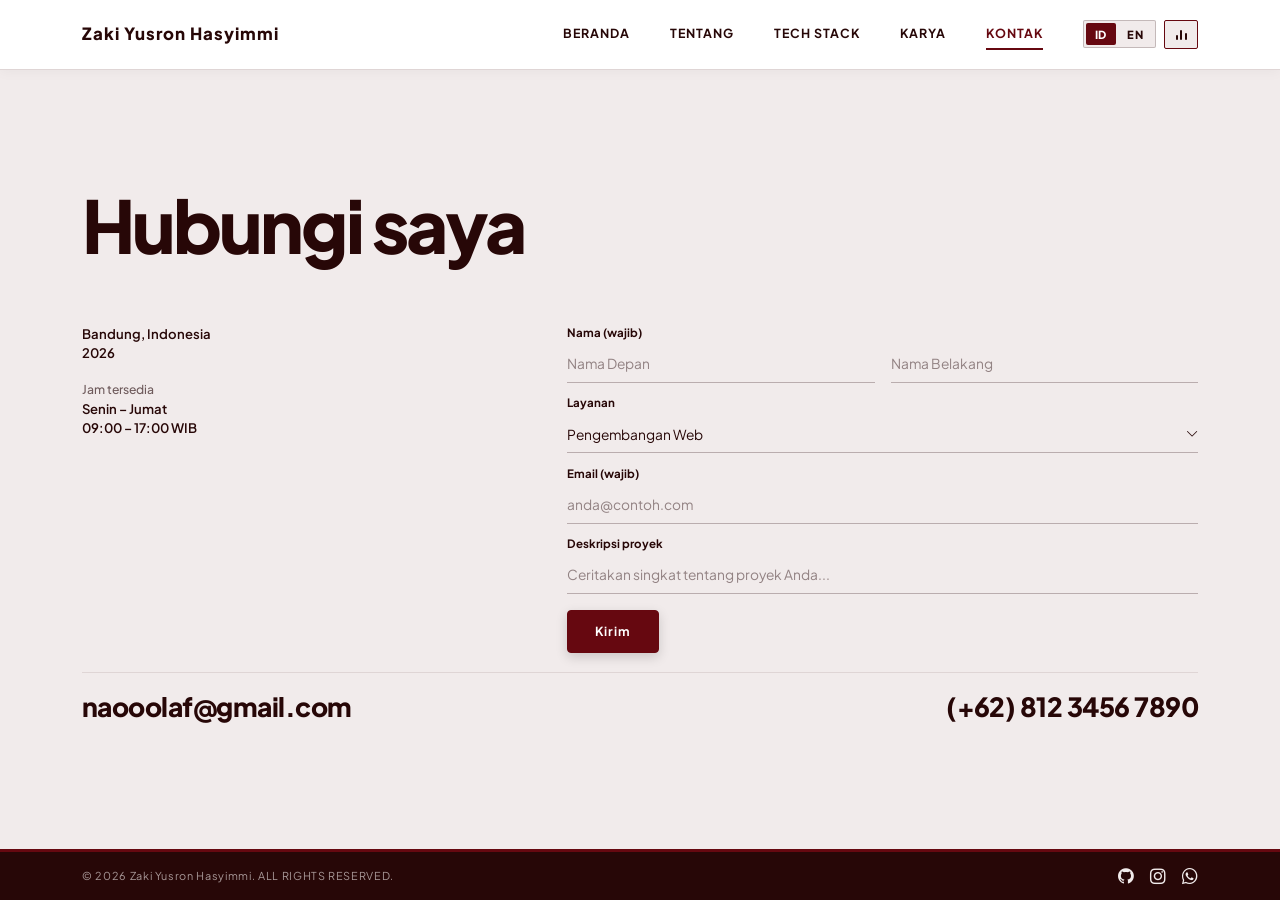
<file: contact.html>
<!DOCTYPE html>
<html lang="id">
<head>
  <meta charset="UTF-8" />
  <meta name="viewport" content="width=device-width, initial-scale=1.0" />
  <title>Kontak — Zaki Yusron Hasyimmi</title>

  <!-- Google Fonts: Bebas Neue (Display) & Plus Jakarta Sans (Clean Body) -->
  <link rel="preconnect" href="https://fonts.googleapis.com" />
  <link rel="preconnect" href="https://fonts.gstatic.com" crossorigin />
  <link
    href="https://fonts.googleapis.com/css2?family=Bebas+Neue&family=Plus+Jakarta+Sans:wght@400;500;600;700;800&display=swap"
    rel="stylesheet"
  />

  <!-- Bootstrap 5 CSS & Bootstrap Icons -->
  <link
    href="https://cdn.jsdelivr.net/npm/bootstrap@5.3.3/dist/css/bootstrap.min.css"
    rel="stylesheet"
  />
  <link
    href="https://cdn.jsdelivr.net/npm/bootstrap-icons@1.11.3/font/bootstrap-icons.min.css"
    rel="stylesheet"
  />

  <!-- Custom Stylesheet -->
  <link rel="stylesheet" href="assets/css/style.css" />
  <script>
    (function () {
      var reducedMotion = window.matchMedia && window.matchMedia("(prefers-reduced-motion: reduce)").matches;
      if (!reducedMotion) {
        document.documentElement.classList.add("is-page-entering", "is-page-entering-soft");
      }
    })();
  </script>
</head>
<body data-page="contact">
  <!-- ==================== NAVBAR ==================== -->
  <header class="site-header sticky-top">
    <nav class="navbar navbar-expand-lg py-3">
      <div class="container">
        <a class="navbar-brand fw-extrabold tracking-wide" href="index.html#home">
          Zaki Yusron Hasyimmi
        </a>

        <button
          class="navbar-toggler border-0 shadow-none"
          type="button"
          data-bs-toggle="collapse"
          data-bs-target="#mainNavbar"
          aria-controls="mainNavbar"
          aria-expanded="false"
          aria-label="Toggle navigation"
        >
          <span class="navbar-toggler-icon"></span>
        </button>

        <div class="collapse navbar-collapse" id="mainNavbar">
          <ul class="navbar-nav ms-auto align-items-lg-center gap-lg-4 mt-3 mt-lg-0">
            <li class="nav-item">
              <a class="nav-link" href="index.html#home" data-i18n="nav.home">BERANDA</a>
            </li>
            <li class="nav-item">
              <a class="nav-link" href="index.html#about" data-i18n="nav.about">TENTANG</a>
            </li>
            <li class="nav-item">
              <a class="nav-link" href="index.html#skills" data-i18n="nav.skills">TECH STACK</a>
            </li>
            <li class="nav-item">
              <a class="nav-link" href="index.html#work" data-i18n="nav.work">KARYA</a>
            </li>
            <li class="nav-item">
              <a class="nav-link active" aria-current="page" href="contact.html" data-i18n="nav.contact">KONTAK</a>
            </li>
            <li class="nav-item ms-lg-2 pt-2 pt-lg-0">
              <div class="d-flex align-items-center gap-2">
                <div class="lang-switcher" role="group" aria-label="Pilih bahasa" data-i18n-aria="lang.groupAria">
                  <button type="button" class="lang-btn is-active" data-lang="id" aria-pressed="true">ID</button>
                  <button type="button" class="lang-btn" data-lang="en" aria-pressed="false">EN</button>
                </div>
                <button
                  type="button"
                  id="audioToggleBtn"
                  class="audio-toggle-btn"
                  aria-label="Putar atau bisukan musik latar"
                  aria-pressed="false"
                  data-i18n-aria="audio.toggleAria"
                  data-audio-toggle
                >
                  <span class="audio-eq" aria-hidden="true"><span></span><span></span><span></span></span>
                </button>
              </div>
            </li>
          </ul>
        </div>
      </div>
    </nav>
  </header>

  <!-- ==================== CONTACT PAGE (1-Screen Fit) ==================== -->
  <div class="contact-page-shell">
    <main class="cta-section">
      <div class="container">
        <!-- Giant Editorial Title -->
        <h1 class="contact-giant-title" data-i18n="contact.heading">Contact me</h1>

        <!-- 2-Column Middle: Info Left + Underline Form Right -->
        <div class="row g-4 g-lg-5 align-items-start mt-1">
          <div class="col-lg-5">
            <div class="contact-info-stack">
              <div class="contact-info-block">
                <p class="contact-info-text mb-0">Bandung, Indonesia</p>
                <p class="contact-info-text mb-0">2026</p>
              </div>

              <div class="contact-info-block">
                <p class="contact-info-muted mb-0" data-i18n="contact.hoursLabel">Available hours</p>
                <p class="contact-info-text mb-0" data-i18n="contact.hoursDays">Monday &ndash; Friday</p>
                <p class="contact-info-text mb-0" data-i18n="contact.hoursTime">09:00 AM &ndash; 05:00 PM WIB</p>
              </div>
            </div>
          </div>

          <div class="col-lg-7">
            <form id="editorialContactForm" class="editorial-contact-form" novalidate>
              <div class="mb-3">
                <span class="editorial-field-label" data-i18n="contact.nameLabel">Name (required)</span>
                <div class="row g-3">
                  <div class="col-sm-6">
                    <input
                      type="text"
                      id="edFirstName"
                      class="editorial-underline-input"
                      placeholder="First Name"
                      data-i18n-placeholder="contact.firstNamePh"
                      required
                    />
                  </div>
                  <div class="col-sm-6">
                    <input
                      type="text"
                      id="edLastName"
                      class="editorial-underline-input"
                      placeholder="Last Name"
                      data-i18n-placeholder="contact.lastNamePh"
                    />
                  </div>
                </div>
              </div>

              <div class="mb-3">
                <label class="editorial-field-label" id="serviceDropdownLabelText" data-i18n="contact.serviceLabel">Service</label>
                <div class="service-dropdown" id="serviceDropdown">
                  <input type="hidden" id="edService" value="Web Development" />
                  <button
                    type="button"
                    class="editorial-underline-input service-dropdown-trigger"
                    id="serviceDropdownBtn"
                    aria-haspopup="listbox"
                    aria-expanded="false"
                    aria-labelledby="serviceDropdownLabelText serviceDropdownLabel"
                  >
                    <span id="serviceDropdownLabel" data-i18n="contact.service1">Web Development</span>
                    <i class="bi bi-chevron-down service-dropdown-caret" aria-hidden="true"></i>
                  </button>
                  <ul class="service-dropdown-menu list-unstyled mb-0" role="listbox">
                    <li>
                      <button type="button" class="service-dropdown-item is-selected" data-value="Web Development" role="option" aria-selected="true">
                        <span data-i18n="contact.service1">Web Development</span>
                        <i class="bi bi-check2" aria-hidden="true"></i>
                      </button>
                    </li>
                    <li>
                      <button type="button" class="service-dropdown-item" data-value="UI/UX Design" role="option" aria-selected="false">
                        <span data-i18n="contact.service2">UI/UX Design</span>
                        <i class="bi bi-check2" aria-hidden="true"></i>
                      </button>
                    </li>
                    <li>
                      <button type="button" class="service-dropdown-item" data-value="Fullstack Laravel" role="option" aria-selected="false">
                        <span data-i18n="contact.service3">Fullstack Laravel</span>
                        <i class="bi bi-check2" aria-hidden="true"></i>
                      </button>
                    </li>
                    <li>
                      <button type="button" class="service-dropdown-item" data-value="Consultation" role="option" aria-selected="false">
                        <span data-i18n="contact.service4">Consultation</span>
                        <i class="bi bi-check2" aria-hidden="true"></i>
                      </button>
                    </li>
                  </ul>
                </div>
              </div>

              <div class="mb-3">
                <label for="edEmail" class="editorial-field-label" data-i18n="contact.emailLabel">Email (required)</label>
                <input
                  type="email"
                  id="edEmail"
                  class="editorial-underline-input"
                  placeholder="you@example.com"
                  data-i18n-placeholder="contact.emailPh"
                  required
                />
              </div>

              <div class="mb-3">
                <label for="edProjectDesc" class="editorial-field-label" data-i18n="contact.descLabel">Project description</label>
                <input
                  type="text"
                  id="edProjectDesc"
                  class="editorial-underline-input"
                  placeholder="Tell me briefly about your project..."
                  data-i18n-placeholder="contact.descPh"
                  required
                />
              </div>

              <div
                id="edFormFeedback"
                class="small mb-2 d-none"
                role="status"
                aria-live="polite"
              ></div>

              <button type="submit" class="btn btn-solid-dark mt-1"><span data-i18n="contact.submit">Submit</span></button>
            </form>
          </div>
        </div>

        <!-- Big Contact Row (Email Left + Phone/WA Right) -->
        <div class="contact-big-row d-flex flex-wrap justify-content-between align-items-baseline gap-3">
          <a href="mailto:naooolaf@gmail.com" class="contact-big-link">
            naooolaf@gmail.com
          </a>
          <a
            href="https://wa.me/6281234567890"
            target="_blank"
            rel="noopener noreferrer"
            class="contact-big-link"
          >
            (+62) 812 3456 7890
          </a>
        </div>
      </div>
    </main>

    <!-- ==================== MINIMAL EDITORIAL FOOTER ==================== -->
    <footer class="site-footer py-3">
      <div class="container">
        <div class="d-flex flex-wrap justify-content-between align-items-center gap-3">
          <span class="footer-copy">&copy; 2026 Zaki Yusron Hasyimmi. ALL RIGHTS RESERVED.</span>

          <div class="d-flex align-items-center gap-3 footer-social-icons">
            <a href="https://github.com/zysrnh" target="_blank" rel="noopener noreferrer" aria-label="GitHub">
              <i class="bi bi-github"></i>
            </a>
            <a
              href="https://www.instagram.com/yrsnhh_?cplk=MWlnZGRrOWpvcnQ5Yw=="
              target="_blank"
              rel="noopener noreferrer"
              aria-label="Instagram"
            >
              <i class="bi bi-instagram"></i>
            </a>
            <a href="https://wa.me/6281234567890" target="_blank" rel="noopener noreferrer" aria-label="WhatsApp">
              <i class="bi bi-whatsapp"></i>
            </a>
          </div>
        </div>
      </div>
    </footer>
  </div>

  <!-- ==================== MOBILE APP BOTTOM TOOLBAR ==================== -->
  <nav class="mobile-app-bar" id="mobileAppBar" aria-label="Navigasi Seluler" data-i18n-aria="nav.mobileAria">
    <div class="mobile-app-bar-inner">
      <a href="index.html#home" class="mobile-app-item">
        <i class="bi bi-house" aria-hidden="true"></i>
        <span class="mobile-app-label" data-i18n="mobile.home">Beranda</span>
      </a>
      <a href="index.html#about" class="mobile-app-item">
        <i class="bi bi-person" aria-hidden="true"></i>
        <span class="mobile-app-label" data-i18n="mobile.about">Tentang</span>
      </a>
      <a href="index.html#skills" class="mobile-app-item">
        <i class="bi bi-layers" aria-hidden="true"></i>
        <span class="mobile-app-label" data-i18n="mobile.stack">Stack</span>
      </a>
      <a href="index.html#work" class="mobile-app-item">
        <i class="bi bi-grid" aria-hidden="true"></i>
        <span class="mobile-app-label" data-i18n="mobile.work">Karya</span>
      </a>
      <a href="contact.html" class="mobile-app-item is-active" aria-current="page">
        <i class="bi bi-envelope" aria-hidden="true"></i>
        <span class="mobile-app-label" data-i18n="mobile.contact">Kontak</span>
      </a>
      <div class="mobile-app-lang" role="group" aria-label="Pilih bahasa" data-i18n-aria="lang.groupAria">
        <button type="button" class="lang-btn is-active" data-lang="id" aria-pressed="true">ID</button>
        <button type="button" class="lang-btn" data-lang="en" aria-pressed="false">EN</button>
      </div>
    </div>
  </nav>

  <!-- ==================== BACK TO TOP BUTTON ==================== -->
  <button
    type="button"
    id="scrollTopBtn"
    class="scroll-top-btn"
    aria-label="Kembali ke atas"
    data-i18n-aria="common.scrollTopAria"
  >
    <span class="scroll-top-btn-progress" aria-hidden="true"></span>
    <i class="bi bi-arrow-up scroll-top-btn-icon" aria-hidden="true"></i>
  </button>

  <!-- ==================== MOBILE FLOATING AUDIO TOGGLE ==================== -->
  <button
    type="button"
    id="audioFloatBtn"
    class="audio-float-btn"
    aria-label="Putar atau bisukan musik latar"
    aria-pressed="false"
    data-i18n-aria="audio.toggleAria"
    data-audio-toggle
  >
    <span class="audio-eq" aria-hidden="true"><span></span><span></span><span></span></span>
  </button>

  <audio id="bgAudio" autoplay loop preload="auto" aria-hidden="true">
    <source src="assets/audio/bgm.m4a" type="audio/mp4" />
  </audio>

  <!-- ==================== EDITORIAL PAGE TRANSITION CURTAIN ==================== -->
  <div id="pageTransitionCurtain" class="page-transition-curtain page-transition-curtain--soft" aria-hidden="true">
    <div class="page-transition-accent"></div>
    <div class="page-transition-panel">
      <span class="page-transition-tag">PORTFOLIO // 2026</span>
    </div>
  </div>

  <!-- Bootstrap 5 JS Bundle -->
  <script src="https://cdn.jsdelivr.net/npm/bootstrap@5.3.3/dist/js/bootstrap.bundle.min.js"></script>
  <!-- Custom Script -->
  <script src="assets/js/main.js"></script>
</body>
</html>
</file>
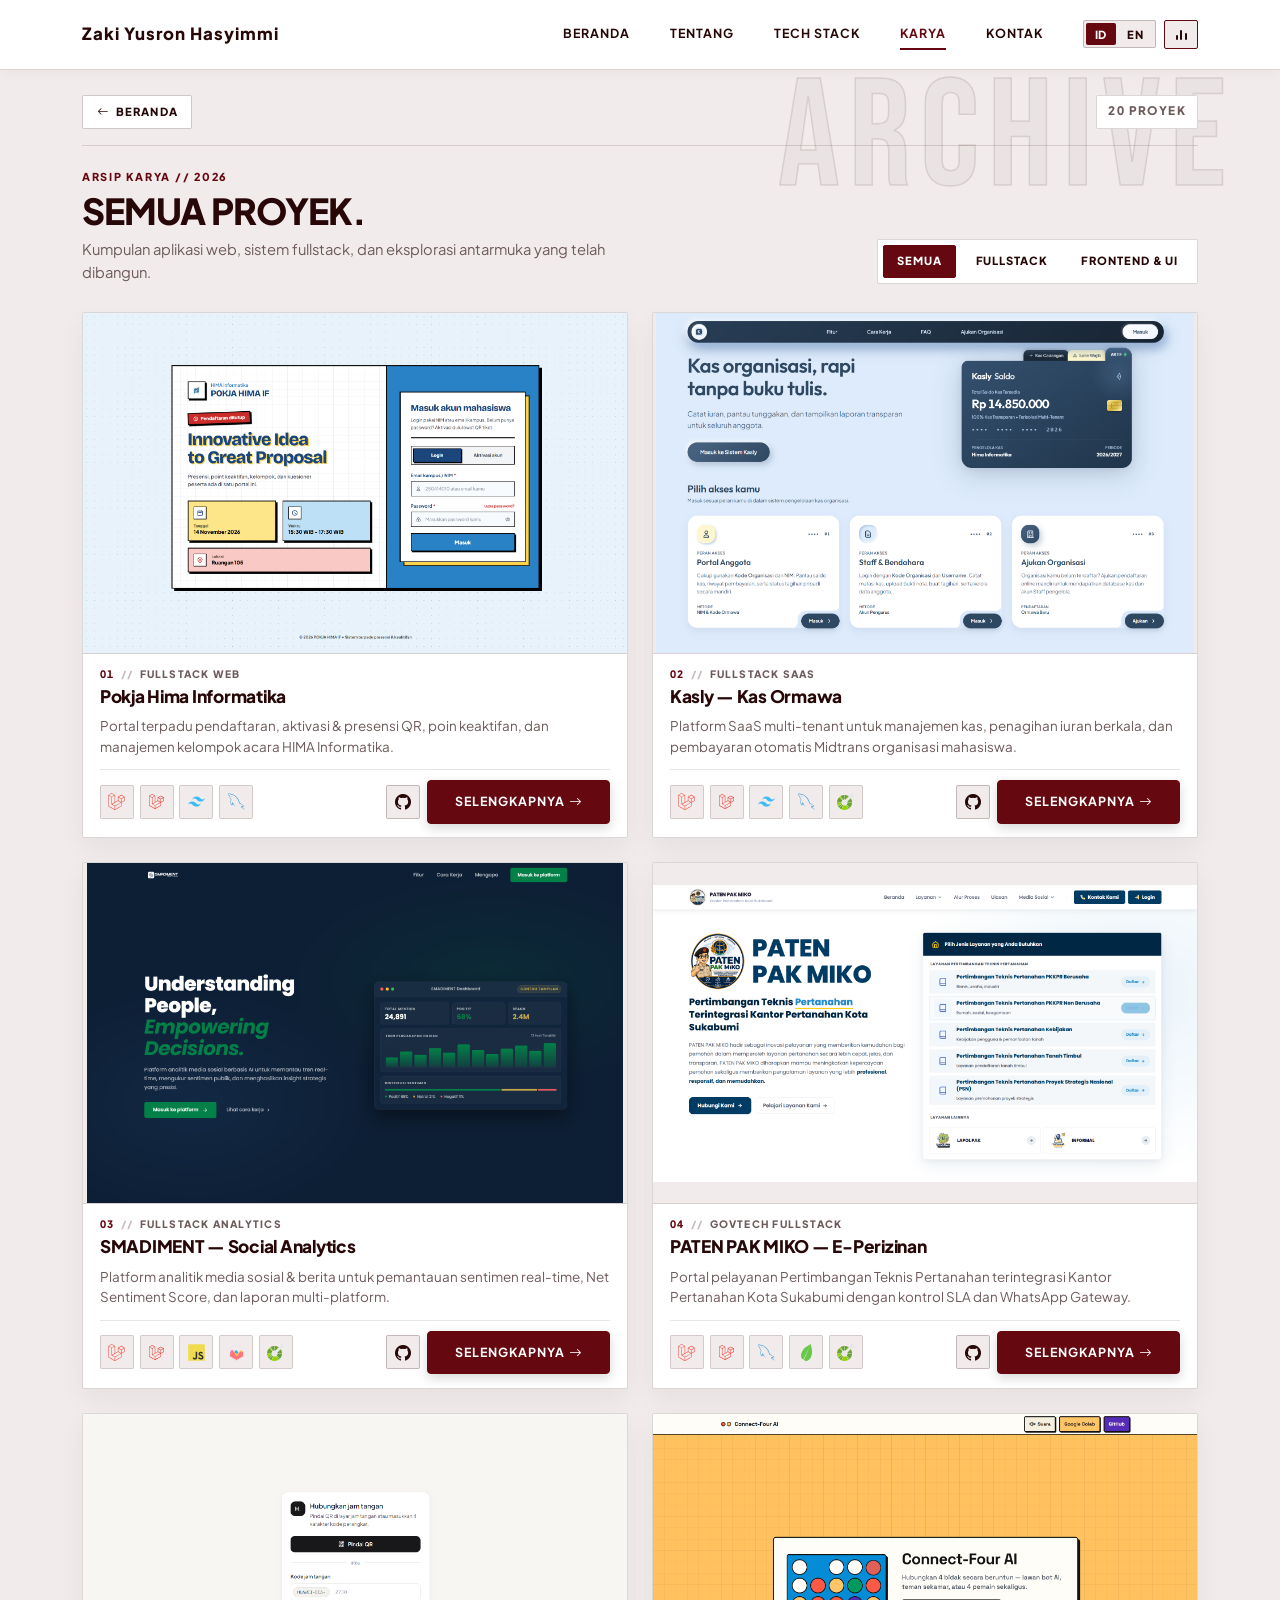
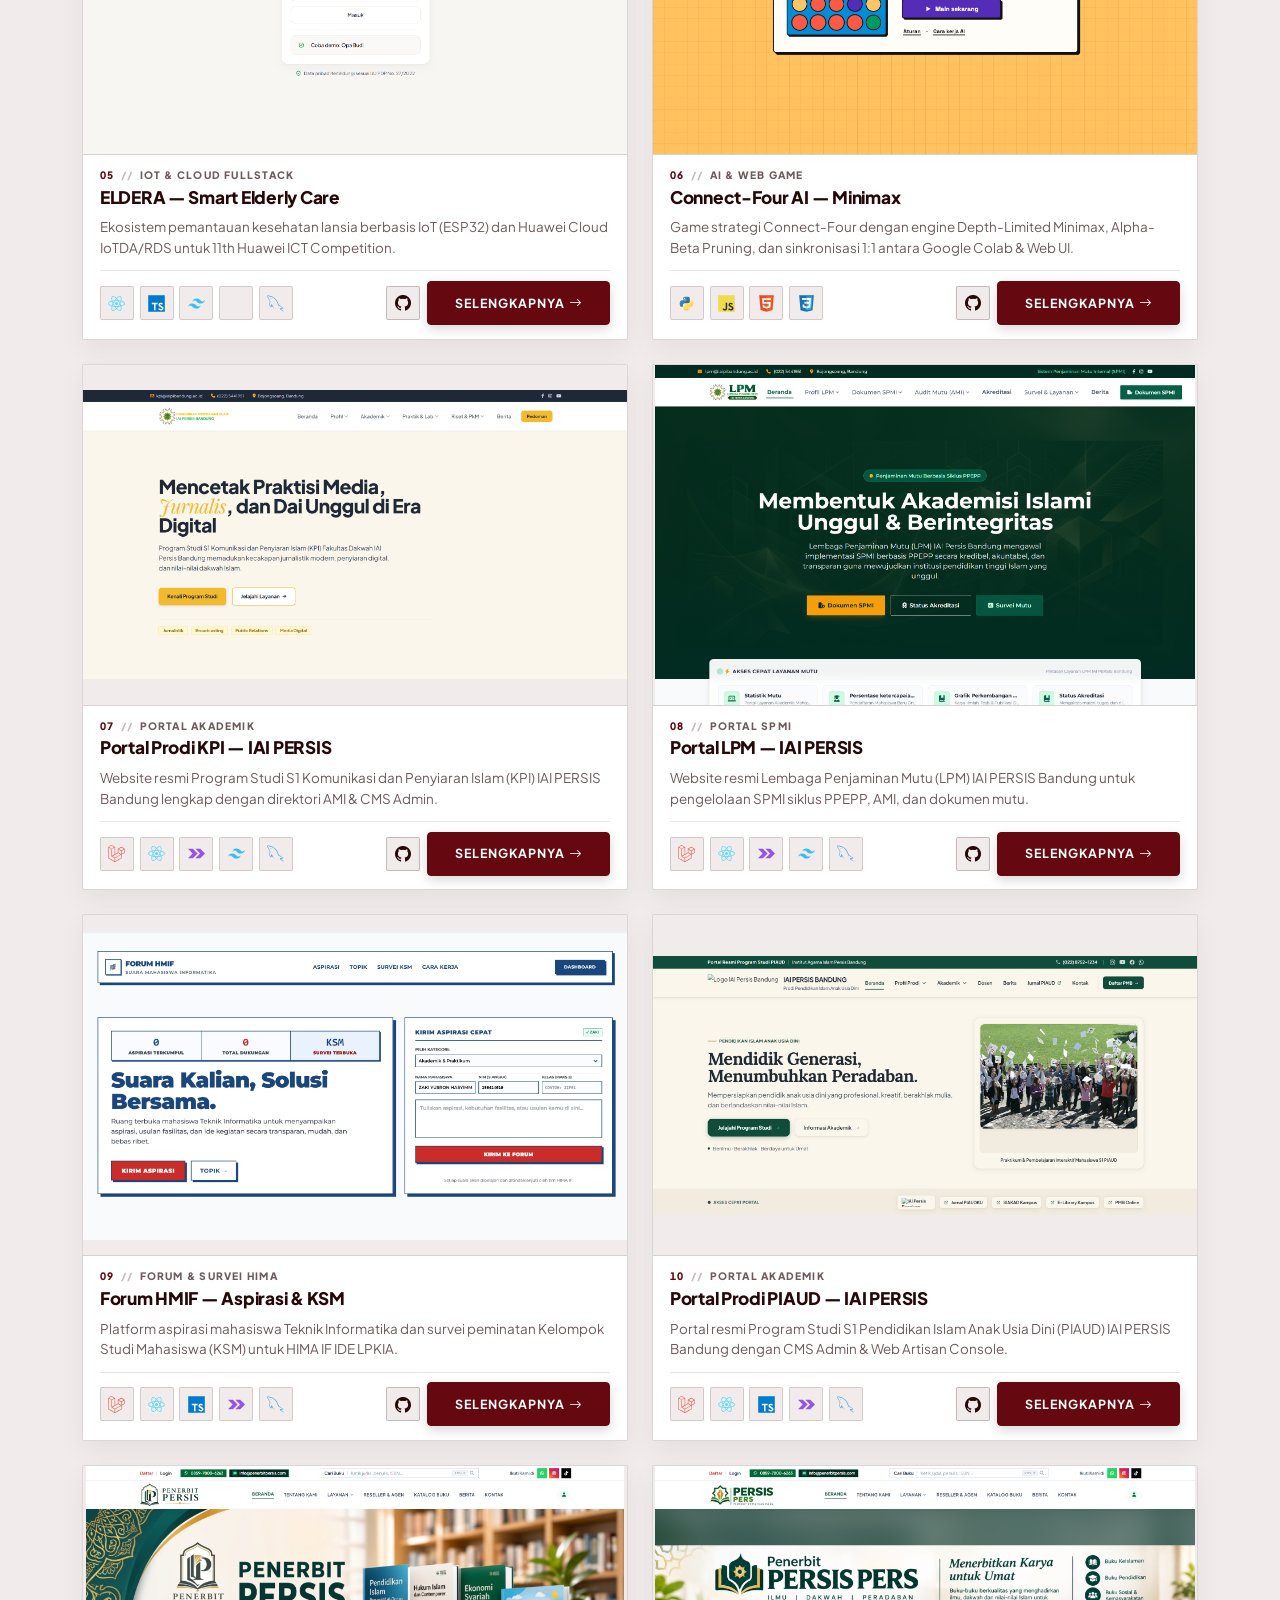
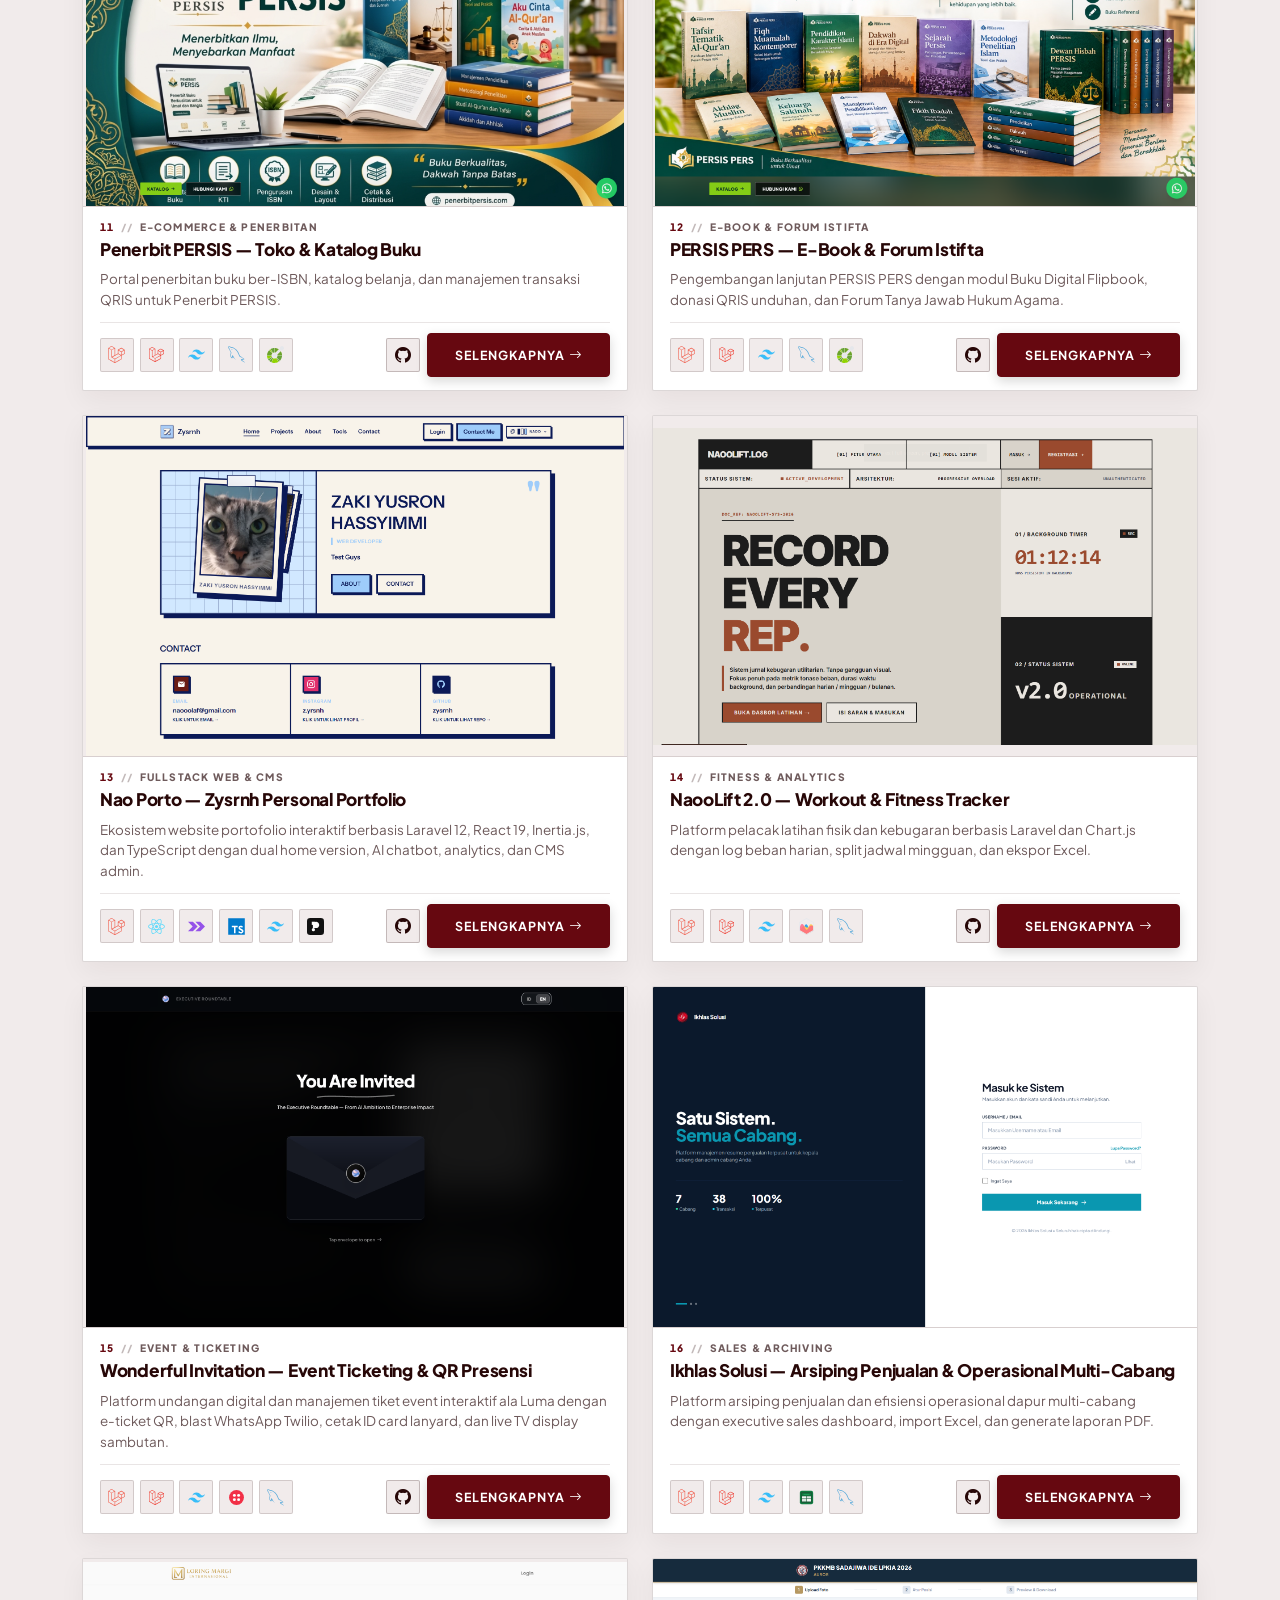
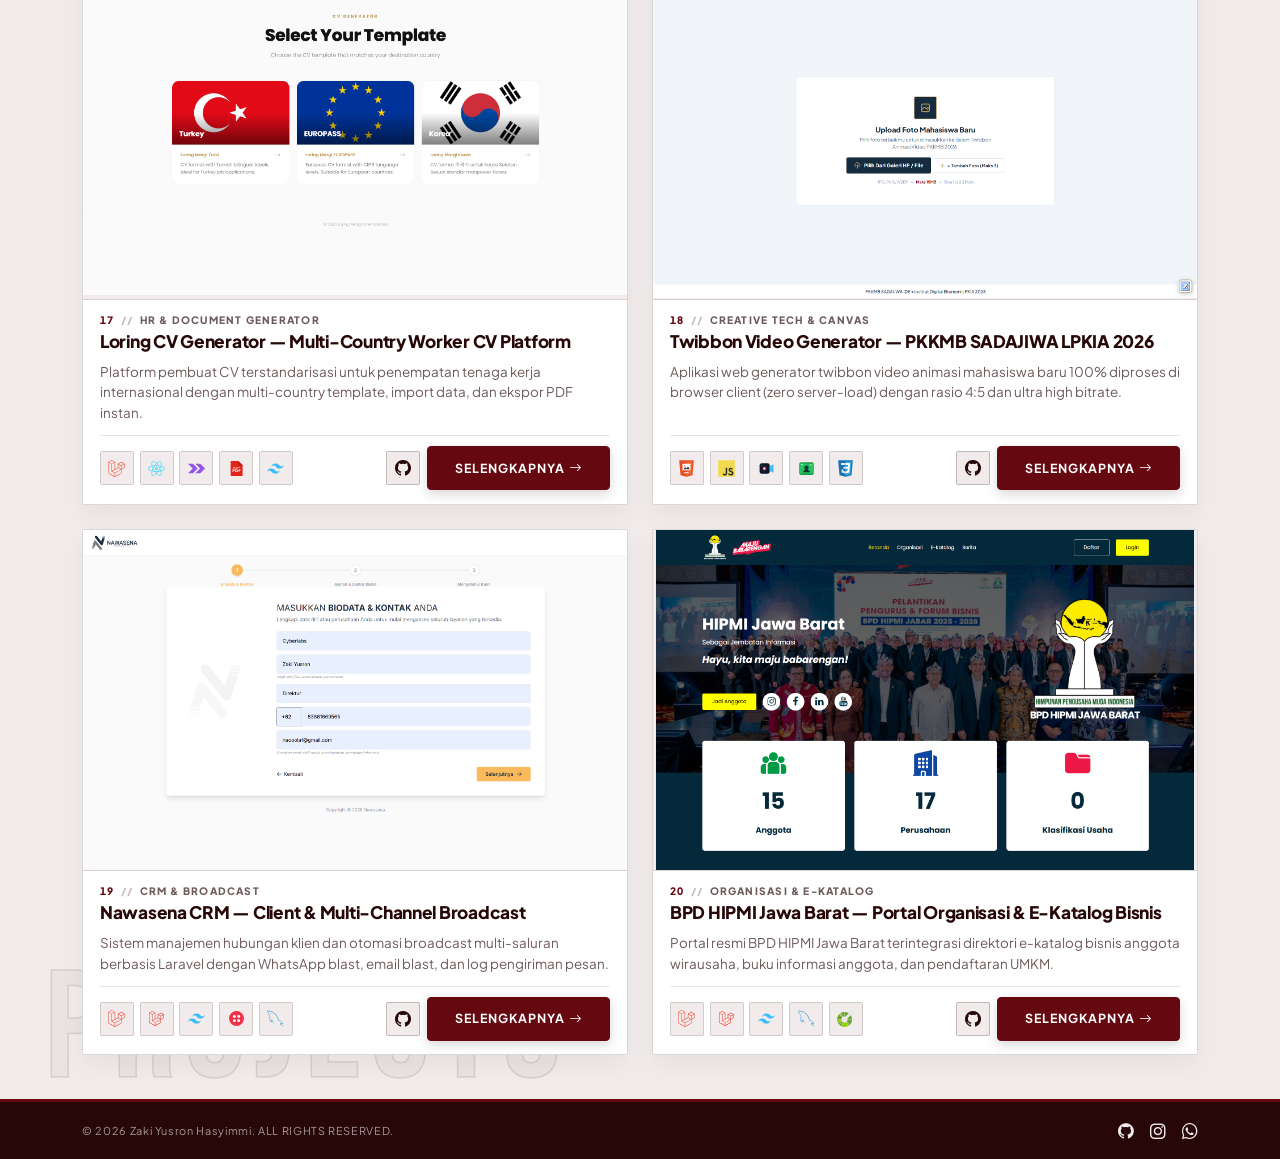
<file: projects.html>
<!DOCTYPE html>
<html lang="id">
<head>
  <meta charset="UTF-8" />
  <meta name="viewport" content="width=device-width, initial-scale=1.0" />
  <title data-i18n="projectsPage.title">Semua Proyek — Zaki Yusron Hasyimmi</title>

  <!-- Google Fonts: Bebas Neue (Display) & Plus Jakarta Sans (Clean Body) -->
  <link rel="preconnect" href="https://fonts.googleapis.com" />
  <link rel="preconnect" href="https://fonts.gstatic.com" crossorigin />
  <link
    href="https://fonts.googleapis.com/css2?family=Bebas+Neue&family=Plus+Jakarta+Sans:wght@400;500;600;700;800&display=swap"
    rel="stylesheet"
  />

  <!-- Bootstrap 5 CSS & Bootstrap Icons -->
  <link
    href="https://cdn.jsdelivr.net/npm/bootstrap@5.3.3/dist/css/bootstrap.min.css"
    rel="stylesheet"
  />
  <link
    href="https://cdn.jsdelivr.net/npm/bootstrap-icons@1.11.3/font/bootstrap-icons.min.css"
    rel="stylesheet"
  />

  <!-- Custom Stylesheet -->
  <link rel="stylesheet" href="assets/css/style.css" />
  <script>
    (function () {
      var reducedMotion = window.matchMedia && window.matchMedia("(prefers-reduced-motion: reduce)").matches;
      if (!reducedMotion) {
        document.documentElement.classList.add("is-page-entering", "is-page-entering-soft");
      }
    })();
  </script>
</head>
<body data-page="projects">
  <!-- ==================== NAVBAR ==================== -->
  <header class="site-header sticky-top">
    <nav class="navbar navbar-expand-lg py-3">
      <div class="container">
        <a class="navbar-brand fw-extrabold tracking-wide" href="index.html#home">
          Zaki Yusron Hasyimmi
        </a>

        <button
          class="navbar-toggler border-0 shadow-none"
          type="button"
          data-bs-toggle="collapse"
          data-bs-target="#mainNavbar"
          aria-controls="mainNavbar"
          aria-expanded="false"
          aria-label="Toggle navigation"
        >
          <span class="navbar-toggler-icon"></span>
        </button>

        <div class="collapse navbar-collapse" id="mainNavbar">
          <ul class="navbar-nav ms-auto align-items-lg-center gap-lg-4 mt-3 mt-lg-0">
            <li class="nav-item">
              <a class="nav-link" href="index.html#home" data-i18n="nav.home">BERANDA</a>
            </li>
            <li class="nav-item">
              <a class="nav-link" href="index.html#about" data-i18n="nav.about">TENTANG</a>
            </li>
            <li class="nav-item">
              <a class="nav-link" href="index.html#skills" data-i18n="nav.skills">TECH STACK</a>
            </li>
            <li class="nav-item">
              <a class="nav-link active" aria-current="page" href="projects.html" data-i18n="nav.work">KARYA</a>
            </li>
            <li class="nav-item">
              <a class="nav-link" href="contact.html" data-i18n="nav.contact">KONTAK</a>
            </li>
            <li class="nav-item ms-lg-2 pt-2 pt-lg-0">
              <div class="d-flex align-items-center gap-2">
                <div class="lang-switcher" role="group" aria-label="Pilih bahasa" data-i18n-aria="lang.groupAria">
                  <button type="button" class="lang-btn is-active" data-lang="id" aria-pressed="true">ID</button>
                  <button type="button" class="lang-btn" data-lang="en" aria-pressed="false">EN</button>
                </div>
                <button
                  type="button"
                  id="audioToggleBtn"
                  class="audio-toggle-btn"
                  aria-label="Putar atau bisukan musik latar"
                  aria-pressed="false"
                  data-i18n-aria="audio.toggleAria"
                  data-audio-toggle
                >
                  <span class="audio-eq" aria-hidden="true"><span></span><span></span><span></span></span>
                </button>
              </div>
            </li>
          </ul>
        </div>
      </div>
    </nav>
  </header>

  <!-- ==================== ALL PROJECTS ARCHIVE PAGE ==================== -->
  <div class="projects-page-shell">
    <main class="projects-archive-section">
      <div class="work-ambient-bg" aria-hidden="true">
        <div class="work-backdrop-word work-backdrop-word--top">ARCHIVE</div>
        <div class="work-backdrop-word work-backdrop-word--bottom">PROJECTS</div>
      </div>

      <div class="container position-relative work-container">
        <div class="projects-archive-topbar">
          <a href="index.html#work" class="projects-archive-back">
            <i class="bi bi-arrow-left" aria-hidden="true"></i>
            <span data-i18n="projectsPage.backHome">BERANDA</span>
          </a>
          <span class="portfolio-counter" id="projectsArchiveCounter">06 PROYEK</span>
        </div>

        <div class="projects-archive-header d-flex flex-wrap justify-content-between align-items-end gap-3">
          <div>
            <div class="projects-archive-kicker" data-i18n="projectsPage.kicker">ARSIP KARYA // 2026</div>
            <h1 class="skills-section-title mb-2" data-i18n="projectsPage.heading">SEMUA PROYEK.</h1>
            <p class="projects-archive-subtitle mb-0" data-i18n="projectsPage.subtitle">
              Kumpulan aplikasi web, sistem fullstack, dan eksplorasi antarmuka yang telah dibangun.
            </p>
          </div>

          <div
            class="projects-filter-group"
            id="projectsFilterGroup"
            role="group"
            aria-label="Filter kategori proyek"
            data-i18n-aria="projectsPage.filterAria"
          >
            <button type="button" class="projects-filter-btn is-active" data-project-filter="all" aria-pressed="true" data-i18n="projectsPage.filterAll">
              Semua
            </button>
            <button type="button" class="projects-filter-btn" data-project-filter="fullstack" aria-pressed="false" data-i18n="projectsPage.filterFullstack">
              Fullstack
            </button>
            <button type="button" class="projects-filter-btn" data-project-filter="web" aria-pressed="false" data-i18n="projectsPage.filterWeb">
              Frontend &amp; UI
            </button>
          </div>
        </div>

        <div id="projectsArchiveGrid" class="projects-archive-grid"></div>
      </div>
    </main>

    <!-- ==================== MINIMAL EDITORIAL FOOTER ==================== -->
    <footer class="site-footer py-3">
      <div class="container">
        <div class="d-flex flex-wrap justify-content-between align-items-center gap-3">
          <span class="footer-copy">&copy; 2026 Zaki Yusron Hasyimmi. ALL RIGHTS RESERVED.</span>

          <div class="d-flex align-items-center gap-3 footer-social-icons">
            <a href="https://github.com/zysrnh" target="_blank" rel="noopener noreferrer" aria-label="GitHub">
              <i class="bi bi-github"></i>
            </a>
            <a
              href="https://www.instagram.com/yrsnhh_?cplk=MWlnZGRrOWpvcnQ5Yw=="
              target="_blank"
              rel="noopener noreferrer"
              aria-label="Instagram"
            >
              <i class="bi bi-instagram"></i>
            </a>
            <a href="https://wa.me/6281234567890" target="_blank" rel="noopener noreferrer" aria-label="WhatsApp">
              <i class="bi bi-whatsapp"></i>
            </a>
          </div>
        </div>
      </div>
    </footer>
  </div>

  <!-- ==================== MOBILE APP BOTTOM TOOLBAR ==================== -->
  <nav class="mobile-app-bar" id="mobileAppBar" aria-label="Navigasi Seluler" data-i18n-aria="nav.mobileAria">
    <div class="mobile-app-bar-inner">
      <a href="index.html#home" class="mobile-app-item">
        <i class="bi bi-house" aria-hidden="true"></i>
        <span class="mobile-app-label" data-i18n="mobile.home">Beranda</span>
      </a>
      <a href="index.html#about" class="mobile-app-item">
        <i class="bi bi-person" aria-hidden="true"></i>
        <span class="mobile-app-label" data-i18n="mobile.about">Tentang</span>
      </a>
      <a href="index.html#skills" class="mobile-app-item">
        <i class="bi bi-layers" aria-hidden="true"></i>
        <span class="mobile-app-label" data-i18n="mobile.stack">Stack</span>
      </a>
      <a href="projects.html" class="mobile-app-item is-active" aria-current="page">
        <i class="bi bi-grid" aria-hidden="true"></i>
        <span class="mobile-app-label" data-i18n="mobile.work">Karya</span>
      </a>
      <a href="contact.html" class="mobile-app-item">
        <i class="bi bi-envelope" aria-hidden="true"></i>
        <span class="mobile-app-label" data-i18n="mobile.contact">Kontak</span>
      </a>
      <div class="mobile-app-lang" role="group" aria-label="Pilih bahasa" data-i18n-aria="lang.groupAria">
        <button type="button" class="lang-btn is-active" data-lang="id" aria-pressed="true">ID</button>
        <button type="button" class="lang-btn" data-lang="en" aria-pressed="false">EN</button>
      </div>
    </div>
  </nav>

  <!-- ==================== BACK TO TOP BUTTON ==================== -->
  <button
    type="button"
    id="scrollTopBtn"
    class="scroll-top-btn"
    aria-label="Kembali ke atas"
    data-i18n-aria="common.scrollTopAria"
  >
    <span class="scroll-top-btn-progress" aria-hidden="true"></span>
    <i class="bi bi-arrow-up scroll-top-btn-icon" aria-hidden="true"></i>
  </button>

  <!-- ==================== MOBILE FLOATING AUDIO TOGGLE ==================== -->
  <button
    type="button"
    id="audioFloatBtn"
    class="audio-float-btn"
    aria-label="Putar atau bisukan musik latar"
    aria-pressed="false"
    data-i18n-aria="audio.toggleAria"
    data-audio-toggle
  >
    <span class="audio-eq" aria-hidden="true"><span></span><span></span><span></span></span>
  </button>

  <audio id="bgAudio" autoplay loop preload="auto" aria-hidden="true">
    <source src="assets/audio/bgm.m4a" type="audio/mp4" />
  </audio>

  <!-- ==================== EDITORIAL PAGE TRANSITION CURTAIN ==================== -->
  <div id="pageTransitionCurtain" class="page-transition-curtain page-transition-curtain--soft" aria-hidden="true">
    <div class="page-transition-accent"></div>
    <div class="page-transition-panel">
      <span class="page-transition-tag">PORTFOLIO // 2026</span>
    </div>
  </div>

  <!-- Bootstrap 5 JS Bundle -->
  <script src="https://cdn.jsdelivr.net/npm/bootstrap@5.3.3/dist/js/bootstrap.bundle.min.js"></script>
  <!-- Custom Script -->
  <script src="assets/js/main.js"></script>
</body>
</html>
</file>
<file: assets/css/style.css>
/* ==========================================================================
   Modern Tech Editorial Portfolio Stylesheet
   Editorial Dark Red - Stone - Deep Red Palette:
   - Dark Red: #270707 (dark anchor sections, primary typography)
   - Stone: #F1EBEB (warm editorial canvas & light surfaces)
   - Deep Red: #660810 (bold wine accent, secondary panel, CTAs)
   - White: #FFFFFF (crisp contrast cards, navbar, dropdown menu)
   ========================================================================== */

:root {
  /* Core palette */
  --dark-red: #270707;
  --stone: #f1ebeb;
  --deep-red: #660810;
  --white: #ffffff;

  /* Solid derivatives (no gradients) */
  --dark-red-hover: #180404;
  --deep-red-hover: #4e050b;
  --muted: #6e5a5b;
  --line: #dfd5d5;
  --line-on-dark: rgba(241, 235, 235, 0.16);

  /* Neutral dark shadows only */
  --shadow-soft: 0 8px 24px rgba(0, 0, 0, 0.06);
  --shadow-hover: 0 14px 32px rgba(0, 0, 0, 0.14);
  --shadow-btn: 0 4px 12px rgba(0, 0, 0, 0.16);
  --font-display: "Bebas Neue", Impact, sans-serif;
  --font-body: "Plus Jakarta Sans", system-ui, -apple-system, sans-serif;
}

html {
  scroll-behavior: smooth;
  scroll-padding-top: 64px;
  scroll-snap-type: y proximity;
  scrollbar-width: none !important;
  -ms-overflow-style: none !important;
}

body {
  font-family: var(--font-body);
  color: var(--dark-red);
  background-color: var(--white);
  line-height: 1.6;
  overflow-x: hidden;
  scrollbar-width: none !important;
  -ms-overflow-style: none !important;
}

/* ==================== GLOBAL SCROLLBAR HIDING (CLEAN FLAT UI) ==================== */
* {
  scrollbar-width: none !important;
  -ms-overflow-style: none !important;
}

::-webkit-scrollbar,
*::-webkit-scrollbar {
  display: none !important;
  width: 0 !important;
  height: 0 !important;
  background: transparent !important;
}

::selection {
  background-color: var(--deep-red);
  color: var(--white);
}

/* ==================== UTILITIES & BUTTONS ==================== */
.fw-extrabold {
  font-weight: 800;
}

.tracking-wide {
  letter-spacing: 0.06em;
}

.py-section {
  padding: 5.5rem 0;
}

.text-muted-custom {
  color: var(--muted);
  font-size: 0.95rem;
}

.section-title {
  font-weight: 800;
  font-size: clamp(1.5rem, 2.5vw, 1.95rem);
  letter-spacing: 0.04em;
  color: var(--dark-red);
}

.title-underline {
  width: 64px;
  height: 3px;
  border-radius: 0;
  background-color: var(--deep-red);
}

/* ==================== PRELOADER (DUAL-TONE SPLIT CURTAIN) ==================== */
html.is-preloading,
html.is-preloading body {
  overflow: hidden;
}

.site-preloader {
  position: fixed;
  inset: 0;
  z-index: 9999;
  display: none;
  pointer-events: auto;
}

html.is-preloading .site-preloader,
.site-preloader.is-active,
.site-preloader.is-splitting {
  display: block;
}

.site-preloader.is-splitting {
  pointer-events: none;
}

.site-preloader-pane {
  position: absolute;
  left: 0;
  width: 100%;
  height: 50%;
  display: flex;
  padding: clamp(1.15rem, 3vw, 2rem) 0;
  transition: transform 0.72s cubic-bezier(0.76, 0, 0.24, 1);
  will-change: transform;
  overflow: hidden;
}

.site-preloader-pane::before {
  content: "";
  position: absolute;
  left: 50%;
  top: 0;
  bottom: 0;
  width: 1px;
  pointer-events: none;
}

.site-preloader-pane--top {
  top: 0;
  align-items: flex-start;
  background-color: var(--stone);
  color: var(--dark-red);
  border-bottom: 1px solid rgba(39, 7, 7, 0.18);
  transform: translate3d(0, 0, 0);
}

.site-preloader-pane--top::before {
  background-color: rgba(39, 7, 7, 0.08);
}

.site-preloader-pane--bottom {
  bottom: 0;
  align-items: flex-end;
  background-color: var(--dark-red);
  color: var(--stone);
  border-top: 2px solid var(--deep-red);
  transform: translate3d(0, 0, 0);
}

.site-preloader-pane--bottom::before {
  background-color: rgba(241, 235, 235, 0.08);
}

.site-preloader.is-splitting .site-preloader-pane--top {
  transform: translate3d(0, -100%, 0);
}

.site-preloader.is-splitting .site-preloader-pane--bottom {
  transform: translate3d(0, 100%, 0);
}

.site-preloader-edge {
  display: flex;
  align-items: center;
  justify-content: space-between;
  gap: 1rem;
  position: relative;
  z-index: 1;
}

.site-preloader-brand {
  display: inline-flex;
  align-items: center;
  font-size: 0.7rem;
  font-weight: 800;
  letter-spacing: 0.12em;
  line-height: 1;
}

.site-preloader-brand i {
  color: var(--deep-red);
}

.site-preloader-tag {
  font-size: 0.68rem;
  font-weight: 700;
  letter-spacing: 0.14em;
  text-transform: uppercase;
  opacity: 0.78;
}

.site-preloader-percent {
  font-size: 0.85rem;
  font-weight: 800;
  letter-spacing: 0.08em;
  font-variant-numeric: tabular-nums;
  color: var(--stone);
}

.site-preloader-seam {
  position: absolute;
  left: 0;
  top: 50%;
  width: 100%;
  height: 2px;
  transform: translateY(-50%);
  background-color: rgba(39, 7, 7, 0.14);
  z-index: 2;
  transition: opacity 0.16s ease;
}

.site-preloader-seam-fill {
  width: 100%;
  height: 100%;
  background-color: var(--deep-red);
  transform-origin: center center;
  transform: scaleX(0.04);
  transition: transform 0.22s cubic-bezier(0.22, 1, 0.36, 1);
  will-change: transform;
}

.site-preloader-card {
  position: absolute;
  left: 50%;
  top: 50%;
  transform: translate(-50%, -50%) scale(1);
  z-index: 3;
  min-width: min(84vw, 340px);
  padding: clamp(1.2rem, 3vw, 1.85rem) clamp(1.6rem, 4.5vw, 3rem)
    clamp(1.35rem, 3.2vw, 2rem);
  background-color: var(--white);
  border: 1.5px solid var(--dark-red);
  border-radius: 0;
  box-shadow: 0 18px 44px rgba(0, 0, 0, 0.22);
  display: flex;
  flex-direction: column;
  align-items: flex-start;
  gap: 0.5rem;
  transition: opacity 0.18s ease, transform 0.18s ease;
}

.site-preloader.is-card-exit .site-preloader-card {
  opacity: 0;
  transform: translate(-50%, -50%) scale(0.96);
}

.site-preloader.is-card-exit .site-preloader-seam {
  opacity: 0;
}

.site-preloader-kicker {
  font-size: 0.62rem;
  font-weight: 800;
  letter-spacing: 0.22em;
  color: var(--muted);
  text-transform: uppercase;
  user-select: none;
}

.site-preloader-word {
  display: inline-flex;
  align-items: center;
  min-height: 1.15em;
  font-family: var(--font-body);
  font-weight: 800;
  font-size: clamp(2rem, 5.5vw, 3.15rem);
  letter-spacing: 0.03em;
  line-height: 1;
  color: var(--dark-red);
  text-transform: none;
  user-select: none;
}

.site-preloader-text {
  display: inline-flex;
  align-items: baseline;
}

.site-preloader-dot {
  color: var(--deep-red);
}

.site-preloader-caret {
  display: inline-block;
  width: 3px;
  height: 0.86em;
  margin-left: 0.14em;
  background-color: var(--deep-red);
  animation: preloaderCaretBlink 0.72s steps(1, end) infinite;
}

@keyframes preloaderCaretBlink {
  0%,
  49% {
    opacity: 1;
  }
  50%,
  100% {
    opacity: 0;
  }
}

.site-preloader-card-track {
  position: absolute;
  left: 0;
  right: 0;
  bottom: 0;
  height: 3px;
  background-color: var(--stone);
  overflow: hidden;
}

.site-preloader-card-bar {
  width: 100%;
  height: 100%;
  background-color: var(--deep-red);
  transform-origin: left center;
  transform: scaleX(0.06);
  transition: transform 0.22s cubic-bezier(0.22, 1, 0.36, 1);
  will-change: transform;
}

@media (max-width: 575.98px) {
  .site-preloader-brand {
    font-size: 0.62rem;
    letter-spacing: 0.08em;
  }

  .site-preloader-tag {
    font-size: 0.6rem;
    letter-spacing: 0.1em;
  }
}

html.is-preloading .hero-section.is-hero-play .hero-word-solid,
html.is-preloading .hero-section.is-hero-play .hero-word-outline,
html.is-preloading .hero-section.is-hero-play .hero-portrait-img,
html.is-preloading .hero-section.is-hero-play .hero-inner > .hero-meta,
html.is-preloading .hero-section.is-hero-play .hero-arrow-link,
html.is-preloading .hero-section.is-hero-play .hero-ambient-bg,
html.is-preloading .hero-section.is-hero-play .hero-bg-rings {
  animation: none !important;
  opacity: 0 !important;
}

.hero-section.is-hero-armed:not(.is-hero-play) .hero-word-solid,
.hero-section.is-hero-armed:not(.is-hero-play) .hero-word-outline,
.hero-section.is-hero-armed:not(.is-hero-play) .hero-portrait-img,
.hero-section.is-hero-armed:not(.is-hero-play) .hero-inner > .hero-meta,
.hero-section.is-hero-armed:not(.is-hero-play) .hero-arrow-link,
.hero-section.is-hero-armed:not(.is-hero-play) .hero-ambient-bg,
.hero-section.is-hero-armed:not(.is-hero-play) .hero-bg-rings {
  opacity: 0;
}

/* Primary CTA: Deep Red */
.btn-solid-dark {
  background-color: var(--deep-red);
  color: var(--white);
  border: 1.5px solid var(--deep-red);
  border-radius: 4px;
  font-size: 0.78rem;
  font-weight: 700;
  letter-spacing: 0.08em;
  padding: 0.72rem 1.7rem;
  box-shadow: var(--shadow-btn);
  transition: transform 0.2s ease, background-color 0.2s ease, border-color 0.2s ease, box-shadow 0.2s ease;
}

.btn-solid-dark:hover,
.btn-solid-dark:focus-visible {
  background-color: var(--dark-red);
  border-color: var(--dark-red);
  color: var(--stone);
  transform: translateY(-2px);
  box-shadow: var(--shadow-hover);
}

/* Secondary: Dark Red outline */
.btn-outline-dark-custom {
  background-color: transparent;
  color: var(--dark-red);
  border: 1.5px solid var(--dark-red);
  border-radius: 4px;
  font-size: 0.78rem;
  font-weight: 700;
  letter-spacing: 0.08em;
  padding: 0.72rem 1.7rem;
  transition: transform 0.2s ease, background-color 0.2s ease, color 0.2s ease;
}

.btn-outline-dark-custom:hover,
.btn-outline-dark-custom:focus-visible {
  background-color: var(--dark-red);
  border-color: var(--dark-red);
  color: var(--stone);
  transform: translateY(-2px);
}

.btn-solid-gray {
  background-color: var(--white);
  color: var(--dark-red);
  border: 1.5px solid var(--dark-red);
  border-radius: 4px;
  font-size: 0.78rem;
  font-weight: 700;
  letter-spacing: 0.08em;
  padding: 0.75rem 2rem;
  box-shadow: var(--shadow-soft);
  transition: transform 0.2s ease, background-color 0.2s ease, color 0.2s ease;
}

.btn-solid-gray:hover {
  background-color: var(--dark-red);
  border-color: var(--dark-red);
  color: var(--white);
  transform: translateY(-2px);
}

.btn-gold-solid {
  background-color: var(--deep-red);
  color: var(--white);
  border: 1.5px solid var(--deep-red);
  border-radius: 4px;
  font-size: 0.78rem;
  font-weight: 700;
  letter-spacing: 0.08em;
  padding: 0.75rem 1.85rem;
  box-shadow: var(--shadow-btn);
  transition: transform 0.2s ease, background-color 0.2s ease, color 0.2s ease;
}

.btn-gold-solid:hover {
  background-color: var(--deep-red-hover);
  border-color: var(--deep-red-hover);
  color: var(--white);
  transform: translateY(-2px);
}

/* Outline on dark surfaces: Stone */
.btn-outline-light-custom {
  background-color: transparent;
  color: var(--stone);
  border: 1.5px solid var(--stone);
  border-radius: 4px;
  font-size: 0.78rem;
  font-weight: 700;
  letter-spacing: 0.08em;
  padding: 0.75rem 1.85rem;
  transition: transform 0.2s ease, background-color 0.2s ease, color 0.2s ease;
}

.btn-outline-light-custom:hover {
  background-color: var(--stone);
  border-color: var(--stone);
  color: var(--dark-red);
  transform: translateY(-2px);
}

/* ==================== NAVBAR ==================== */
.site-header {
  background-color: var(--white);
  border-bottom: 1px solid var(--line);
  box-shadow: 0 2px 12px rgba(0, 0, 0, 0.04);
}

.site-header .navbar-brand {
  font-size: 1.05rem;
  color: var(--dark-red);
}

.site-header .nav-link {
  position: relative;
  font-size: 0.78rem;
  font-weight: 700;
  letter-spacing: 0.08em;
  color: var(--dark-red);
  transition: color 0.2s ease;
}

.site-header .nav-link::after {
  content: "";
  position: absolute;
  left: 0.5rem;
  right: 0.5rem;
  bottom: 0.15rem;
  height: 2px;
  background-color: var(--deep-red);
  transform: scaleX(0);
  transform-origin: left;
  transition: transform 0.25s ease;
}

.site-header .nav-link:hover,
.site-header .nav-link.active {
  color: var(--deep-red);
}

.site-header .nav-link:hover::after,
.site-header .nav-link.active::after {
  transform: scaleX(1);
}

.lang-switcher {
  display: inline-flex;
  align-items: center;
  gap: 2px;
  padding: 2px;
  background-color: var(--stone);
  border: 1px solid rgba(39, 7, 7, 0.22);
  border-radius: 2px;
}

.lang-btn {
  border: 0;
  background-color: transparent;
  color: var(--dark-red);
  font-size: 0.7rem;
  font-weight: 800;
  letter-spacing: 0.08em;
  line-height: 1;
  padding: 0.34rem 0.56rem;
  border-radius: 2px;
  cursor: pointer;
  transition: background-color 0.18s ease, color 0.18s ease;
}

.lang-btn:hover:not(.is-active),
.lang-btn:focus-visible:not(.is-active) {
  background-color: rgba(102, 8, 16, 0.09);
  outline: none;
}

.lang-btn.is-active {
  background-color: var(--deep-red);
  color: var(--white);
}

/* ==================== BACKGROUND AUDIO TOGGLE ==================== */
.audio-toggle-btn {
  display: inline-flex;
  align-items: center;
  justify-content: center;
  height: 29px;
  min-width: 34px;
  padding: 0 0.5rem;
  background-color: var(--stone);
  border: 1px solid rgba(39, 7, 7, 0.22);
  border-radius: 2px;
  color: var(--dark-red);
  cursor: pointer;
  transition: background-color 0.18s ease, border-color 0.18s ease, color 0.18s ease, transform 0.14s ease;
}

.audio-toggle-btn:hover,
.audio-toggle-btn:focus-visible {
  background-color: rgba(102, 8, 16, 0.09);
  border-color: var(--deep-red);
  outline: none;
}

.audio-toggle-btn.is-playing {
  background-color: var(--deep-red);
  border-color: var(--deep-red);
  color: var(--white);
}

.audio-toggle-btn.is-playing:hover,
.audio-toggle-btn.is-playing:focus-visible {
  background-color: var(--dark-red);
  border-color: var(--dark-red);
}

.audio-toggle-btn:active {
  transform: scale(0.95);
}

.audio-float-btn {
  display: none;
}

.audio-eq {
  display: inline-flex;
  align-items: flex-end;
  justify-content: center;
  gap: 2.5px;
  height: 12px;
}

.audio-eq span {
  display: block;
  width: 2px;
  background-color: currentColor;
  border-radius: 1px;
  transform-origin: bottom center;
}

.audio-eq span:nth-child(1) {
  height: 5px;
}

.audio-eq span:nth-child(2) {
  height: 10px;
}

.audio-eq span:nth-child(3) {
  height: 7px;
}

.audio-toggle-btn.is-playing .audio-eq span,
.audio-float-btn.is-playing .audio-eq span {
  animation: audioEqPulse 0.85s ease-in-out infinite alternate;
}

.audio-toggle-btn.is-playing .audio-eq span:nth-child(2),
.audio-float-btn.is-playing .audio-eq span:nth-child(2) {
  animation-duration: 0.62s;
  animation-delay: -0.25s;
}

.audio-toggle-btn.is-playing .audio-eq span:nth-child(3),
.audio-float-btn.is-playing .audio-eq span:nth-child(3) {
  animation-duration: 0.98s;
  animation-delay: -0.45s;
}

@keyframes audioEqPulse {
  0% {
    height: 3px;
  }
  100% {
    height: 12px;
  }
}

@keyframes audioAwaitRing {
  0%,
  100% {
    box-shadow: 0 0 0 0 rgba(102, 8, 16, 0.32);
  }
  50% {
    box-shadow: 0 0 0 4px rgba(102, 8, 16, 0.12);
  }
}

.audio-toggle-btn.is-awaiting-gesture:not(.is-playing) {
  border-color: var(--deep-red);
  animation: audioAwaitRing 2.1s ease-in-out infinite;
}

.audio-float-btn.is-awaiting-gesture:not(.is-playing) {
  border-color: var(--stone);
  animation: audioAwaitRing 2.1s ease-in-out infinite;
}

html.is-preloading .audio-float-btn {
  opacity: 0 !important;
  visibility: hidden !important;
  pointer-events: none !important;
}

.mobile-app-bar {
  display: none;
}

/* ==================== BACK TO TOP BUTTON ==================== */
.scroll-top-btn {
  position: fixed;
  right: 1.5rem;
  bottom: 1.5rem;
  z-index: 1025;
  width: 44px;
  height: 44px;
  padding: 0;
  display: inline-flex;
  align-items: center;
  justify-content: center;
  overflow: hidden;
  border-radius: 4px;
  background-color: var(--deep-red);
  color: var(--white);
  border: 1.5px solid rgba(241, 235, 235, 0.72);
  box-shadow: var(--shadow-btn);
  cursor: pointer;
  opacity: 0;
  visibility: hidden;
  pointer-events: none;
  transform: translate3d(0, 14px, 0);
  transition:
    opacity 0.24s ease,
    visibility 0.24s ease,
    transform 0.28s cubic-bezier(0.16, 1, 0.3, 1),
    border-color 0.2s ease,
    box-shadow 0.2s ease;
}

.scroll-top-btn::before {
  content: "";
  position: absolute;
  inset: 0;
  background-color: var(--dark-red);
  transform: translateY(100%);
  transition: transform 0.24s cubic-bezier(0.16, 1, 0.3, 1);
  z-index: 0;
}

.scroll-top-btn-icon {
  position: relative;
  z-index: 1;
  font-size: 1.15rem;
  line-height: 1;
  transition: transform 0.22s ease;
}

.scroll-top-btn-progress {
  position: absolute;
  left: 0;
  right: 0;
  bottom: 0;
  height: 3px;
  background-color: var(--stone);
  transform-origin: left center;
  transform: scaleX(var(--scroll-progress, 0));
  transition: transform 0.08s linear;
  z-index: 2;
  pointer-events: none;
}

.scroll-top-btn.is-visible {
  opacity: 1;
  visibility: visible;
  pointer-events: auto;
  transform: translate3d(0, 0, 0);
}

.scroll-top-btn.is-visible:hover,
.scroll-top-btn.is-visible:focus-visible {
  border-color: var(--stone);
  box-shadow: var(--shadow-hover);
  outline: none;
}

.scroll-top-btn.is-visible:hover::before,
.scroll-top-btn.is-visible:focus-visible::before {
  transform: translateY(0);
}

.scroll-top-btn.is-visible:hover .scroll-top-btn-icon,
.scroll-top-btn.is-visible:focus-visible .scroll-top-btn-icon {
  transform: translateY(-2px);
}

.scroll-top-btn.is-visible:active {
  transform: translate3d(0, 1px, 0) scale(0.96);
}

html.is-preloading .scroll-top-btn {
  opacity: 0 !important;
  visibility: hidden !important;
  pointer-events: none !important;
}

/* ==================== HERO SECTION (Dark Red + Stone + Deep Red) ==================== */
.hero-section {
  background-color: var(--dark-red);
  color: var(--stone);
  height: calc(100vh - 64px);
  min-height: 540px;
  max-height: 820px;
  display: flex;
  align-items: stretch;
  position: relative;
  overflow: hidden;
}

.hero-inner {
  position: relative;
  width: 100%;
  height: 100%;
  pointer-events: none;
}

.hero-meta {
  font-size: 0.85rem;
  font-weight: 500;
  color: rgba(241, 235, 235, 0.82);
  position: relative;
  z-index: 4;
  pointer-events: auto;
}

.hero-meta-link {
  display: inline-flex;
  align-items: center;
  color: var(--stone);
  font-size: 1.28rem;
  line-height: 1;
  text-decoration: none;
  transition: color 0.2s ease, transform 0.2s ease;
}

.hero-meta-link:hover,
.hero-meta-link:focus-visible {
  color: var(--white);
  transform: translateY(-1px);
  outline: none;
}

.hero-arrow-link {
  color: var(--stone);
  font-size: 1.35rem;
  text-decoration: none;
  transition: transform 0.2s ease, color 0.2s ease;
}

.hero-arrow-link:hover {
  color: var(--white);
  transform: translateX(4px);
}

.hero-stage {
  position: relative;
  display: flex;
  align-items: center;
  justify-content: center;
}

.hero-word {
  font-family: var(--font-display);
  font-size: clamp(5rem, 21vw, 18.5rem);
  line-height: 0.88;
  letter-spacing: 0.05em;
  text-transform: uppercase;
  margin: 0;
  user-select: none;
  white-space: nowrap;
}

.hero-word-solid {
  position: relative;
  z-index: 1;
  color: var(--stone);
}

.hero-portrait-wrap {
  position: absolute;
  bottom: 0;
  left: 50%;
  transform: translateX(-50%);
  height: 97%;
  display: flex;
  align-items: flex-end;
  justify-content: center;
  z-index: 2;
  pointer-events: none;
}

.hero-portrait-img {
  height: 100%;
  width: auto;
  max-width: none;
  object-fit: contain;
  object-position: bottom center;
  filter: drop-shadow(0 12px 28px rgba(0, 0, 0, 0.5));
}

.hero-word-outline {
  position: absolute;
  z-index: 3;
  color: transparent;
  -webkit-text-stroke: 1.5px var(--stone);
  pointer-events: none;
}

.hero-section.is-hero-play .hero-word-solid {
  will-change: clip-path, transform, opacity;
  animation: heroWordCurtain 1.05s cubic-bezier(0.16, 1, 0.3, 1) 0.08s both;
}

.hero-section.is-hero-play .hero-word-outline {
  will-change: clip-path, transform, opacity;
  animation: heroWordCurtain 1.15s cubic-bezier(0.16, 1, 0.3, 1) 0.16s both;
}

.hero-section.is-hero-play .hero-portrait-img {
  will-change: clip-path, transform, opacity;
  animation: heroPortraitRise 1.1s cubic-bezier(0.16, 1, 0.3, 1) 0.3s both;
}

.hero-section.is-hero-play .hero-inner > .hero-meta:first-child {
  --meta-enter-y: -12px;
  animation: heroMetaSlideIn 0.72s cubic-bezier(0.22, 1, 0.36, 1) 0.68s both;
}

.hero-section.is-hero-play .hero-inner > .hero-meta:last-child {
  --meta-enter-y: 12px;
  animation: heroMetaSlideIn 0.72s cubic-bezier(0.22, 1, 0.36, 1) 0.8s both;
}

.hero-section.is-hero-play .hero-arrow-link {
  animation: heroArrowNudge 0.85s ease-in-out 1.45s 1;
}

@keyframes heroWordCurtain {
  0% {
    opacity: 0.2;
    clip-path: inset(-12% 50% -12% 50%);
    transform: scale(1.06);
  }
  22% {
    opacity: 1;
  }
  100% {
    opacity: 1;
    clip-path: inset(-12% -4% -12% -4%);
    transform: scale(1);
  }
}

@keyframes heroPortraitRise {
  0% {
    opacity: 0;
    clip-path: inset(100% -8% -8% -8%);
    transform: translate3d(0, 42px, 0) scale(1.035);
  }
  28% {
    opacity: 1;
  }
  100% {
    opacity: 1;
    clip-path: inset(0% -8% -8% -8%);
    transform: translate3d(0, 0, 0) scale(1);
  }
}

@keyframes heroMetaSlideIn {
  0% {
    opacity: 0;
    transform: translate3d(0, var(--meta-enter-y, 12px), 0);
  }
  100% {
    opacity: 1;
    transform: translate3d(0, 0, 0);
  }
}

@keyframes heroArrowNudge {
  0%,
  100% {
    transform: translateX(0);
  }
  45% {
    transform: translateX(6px);
  }
}

.hero-ambient-bg {
  position: absolute;
  inset: 0;
  z-index: 0;
  pointer-events: none;
  overflow: hidden;
}

.hero-section.is-hero-play .hero-ambient-bg {
  animation: heroBgFadeIn 1.4s ease 0.08s both;
}

.hero-bg-glow {
  position: absolute;
  left: 50%;
  top: 50%;
  width: clamp(115px, 16vw, 175px);
  height: clamp(115px, 16vw, 175px);
  border-radius: 50%;
  background-color: #9e1b24;
  filter: blur(32px);
  transform: translate(-50%, -50%) scale(2.95);
  opacity: 0.62;
  animation: heroBacklightBreath 9.5s ease-in-out infinite alternate;
}

.hero-bg-glow::after {
  content: "";
  position: absolute;
  left: 50%;
  top: 48%;
  width: 56%;
  height: 56%;
  border-radius: 50%;
  background-color: #d93843;
  opacity: 0.72;
  transform: translate(-50%, -50%);
}

.hero-section.is-hero-offscreen .hero-bg-glow,
.hero-section.is-hero-offscreen .hero-bg-ring--cw,
.hero-section.is-hero-offscreen .hero-bg-ring--ccw,
.hero-section.is-hero-offscreen .hero-dust,
.hero-section.is-hero-offscreen .hero-navy-sheen {
  animation-play-state: paused !important;
}

.hero-bg-rings {
  position: absolute;
  inset: 0;
  width: 100%;
  height: 100%;
}

.hero-section.is-hero-play .hero-bg-rings {
  animation: heroRingsReveal 1.45s cubic-bezier(0.16, 1, 0.3, 1) 0.14s both;
}

.hero-bg-ring {
  transform-origin: 600px 365px;
}

.hero-bg-ring--cw {
  animation: heroBgSpinCW 72s linear infinite;
}

.hero-bg-ring--ccw {
  animation: heroBgSpinCCW 108s linear infinite;
}

.hero-navy-sheen {
  position: absolute;
  top: -28%;
  left: 0;
  width: min(26vw, 290px);
  height: 156%;
  z-index: 6;
  mix-blend-mode: screen;
  pointer-events: none;
  opacity: 0;
  transform: translate3d(-45vw, 0, 0) skewX(-24deg);
  will-change: transform, opacity;
}

.hero-navy-sheen::before,
.hero-navy-sheen::after {
  content: "";
  position: absolute;
  top: 0;
  height: 100%;
  pointer-events: none;
}

.hero-navy-sheen::before {
  left: 0;
  width: 100%;
  background-color: rgba(255, 255, 255, 0.14);
  box-shadow: 0 0 70px 22px rgba(255, 255, 255, 0.12);
  filter: blur(14px);
}

.hero-navy-sheen::after {
  left: 38%;
  width: 18px;
  background-color: rgba(255, 255, 255, 0.44);
  box-shadow:
    28px 0 0 0 rgba(255, 255, 255, 0.68),
    48px 0 0 0 rgba(255, 255, 255, 0.24),
    0 0 22px 2px rgba(255, 255, 255, 0.45);
  filter: blur(1.2px);
}

.hero-section.is-hero-play .hero-navy-sheen {
  animation: heroNavySheenSweep 6.8s cubic-bezier(0.32, 0.06, 0.22, 1) 0.75s infinite;
}

.hero-dust {
  position: absolute;
  left: var(--dx, 20%);
  top: var(--dy, 60%);
  width: var(--dsz, 2.5px);
  height: var(--dsz, 2.5px);
  border-radius: 50%;
  background-color: rgba(241, 235, 235, 0.36);
  box-shadow: 0 0 8px rgba(241, 235, 235, 0.28);
  opacity: 0;
  will-change: transform, opacity;
  animation: heroDustFloat var(--ddur, 15s) ease-in-out var(--ddel, 0s) infinite;
}

@keyframes heroBgFadeIn {
  from {
    opacity: 0;
  }
  to {
    opacity: 1;
  }
}

@keyframes heroRingsReveal {
  0% {
    opacity: 0;
    transform: scale(0.88);
  }
  100% {
    opacity: 1;
    transform: scale(1);
  }
}

@keyframes heroBacklightBreath {
  0% {
    opacity: 0.54;
    transform: translate(-50%, -50%) scale(2.95);
  }
  100% {
    opacity: 0.78;
    transform: translate(-50%, -50%) scale(3.45);
  }
}

@keyframes heroBgSpinCW {
  from {
    transform: rotate(0deg);
  }
  to {
    transform: rotate(360deg);
  }
}

@keyframes heroBgSpinCCW {
  from {
    transform: rotate(360deg);
  }
  to {
    transform: rotate(0deg);
  }
}

@keyframes heroDustFloat {
  0%,
  100% {
    opacity: 0;
    transform: translate3d(0, 14px, 0);
  }
  35%,
  70% {
    opacity: 0.42;
  }
  50% {
    transform: translate3d(7px, -22px, 0);
  }
}

@keyframes heroNavySheenSweep {
  0% {
    opacity: 0;
    transform: translate3d(-45vw, 0, 0) skewX(-24deg);
  }
  4% {
    opacity: 1;
  }
  23% {
    opacity: 1;
  }
  28%,
  100% {
    opacity: 0;
    transform: translate3d(138vw, 0, 0) skewX(-24deg);
  }
}

/* ==================== ABOUT SECTION (Editorial Blueprint + Ramon 3-Panel) ==================== */
.about-section {
  position: relative;
  overflow: hidden;
  background-color: var(--stone);
  border-bottom: 1px solid var(--line);
  padding: 4.25rem 0;
}

.about-ambient-bg {
  position: absolute;
  inset: 0;
  z-index: 0;
  pointer-events: none;
  overflow: hidden;
}

.about-backdrop-word {
  position: absolute;
  font-family: var(--font-display);
  font-size: clamp(5.5rem, 13vw, 11.5rem);
  line-height: 0.82;
  letter-spacing: 0.06em;
  text-transform: uppercase;
  white-space: nowrap;
  user-select: none;
  color: rgba(39, 7, 7, 0.04);
  -webkit-text-stroke: 1.5px rgba(39, 7, 7, 0.14);
}

.about-backdrop-word--top {
  top: 0.35rem;
  left: 3.5%;
}

.about-backdrop-word--bottom {
  bottom: 0.15rem;
  right: 3.5%;
}

.about-bg-reticle {
  position: absolute;
  inset: 0;
  width: 100%;
  height: 100%;
}

.about-container {
  z-index: 1;
}

/* Scroll-triggered entrance for About section */
.about-section.is-about-ready:not(.is-about-play) .about-ambient-bg,
.about-section.is-about-ready:not(.is-about-play) .ramon-card,
.about-section.is-about-ready:not(.is-about-play) .ramon-center,
.about-section.is-about-ready:not(.is-about-play) .ramon-headline-box,
.about-section.is-about-ready:not(.is-about-play) .ramon-right .ramon-abstract-label,
.about-section.is-about-ready:not(.is-about-play) .ramon-right .ramon-abstract-text,
.about-section.is-about-ready:not(.is-about-play) .ramon-item-list li,
.about-section.is-about-ready:not(.is-about-play) .ramon-right > div:last-child {
  opacity: 0;
}

.about-section.is-about-play .about-ambient-bg {
  animation: aboutBgReveal 0.65s ease 0s backwards;
}

.about-section.is-about-play .ramon-card {
  animation: aboutCardRise 0.78s cubic-bezier(0.16, 1, 0.3, 1) 0.05s backwards;
}

.about-section.is-about-play .ramon-center {
  animation: aboutCenterCurtain 0.85s cubic-bezier(0.16, 1, 0.3, 1) 0.16s backwards;
}

.about-section.is-about-play .ramon-headline-box {
  animation: aboutSlideRight 0.7s cubic-bezier(0.16, 1, 0.3, 1) 0.25s backwards;
}

.about-section.is-about-play .ramon-right .ramon-abstract-label,
.about-section.is-about-play .ramon-right .ramon-abstract-text {
  animation: aboutItemStagger 0.6s cubic-bezier(0.16, 1, 0.3, 1) 0.28s backwards;
}

.about-section.is-about-play .ramon-item-list li:nth-child(1) {
  animation: aboutItemStagger 0.56s cubic-bezier(0.16, 1, 0.3, 1) 0.34s backwards;
}

.about-section.is-about-play .ramon-item-list li:nth-child(2) {
  animation: aboutItemStagger 0.56s cubic-bezier(0.16, 1, 0.3, 1) 0.42s backwards;
}

.about-section.is-about-play .ramon-item-list li:nth-child(3) {
  animation: aboutItemStagger 0.56s cubic-bezier(0.16, 1, 0.3, 1) 0.5s backwards;
}

.about-section.is-about-play .ramon-right > div:last-child {
  animation: aboutBgReveal 0.55s ease 0.54s backwards;
}

@keyframes aboutBgReveal {
  0% {
    opacity: 0;
  }
  100% {
    opacity: 1;
  }
}

@keyframes aboutCardRise {
  0% {
    opacity: 0;
    transform: translate3d(0, calc(var(--scroll-enter-dir, 1) * 32px), 0);
  }
  100% {
    opacity: 1;
    transform: translate3d(0, 0, 0);
  }
}

@keyframes aboutCenterCurtain {
  0% {
    opacity: 0.2;
    clip-path: inset(0 0 100% 0);
  }
  100% {
    opacity: 1;
    clip-path: inset(0 0 0 0);
  }
}

@keyframes aboutSlideRight {
  0% {
    opacity: 0;
    transform: translate3d(-22px, 0, 0);
  }
  100% {
    opacity: 1;
    transform: translate3d(0, 0, 0);
  }
}

@keyframes aboutItemStagger {
  0% {
    opacity: 0;
    transform: translate3d(18px, 0, 0);
  }
  100% {
    opacity: 1;
    transform: translate3d(0, 0, 0);
  }
}

.ramon-card {
  background-color: var(--white);
  border: 1px solid rgba(39, 7, 7, 0.14);
  border-radius: 12px;
  overflow: hidden;
  box-shadow: 0 22px 52px rgba(0, 0, 0, 0.12);
}

.ramon-grid {
  display: flex;
  min-height: 540px;
}

.ramon-left {
  position: relative;
  z-index: 3;
  flex: 0 0 33.3333%;
  width: 33.3333%;
  background-color: var(--white);
  padding: 2.25rem 2rem;
  display: flex;
  flex-direction: column;
  justify-content: space-between;
  transition: flex-basis 0.65s cubic-bezier(0.16, 1, 0.3, 1),
    width 0.65s cubic-bezier(0.16, 1, 0.3, 1),
    padding 0.55s ease;
}

.ramon-card.is-expanded .ramon-left {
  flex: 0 0 11%;
  width: 11%;
  padding: 2rem 1rem;
}

.ramon-brand-mark {
  display: flex;
  align-items: center;
  font-size: 0.65rem;
  font-weight: 800;
  letter-spacing: 0.1em;
  line-height: 1.15;
  color: var(--dark-red);
  transition: opacity 0.25s ease;
}

.ramon-back-btn {
  display: none;
  background: transparent;
  border: none;
  padding: 0.25rem 0;
  font-size: 0.78rem;
  font-weight: 700;
  color: var(--dark-red);
  cursor: pointer;
}

.ramon-back-btn:hover {
  color: var(--muted);
}

.ramon-card.is-expanded .ramon-brand-mark,
.ramon-card.is-expanded .ramon-headline-box,
.ramon-card.is-expanded .ramon-bottom-nav {
  opacity: 0;
  visibility: hidden;
  pointer-events: none;
  position: absolute;
}

.ramon-card.is-expanded .ramon-back-btn {
  display: inline-flex;
  align-items: center;
}

.ramon-headline-box {
  position: relative;
  background-color: var(--white);
  padding: 1.5rem 2rem 1.5rem 0;
  margin-right: -3.2rem;
  border-top: 2px solid var(--deep-red);
  border-right: 1px solid rgba(39, 7, 7, 0.14);
  border-bottom: 1px solid rgba(39, 7, 7, 0.08);
  box-shadow: 12px 10px 26px rgba(0, 0, 0, 0.08);
  z-index: 4;
  transition: opacity 0.28s ease, transform 0.28s ease;
}

.ramon-title {
  font-size: clamp(2rem, 3vw, 2.75rem);
  font-weight: 400;
  line-height: 1.08;
  letter-spacing: -0.02em;
  color: var(--dark-red);
  margin-bottom: 0.85rem;
}

.ramon-title strong {
  font-weight: 800;
  color: var(--deep-red);
}

.ramon-sub {
  font-size: 0.72rem;
  color: var(--muted);
  letter-spacing: 0.02em;
}

.ramon-bottom-nav {
  font-size: 0.72rem;
  letter-spacing: 0.08em;
  color: var(--muted);
}

.ramon-arrow-btn {
  width: 28px;
  height: 28px;
  border-radius: 50%;
  border: 1px solid var(--line);
  background-color: var(--stone);
  color: var(--dark-red);
  display: inline-flex;
  align-items: center;
  justify-content: center;
  font-size: 0.8rem;
  cursor: pointer;
  transition: background-color 0.2s ease, color 0.2s ease, border-color 0.2s ease;
}

.ramon-arrow-btn:hover {
  background-color: var(--deep-red);
  border-color: var(--deep-red);
  color: var(--white);
}

.ramon-counter {
  font-size: 0.74rem;
  color: var(--dark-red);
  min-width: 44px;
  text-align: center;
}

.ramon-readmore-btn {
  background: transparent;
  border: none;
  padding: 0;
  color: var(--deep-red);
  font-size: 0.72rem;
  font-weight: 800;
  letter-spacing: 0.08em;
  cursor: pointer;
  transition: color 0.2s ease, transform 0.2s ease;
}

.ramon-readmore-btn:hover {
  color: var(--dark-red);
  transform: translateX(2px);
}

.ramon-center {
  position: relative;
  z-index: 2;
  flex: 0 0 33.3333%;
  width: 33.3333%;
  background-color: var(--dark-red);
  min-height: 420px;
  overflow: hidden;
  transition: flex-basis 0.7s cubic-bezier(0.16, 1, 0.3, 1),
    width 0.7s cubic-bezier(0.16, 1, 0.3, 1);
}

.ramon-card.is-expanded .ramon-center {
  flex: 0 0 28%;
  width: 28%;
}

.ramon-photo-track {
  display: flex;
  width: 100%;
  height: 100%;
  transition: transform 0.72s cubic-bezier(0.16, 1, 0.3, 1);
}

.ramon-photo {
  flex: 0 0 100%;
  width: 100%;
  height: 100%;
  object-fit: cover;
  object-position: center 18%;
  filter: grayscale(100%) contrast(1.08);
  display: block;
  transition: transform 0.7s cubic-bezier(0.16, 1, 0.3, 1);
}

.ramon-card.is-expanded .ramon-photo {
  transform: scale(1.03);
}

.ramon-right {
  flex: 0 0 33.3333%;
  width: 33.3333%;
  background-color: var(--deep-red);
  color: var(--stone);
  padding: 2.25rem 2rem;
  display: flex;
  flex-direction: column;
  justify-content: space-between;
  transition: flex-basis 0.65s cubic-bezier(0.16, 1, 0.3, 1),
    width 0.65s cubic-bezier(0.16, 1, 0.3, 1);
}

.ramon-card.is-expanded .ramon-right {
  flex: 0 0 63%;
  width: 63%;
}

.ramon-right-body {
  transition: opacity 0.38s cubic-bezier(0.16, 1, 0.3, 1),
    transform 0.38s cubic-bezier(0.16, 1, 0.3, 1);
}

.is-sliding {
  opacity: 0;
  transform: translateX(24px);
}

.ramon-abstract-label {
  font-size: 0.72rem;
  font-weight: 700;
  letter-spacing: 0.16em;
  color: var(--stone);
  margin-bottom: 0.6rem;
}

.ramon-abstract-text {
  font-size: 0.78rem;
  line-height: 1.6;
  color: rgba(241, 235, 235, 0.88);
  margin-bottom: 1.35rem;
}

.ramon-item-list li {
  display: flex;
  align-items: center;
  gap: 0.85rem;
  padding: 0.65rem 0.75rem;
  margin-bottom: 0.45rem;
  border-radius: 8px;
  cursor: pointer;
  transition: background-color 0.2s ease, transform 0.2s ease;
}

.ramon-item-list li.active,
.ramon-item-list li:hover {
  background-color: rgba(39, 7, 7, 0.45);
  box-shadow: inset 3px 0 0 var(--stone);
  transform: translateX(3px);
}

.ramon-item-thumb {
  width: 36px;
  height: 36px;
  border-radius: 4px;
  overflow: hidden;
  flex-shrink: 0;
  background-color: var(--dark-red);
}

.ramon-item-thumb img {
  width: 100%;
  height: 100%;
  object-fit: cover;
  filter: grayscale(100%);
}

.ramon-item-thumb.thumb-icon {
  display: flex;
  align-items: center;
  justify-content: center;
  color: var(--white);
  font-size: 1rem;
  border: 1px solid rgba(241, 235, 235, 0.18);
  transition: border-color 0.2s ease, background-color 0.2s ease;
}

.ramon-item-list li.active .ramon-item-thumb.thumb-icon,
.ramon-item-list li:hover .ramon-item-thumb.thumb-icon {
  border-color: rgba(241, 235, 235, 0.45);
  background-color: var(--deep-red);
}

.ramon-item-title {
  font-size: 0.74rem;
  font-weight: 700;
  letter-spacing: 0.08em;
  color: var(--white);
}

.ramon-item-sub {
  font-size: 0.7rem;
  color: rgba(241, 235, 235, 0.74);
}

/* Expanded Detail Panel */
.ramon-detail-panel {
  display: none;
  margin-top: 1rem;
  padding-top: 1rem;
  border-top: 1px solid rgba(241, 235, 235, 0.22);
}

.ramon-card.is-expanded .ramon-item-list {
  display: none;
}

.ramon-card.is-expanded .ramon-detail-panel {
  display: block;
}

.ramon-detail-tabs {
  display: flex;
  gap: 1.25rem;
  border-bottom: 1px solid rgba(241, 235, 235, 0.2);
  padding-bottom: 0.45rem;
}

.detail-tab {
  display: inline-flex;
  align-items: center;
  gap: 0.4rem;
  background: transparent;
  border: none;
  border-bottom: 2px solid transparent;
  padding: 0 0 0.4rem;
  font-size: 0.72rem;
  font-weight: 700;
  letter-spacing: 0.06em;
  color: rgba(241, 235, 235, 0.64);
  cursor: pointer;
  transition: color 0.2s ease, border-color 0.2s ease;
}

.detail-tab i {
  font-size: 0.78rem;
  line-height: 1;
}

.detail-tab:hover {
  color: var(--white);
}

.detail-tab.active {
  color: var(--white);
  border-bottom-color: var(--stone);
}

.ramon-detail-copy {
  font-size: 0.82rem;
  line-height: 1.65;
  color: rgba(241, 235, 235, 0.9);
}

.detail-badge {
  position: relative;
  display: inline-flex;
  align-items: center;
  justify-content: center;
  width: 38px;
  height: 38px;
  padding: 0;
  background-color: var(--dark-red);
  border: 1px solid rgba(241, 235, 235, 0.26);
  color: var(--stone);
  border-radius: 2px;
  cursor: default;
  transition: transform 0.2s ease, border-color 0.2s ease, background-color 0.2s ease;
}

.detail-badge:hover,
.detail-badge:focus-visible {
  transform: translateY(-2px);
  border-color: rgba(241, 235, 235, 0.58);
  background-color: rgba(241, 235, 235, 0.12);
}

.tech-chip-icon {
  width: 17px;
  height: 17px;
  object-fit: contain;
  flex-shrink: 0;
  display: block;
}

.tech-chip-bi {
  font-size: 0.94rem;
  line-height: 1;
  flex-shrink: 0;
}

.detail-badge .tech-chip-icon {
  width: 19px;
  height: 19px;
}

.detail-badge .tech-chip-bi {
  font-size: 1.02rem;
}

.detail-badge[data-tooltip]::after,
.slide-stack-tag[data-tooltip]::after {
  content: attr(data-tooltip);
  position: absolute;
  left: 50%;
  bottom: calc(100% + 7px);
  transform: translate(-50%, 4px);
  background-color: var(--white);
  color: var(--dark-red);
  border: 1px solid rgba(39, 7, 7, 0.18);
  border-radius: 2px;
  font-size: 0.62rem;
  font-weight: 800;
  letter-spacing: 0.06em;
  text-transform: uppercase;
  line-height: 1;
  white-space: nowrap;
  padding: 0.34rem 0.54rem;
  opacity: 0;
  visibility: hidden;
  pointer-events: none;
  z-index: 20;
  box-shadow: 0 6px 14px rgba(0, 0, 0, 0.22);
  transition: opacity 0.16s ease, transform 0.16s ease, visibility 0.16s ease;
}

.detail-badge[data-tooltip]:first-child::after,
.slide-stack-tag[data-tooltip]:first-child::after {
  left: 0;
  transform: translate(0, 4px);
}

.detail-badge[data-tooltip]:hover::after,
.detail-badge[data-tooltip]:focus-visible::after,
.slide-stack-tag[data-tooltip]:hover::after,
.slide-stack-tag[data-tooltip]:focus-visible::after {
  opacity: 1;
  visibility: visible;
  transform: translate(-50%, 0);
}

.detail-badge[data-tooltip]:first-child:hover::after,
.detail-badge[data-tooltip]:first-child:focus-visible::after,
.slide-stack-tag[data-tooltip]:first-child:hover::after,
.slide-stack-tag[data-tooltip]:first-child:focus-visible::after {
  transform: translate(0, 0);
}

.ramon-socials a,
.ramon-socials .ramon-social-btn {
  display: inline-flex;
  align-items: center;
  background: transparent;
  border: 0;
  padding: 0;
  color: var(--stone);
  font-size: 0.88rem;
  line-height: 1;
  cursor: pointer;
  transition: color 0.2s ease, transform 0.2s ease;
}

.ramon-socials a:hover,
.ramon-socials .ramon-social-btn:hover {
  color: var(--white);
  transform: translateY(-1px);
}

/* ==================== SKILLS SECTION (Full-Screen Constellation -> Galaxy Blue Scroll) ==================== */
.skills-section {
  --gx: 50%;
  --gy: 54%;
  background-color: var(--dark-red);
  color: var(--stone);
  height: calc(100vh - 64px);
  height: calc(100svh - 64px);
  min-height: 540px;
  display: flex;
  align-items: stretch;
  position: relative;
  overflow: hidden;
  contain: layout style;
}

.skills-galaxy-bg {
  position: absolute;
  inset: 0;
  z-index: 0;
  pointer-events: none;
  overflow: hidden;
  contain: layout paint style;
  background-color: #040a1d;
  clip-path: circle(0px at var(--gx) var(--gy));
  will-change: clip-path;
  transition: clip-path 0.55s ease-out;
}

.skills-section.is-galaxy-active .skills-galaxy-bg {
  clip-path: circle(82% at var(--gx) var(--gy));
  transition: clip-path 5s cubic-bezier(0.45, 0.05, 0.55, 0.95);
}

.skills-section.is-galaxy-settled .skills-galaxy-bg {
  clip-path: none;
  will-change: auto;
}

.skills-galaxy-wave {
  position: absolute;
  left: var(--gx);
  top: var(--gy);
  width: 110px;
  height: 110px;
  border-radius: 50%;
  border: 2px solid rgba(147, 197, 253, 0.56);
  box-shadow: 0 0 28px rgba(59, 130, 246, 0.45);
  transform: translate(-50%, -50%) scale(0.5);
  opacity: 0;
  z-index: 1;
  pointer-events: none;
}

.skills-section.is-galaxy-active .skills-galaxy-wave {
  animation: galaxyCenterRipple 4.4s cubic-bezier(0.4, 0.08, 0.3, 1) forwards;
}

.skills-galaxy-wave--secondary {
  border-width: 1.5px;
  border-color: rgba(191, 219, 254, 0.36);
  box-shadow: 0 0 22px rgba(96, 165, 250, 0.32);
}

.skills-section.is-galaxy-active .skills-galaxy-wave--secondary {
  animation: galaxyCenterRipple 4.6s cubic-bezier(0.36, 0.08, 0.28, 1) 0.55s forwards;
}

@keyframes galaxyCenterRipple {
  0% {
    transform: translate(-50%, -50%) scale(0.55);
    opacity: 0.9;
  }
  70% {
    opacity: 0.36;
  }
  100% {
    transform: translate(-50%, -50%) scale(10.5);
    opacity: 0;
  }
}

.skills-galaxy-aura {
  position: absolute;
  border-radius: 50%;
  pointer-events: none;
  filter: blur(28px);
  opacity: 0;
  transition: opacity 2.6s ease 0.6s;
}

.skills-section.is-galaxy-active .skills-galaxy-aura {
  opacity: 0.52;
}

.skills-galaxy-aura--core {
  width: 160px;
  height: 160px;
  left: var(--gx);
  top: var(--gy);
  transform: translate(-50%, -50%) scale(3.4);
  background-color: #13409c;
}

.skills-galaxy-aura--left {
  width: 130px;
  height: 130px;
  left: 4%;
  top: 20%;
  transform: scale(3.2);
  background-color: #0b2663;
}

.skills-galaxy-aura--right {
  width: 135px;
  height: 135px;
  right: 4%;
  bottom: 16%;
  transform: scale(3.2);
  background-color: #1a3a8f;
}

.galaxy-meteor {
  position: absolute;
  left: var(--mx, 12%);
  top: var(--my, 18%);
  width: 84px;
  height: 1.5px;
  border-radius: 999px;
  background-color: rgba(191, 219, 254, 0.42);
  box-shadow: 0 0 8px rgba(147, 197, 253, 0.5);
  opacity: 0;
  pointer-events: none;
  transform: rotate(var(--meteor-rot, 22deg)) translate3d(-60px, 0, 0);
  will-change: transform, opacity;
  animation: galaxyMeteorShoot var(--meteor-dur, 10.5s) cubic-bezier(0.22, 0.61, 0.36, 1) var(--meteor-delay, 2.6s) infinite;
  animation-play-state: paused;
}

.galaxy-meteor::after {
  content: "";
  position: absolute;
  right: 0;
  top: 50%;
  width: 4px;
  height: 4px;
  border-radius: 50%;
  background-color: #eff6ff;
  box-shadow: 0 0 10px 2px rgba(147, 197, 253, 0.85);
  transform: translate(50%, -50%);
}

.galaxy-meteor--1 {
  --mx: 12%;
  --my: 18%;
  --meteor-rot: 22deg;
  --meteor-dur: 10.5s;
  --meteor-delay: 2.6s;
}

.galaxy-meteor--2 {
  --mx: 54%;
  --my: 14%;
  --meteor-rot: 27deg;
  --meteor-dur: 14.5s;
  --meteor-delay: 6.2s;
}

.skills-section.is-galaxy-active .galaxy-meteor {
  animation-play-state: running;
}

@keyframes galaxyMeteorShoot {
  0% {
    opacity: 0;
    transform: rotate(var(--meteor-rot, 22deg)) translate3d(-60px, 0, 0);
  }
  3% {
    opacity: 0.92;
    transform: rotate(var(--meteor-rot, 22deg)) translate3d(25px, 0, 0);
  }
  12% {
    opacity: 0.85;
    transform: rotate(var(--meteor-rot, 22deg)) translate3d(350px, 0, 0);
  }
  17%,
  100% {
    opacity: 0;
    transform: rotate(var(--meteor-rot, 22deg)) translate3d(450px, 0, 0);
  }
}

.galaxy-star {
  position: absolute;
  left: var(--sx, 50%);
  top: var(--sy, 50%);
  width: var(--sz, 2.5px);
  height: var(--sz, 2.5px);
  border-radius: 50%;
  background-color: #dbeafe;
  box-shadow: 0 0 8px rgba(147, 197, 253, 0.8);
  opacity: 0;
  animation: galaxyStarTwinkle 3.8s ease-in-out var(--sd, 0s) infinite;
  animation-play-state: paused;
  transition: opacity 1.6s ease 2.6s;
}

.skills-section.is-galaxy-active .galaxy-star {
  opacity: 0.86;
  animation-play-state: running;
}

@keyframes galaxyStarTwinkle {
  0%,
  100% {
    opacity: 0.3;
    transform: scale(0.85);
  }
  50% {
    opacity: 0.95;
    transform: scale(1.3);
  }
}

.skills-inner {
  position: relative;
  z-index: 2;
  width: 100%;
  height: 100%;
}

.skills-top-bar,
.skills-bottom-bar {
  position: relative;
  z-index: 4;
}

.skills-section-title {
  font-size: clamp(1.75rem, 2.8vw, 2.35rem);
  font-weight: 800;
  letter-spacing: -0.025em;
  color: var(--dark-red);
  line-height: 1.1;
}

.stack-filter-group {
  display: inline-flex;
  align-items: center;
  flex-wrap: wrap;
  gap: 4px;
  padding: 4px;
  background-color: rgba(255, 255, 255, 0.04);
  border: 1px solid rgba(241, 235, 235, 0.22);
  border-radius: 4px;
  transition: background-color 1.15s ease 2.85s, border-color 1.15s ease 2.85s;
}

.stack-filter-btn {
  min-width: 58px;
  text-align: center;
  background-color: transparent;
  border: 1px solid transparent;
  border-radius: 3px;
  padding: 0.4rem 0.78rem;
  font-size: 0.7rem;
  font-weight: 800;
  letter-spacing: 0.08em;
  line-height: 1.1;
  text-transform: uppercase;
  color: rgba(241, 235, 235, 0.78);
  cursor: pointer;
  transition: background-color 0.2s ease, border-color 0.2s ease, color 0.2s ease;
}

.stack-filter-btn:hover {
  border-color: rgba(241, 235, 235, 0.32);
  background-color: rgba(255, 255, 255, 0.08);
  color: var(--white);
}

.stack-filter-btn.is-active {
  background-color: var(--deep-red);
  border-color: rgba(241, 235, 235, 0.36);
  color: var(--white);
}

.skills-stage {
  position: relative;
  display: flex;
  align-items: center;
  justify-content: center;
  width: 100%;
  min-height: 0;
}

.skills-backdrop-word {
  position: absolute;
  left: 50%;
  top: 50%;
  transform: translate(-50%, -50%);
  font-family: var(--font-display);
  font-size: clamp(3.6rem, 15.5vw, 15.5rem);
  line-height: 0.88;
  letter-spacing: 0.08em;
  text-transform: uppercase;
  color: transparent;
  -webkit-text-stroke: 1.5px rgba(241, 235, 235, 0.075);
  user-select: none;
  pointer-events: none;
  white-space: nowrap;
  z-index: 1;
}

.skills-bg-reticle {
  position: absolute;
  inset: 0;
  width: 100%;
  height: 100%;
  pointer-events: none;
  z-index: 1;
}

/* Scroll-triggered entrance for Skills section */
.skills-section.is-skills-ready:not(.is-skills-play) .skills-top-bar,
.skills-section.is-skills-ready:not(.is-skills-play) .skills-backdrop-word,
.skills-section.is-skills-ready:not(.is-skills-play) .skills-bg-reticle,
.skills-section.is-skills-ready:not(.is-skills-play) .orbit-showcase {
  opacity: 0;
}

.skills-section.is-skills-play .skills-bg-reticle,
.skills-section.is-skills-play .skills-backdrop-word {
  animation: aboutBgReveal 0.65s ease 0.04s backwards;
}

.skills-section.is-skills-play .skills-top-bar {
  animation: projectEnterRise 0.58s cubic-bezier(0.16, 1, 0.3, 1) 0.06s backwards;
}

.skills-section.is-skills-play .orbit-showcase {
  animation: skillsOrbitEnter 0.76s cubic-bezier(0.16, 1, 0.3, 1) 0.12s backwards;
}

@keyframes skillsOrbitEnter {
  0% {
    opacity: 0;
    transform: translate3d(0, calc(var(--scroll-enter-dir, 1) * 28px), 0) scale(0.94);
  }
  100% {
    opacity: 1;
    transform: translate3d(0, 0, 0) scale(1);
  }
}

.skills-orbit-center {
  position: relative;
  z-index: 3;
  display: flex;
  align-items: center;
  justify-content: center;
  width: 100%;
  height: 100%;
}

.orbit-viewport {
  position: relative;
  width: 100%;
  height: 100%;
  display: flex;
  align-items: center;
  justify-content: center;
}

.orbit-stage {
  position: relative;
  width: 100%;
  height: 100%;
  flex-shrink: 0;
  transform-origin: center center;
}

.constellation-dot {
  position: absolute;
  width: 4px;
  height: 4px;
  border-radius: 50%;
  background-color: rgba(241, 235, 235, 0.28);
  pointer-events: none;
  animation: starTwinkle 4s ease-in-out infinite;
}

.constellation-dot--1 {
  top: 8%;
  left: 6%;
  animation-delay: 0s;
}

.constellation-dot--2 {
  top: 12%;
  right: 7%;
  animation-delay: -1.1s;
}

.constellation-dot--3 {
  bottom: 11%;
  left: 9%;
  animation-delay: -2.2s;
}

.constellation-dot--4 {
  bottom: 9%;
  right: 6%;
  width: 5px;
  height: 5px;
  animation-delay: -3.1s;
}

.constellation-dot--5 {
  top: 48%;
  left: 2%;
  width: 3px;
  height: 3px;
  animation-delay: -0.7s;
}

.constellation-dot--6 {
  top: 44%;
  right: 2%;
  width: 3px;
  height: 3px;
  animation-delay: -1.9s;
}

.constellation-dot--7 {
  top: 22%;
  left: 16%;
  width: 3px;
  height: 3px;
  animation-delay: -0.4s;
}

.constellation-dot--8 {
  top: 24%;
  right: 17%;
  width: 4px;
  height: 4px;
  animation-delay: -2.6s;
}

.constellation-dot--9 {
  bottom: 20%;
  left: 17%;
  width: 3px;
  height: 3px;
  animation-delay: -1.5s;
}

.constellation-dot--10 {
  bottom: 19%;
  right: 15%;
  width: 4px;
  height: 4px;
  animation-delay: -3.4s;
}

.orbit-track {
  position: absolute;
  left: 50%;
  top: 50%;
  border-radius: 50%;
  transform: translate(-50%, -50%);
  pointer-events: none;
}

.orbit-track--ring1 {
  width: 228px;
  height: 228px;
  border: 1.5px dashed rgba(241, 235, 235, 0.34);
}

.orbit-track--ring2 {
  width: 404px;
  height: 404px;
  border: 1.5px dashed rgba(241, 235, 235, 0.28);
}

.orbit-track--ring3 {
  width: 592px;
  height: 592px;
  border: 1.5px dashed rgba(241, 235, 235, 0.22);
}

.orbit-track--ring4 {
  width: 792px;
  height: 792px;
  border: 1.5px dashed rgba(241, 235, 235, 0.16);
}

.orbit-core-wrap {
  position: absolute;
  left: 50%;
  top: 50%;
  transform: translate(-50%, -50%);
  z-index: 8;
  display: flex;
  align-items: center;
  justify-content: center;
}

.orbit-switch-wave {
  position: absolute;
  left: 50%;
  top: 50%;
  width: var(--core-size, 100px);
  height: var(--core-size, 100px);
  border-radius: 50%;
  border: 2px solid var(--stone);
  transform: translate(-50%, -50%) scale(1);
  opacity: 0;
  pointer-events: none;
}

.orbit-core-wrap.is-switching .orbit-switch-wave {
  animation: orbitSwitchWave 0.68s cubic-bezier(0.16, 1, 0.3, 1) forwards;
}

.orbit-core-pulse {
  position: absolute;
  width: var(--core-size, 100px);
  height: var(--core-size, 100px);
  border-radius: 50%;
  border: 1.5px solid rgba(241, 235, 235, 0.42);
  pointer-events: none;
  animation: orbitCorePulse 2.8s ease-out infinite;
}

.orbit-core {
  position: relative;
  width: var(--core-size, 100px);
  height: var(--core-size, 100px);
  border-radius: 50%;
  overflow: hidden;
  isolation: isolate;
  background-color: var(--deep-red);
  border: 2px solid var(--stone);
  box-shadow: var(--shadow-btn);
  display: flex;
  align-items: center;
  justify-content: center;
  text-align: center;
  padding: 0.45rem;
  color: var(--white);
  cursor: default;
  transition: transform 0.22s ease, border-color 0.22s ease;
}

.orbit-core::after,
.orbit-chip::after {
  content: "";
  position: absolute;
  top: -45%;
  left: 38%;
  width: 24%;
  height: 190%;
  background-color: rgba(239, 246, 255, 0.26);
  box-shadow: 7px 0 0 0 rgba(191, 219, 254, 0.14);
  transform: rotate(38deg) translate3d(-340%, 0, 0);
  opacity: 0;
  pointer-events: none;
  z-index: 2;
}

.skills-section.is-galaxy-active .orbit-core::after {
  animation: orbitBallPolish 9.2s cubic-bezier(0.22, 1, 0.36, 1) 0.45s infinite;
}

.skills-section.is-galaxy-active .orbit-chip::after {
  animation: orbitBallHoverPolish 0.62s cubic-bezier(0.22, 1, 0.36, 1) var(--ball-polish-delay, 1.1s) 1 forwards;
}

.orbit-chip.is-dimmed::after {
  display: none;
}

.skills-section.is-galaxy-active .orbit-core:hover::after,
.skills-section.is-galaxy-active .orbit-chip:hover::after,
.skills-section.is-galaxy-active .orbit-chip:focus-visible::after,
.skills-section.is-galaxy-active .orbit-chip.is-selected::after {
  animation: orbitBallHoverPolish 0.56s cubic-bezier(0.22, 1, 0.36, 1) forwards;
}

@keyframes orbitBallPolish {
  0% {
    opacity: 0;
    transform: rotate(38deg) translate3d(-340%, 0, 0);
  }
  2% {
    opacity: 0.95;
  }
  8% {
    opacity: 0.95;
  }
  11%,
  100% {
    opacity: 0;
    transform: rotate(38deg) translate3d(340%, 0, 0);
  }
}

@keyframes orbitBallHoverPolish {
  0% {
    opacity: 0;
    transform: rotate(38deg) translate3d(-340%, 0, 0);
  }
  18% {
    opacity: 1;
  }
  100% {
    opacity: 0;
    transform: rotate(38deg) translate3d(340%, 0, 0);
  }
}

.orbit-core.is-morphing {
  animation: orbitCoreMorph 0.42s cubic-bezier(0.22, 1, 0.36, 1);
}

.orbit-core-default,
.orbit-core-preview {
  display: flex;
  flex-direction: column;
  align-items: center;
  justify-content: center;
  line-height: 1;
  transition: opacity 0.18s ease, transform 0.18s ease;
}

.orbit-core-preview {
  position: absolute;
  inset: 0;
  padding: 0.45rem;
  opacity: 0;
  transform: scale(0.85);
  pointer-events: none;
}

.orbit-core.is-previewing {
  transform: scale(1.06);
  border-color: var(--white);
}

.orbit-core.is-previewing .orbit-core-default {
  opacity: 0;
  transform: scale(0.85);
}

.orbit-core.is-previewing .orbit-core-preview {
  opacity: 1;
  transform: scale(1);
}

.orbit-core-monogram {
  font-family: "Plus Jakarta Sans", sans-serif;
  font-size: clamp(1.05rem, calc(var(--core-size, 100px) * 0.24), 1.75rem);
  font-weight: 800;
  letter-spacing: 0.06em;
  color: var(--white);
  transition: font-size 0.18s ease;
}

.orbit-core.is-wide-label .orbit-core-monogram {
  font-size: clamp(0.8rem, calc(var(--core-size, 100px) * 0.175), 1.22rem);
  letter-spacing: 0.05em;
}

.orbit-core-sub {
  margin-top: 3px;
  font-size: clamp(0.4rem, calc(var(--core-size, 100px) * 0.056), 0.56rem);
  font-weight: 700;
  letter-spacing: 0.14em;
  color: var(--stone);
  opacity: 0.9;
}

.orbit-core-preview-img {
  width: clamp(20px, calc(var(--core-size, 100px) * 0.34), 36px);
  height: clamp(20px, calc(var(--core-size, 100px) * 0.34), 36px);
  object-fit: contain;
  display: block;
}

.orbit-core-preview-name {
  margin-top: 4px;
  font-size: clamp(0.5rem, calc(var(--core-size, 100px) * 0.095), 0.7rem);
  font-weight: 800;
  color: var(--white);
  line-height: 1.08;
  max-width: calc(var(--core-size, 100px) * 0.84);
}

.orbit-core-preview-cat {
  margin-top: 2px;
  font-size: clamp(0.36rem, calc(var(--core-size, 100px) * 0.048), 0.48rem);
  font-weight: 700;
  letter-spacing: 0.11em;
  text-transform: uppercase;
  color: var(--stone);
  opacity: 0.88;
}

.orbit-rotator {
  position: absolute;
  inset: 0;
  z-index: 5;
  pointer-events: none;
  will-change: transform;
}

.orbit-rotator--ring1 {
  z-index: 6;
  animation: orbitSpinCW 28s linear infinite;
}

.orbit-rotator--ring2 {
  z-index: 5;
  animation: orbitSpinCCW 40s linear infinite;
}

.orbit-rotator--ring3 {
  z-index: 4;
  animation: orbitSpinCW 54s linear infinite;
}

.orbit-rotator--ring4 {
  z-index: 3;
  animation: orbitSpinCCW 72s linear infinite;
}

.orbit-rotator.is-anchor-active {
  z-index: 20;
}

.orbit-anchor {
  position: absolute;
  left: 50%;
  top: 50%;
  width: 0;
  height: 0;
  pointer-events: none;
  will-change: transform;
  transform: rotate(var(--angle)) translateX(var(--orbit-r)) rotate(calc(-1 * var(--angle)));
}

.orbit-anchor.is-anchor-active {
  z-index: 20;
}

.orbit-upright {
  position: relative;
  width: 0;
  height: 0;
  pointer-events: none;
  will-change: transform;
}

.orbit-rotator--ring1 .orbit-upright {
  animation: orbitSpinCCW 28s linear infinite;
}

.orbit-rotator--ring2 .orbit-upright {
  animation: orbitSpinCW 40s linear infinite;
}

.orbit-rotator--ring3 .orbit-upright {
  animation: orbitSpinCCW 54s linear infinite;
}

.orbit-rotator--ring4 .orbit-upright {
  animation: orbitSpinCW 72s linear infinite;
}

.orbit-centerer {
  position: absolute;
  left: 0;
  top: 0;
  transform: translate(-50%, -50%);
  pointer-events: none;
}

.orbit-showcase:focus-within .orbit-rotator,
.orbit-showcase:focus-within .orbit-upright,
.orbit-showcase.is-paused .orbit-rotator,
.orbit-showcase.is-paused .orbit-upright {
  animation-play-state: paused;
}

.orbit-showcase.is-elliptical .orbit-rotator,
.orbit-showcase.is-elliptical .orbit-upright {
  animation: none !important;
  transform: none;
}

.orbit-showcase.is-elliptical .orbit-chip {
  animation: none;
}

.orbit-showcase.is-elliptical .orbit-chip.is-entering {
  animation: orbitChipPop 0.46s cubic-bezier(0.22, 1, 0.36, 1) var(--switch-delay, 0s) both;
}

.orbit-chip {
  position: relative;
  overflow: hidden;
  appearance: none;
  font-family: inherit;
  pointer-events: auto;
  display: inline-flex;
  align-items: center;
  justify-content: center;
  width: var(--orb-1, 44px);
  height: var(--orb-1, 44px);
  padding: 0;
  background-color: #340a0c;
  border: 1.5px solid rgba(241, 235, 235, 0.26);
  border-radius: 50%;
  box-shadow: 0 6px 14px rgba(0, 0, 0, 0.36);
  cursor: pointer;
  animation: orbitFloat 3.6s ease-in-out infinite;
  animation-delay: var(--float-delay, 0s);
  transition:
    background-color 0.24s ease,
    border-color 0.24s ease,
    box-shadow 0.24s ease,
    opacity 0.28s ease,
    filter 0.28s ease,
    scale 0.34s cubic-bezier(0.22, 1, 0.36, 1);
}

.orbit-showcase.is-switching-tabs .orbit-chip {
  transition-delay: var(--switch-delay, 0s);
}

.orbit-rotator--ring2 .orbit-chip {
  width: var(--orb-2, 46px);
  height: var(--orb-2, 46px);
}

.orbit-rotator--ring3 .orbit-chip {
  width: var(--orb-3, 48px);
  height: var(--orb-3, 48px);
}

.orbit-rotator--ring4 .orbit-chip {
  width: var(--orb-4, 52px);
  height: var(--orb-4, 52px);
}

.orbit-chip:hover,
.orbit-chip:focus-visible,
.orbit-chip.is-selected {
  background-color: var(--deep-red);
  border-color: var(--stone);
  box-shadow: 0 10px 22px rgba(0, 0, 0, 0.52);
  scale: 1.18;
  outline: none;
}

.orbit-chip.is-highlighted {
  --chip-rest-scale: 1.08;
  background-color: var(--deep-red);
  border-color: var(--stone);
  box-shadow: 0 0 0 3px rgba(241, 235, 235, 0.16), 0 10px 22px rgba(0, 0, 0, 0.56);
  scale: 1.08;
}

.orbit-chip.is-highlighted:hover,
.orbit-chip.is-highlighted:focus-visible,
.orbit-chip.is-highlighted.is-selected {
  scale: 1.22;
}

.orbit-chip.is-entering {
  animation:
    orbitFloat 3.6s ease-in-out var(--float-delay, 0s) infinite,
    orbitChipPop 0.46s cubic-bezier(0.22, 1, 0.36, 1) var(--switch-delay, 0s) both;
}

.orbit-chip.is-dimmed {
  opacity: 0.13;
  scale: 0.8;
  filter: grayscale(90%);
  border-color: rgba(241, 235, 235, 0.06);
  box-shadow: none;
}

.orbit-chip.is-dimmed:hover,
.orbit-chip.is-dimmed:focus-visible {
  opacity: 0.92;
  scale: 1.12;
  filter: none;
}

.stack-logo-svg {
  width: calc(var(--orb-1, 44px) * 0.49);
  height: calc(var(--orb-1, 44px) * 0.49);
  object-fit: contain;
  flex-shrink: 0;
  display: block;
}

.orbit-rotator--ring2 .stack-logo-svg {
  width: calc(var(--orb-2, 46px) * 0.49);
  height: calc(var(--orb-2, 46px) * 0.49);
}

.orbit-rotator--ring3 .stack-logo-svg {
  width: calc(var(--orb-3, 48px) * 0.49);
  height: calc(var(--orb-3, 48px) * 0.49);
}

.orbit-rotator--ring4 .stack-logo-svg {
  width: calc(var(--orb-4, 52px) * 0.49);
  height: calc(var(--orb-4, 52px) * 0.49);
}

@keyframes orbitSpinCW {
  from {
    transform: rotate(0deg);
  }
  to {
    transform: rotate(360deg);
  }
}

@keyframes orbitSpinCCW {
  from {
    transform: rotate(0deg);
  }
  to {
    transform: rotate(-360deg);
  }
}

@keyframes orbitFloat {
  0%,
  100% {
    transform: translateY(0px);
  }
  50% {
    transform: translateY(-4px);
  }
}

@keyframes orbitCorePulse {
  0% {
    transform: scale(1);
    opacity: 0.55;
  }
  70%,
  100% {
    transform: scale(1.42);
    opacity: 0;
  }
}

@keyframes orbitSwitchWave {
  0% {
    transform: translate(-50%, -50%) scale(1);
    opacity: 0.85;
    border-width: 2.5px;
  }
  100% {
    transform: translate(-50%, -50%) scale(4.8);
    opacity: 0;
    border-width: 1px;
  }
}

@keyframes orbitCoreMorph {
  0% {
    transform: scale(0.84);
  }
  55% {
    transform: scale(1.12);
  }
  100% {
    transform: scale(1);
  }
}

@keyframes orbitChipPop {
  0% {
    scale: 0.72;
  }
  62% {
    scale: 1.2;
  }
  100% {
    scale: var(--chip-rest-scale, 1);
  }
}

@keyframes starTwinkle {
  0%,
  100% {
    opacity: 0.2;
    transform: scale(1);
  }
  50% {
    opacity: 0.65;
    transform: scale(1.3);
  }
}

/* ==================== PORTFOLIO SECTION (ARCHITECTURAL FLAT ARCHIVE) ==================== */
.work-section {
  position: relative;
  overflow: hidden;
  background-color: var(--stone);
  border-top: 1px solid var(--line);
  border-bottom: 1px solid var(--line);
}

.work-ambient-bg {
  position: absolute;
  inset: 0;
  z-index: 0;
  pointer-events: none;
  overflow: hidden;
}

.work-backdrop-word {
  position: absolute;
  font-family: var(--font-display);
  font-size: clamp(5rem, 12vw, 10.5rem);
  line-height: 0.82;
  letter-spacing: 0.06em;
  text-transform: uppercase;
  white-space: nowrap;
  user-select: none;
  color: rgba(39, 7, 7, 0.03);
  -webkit-text-stroke: 1.5px rgba(39, 7, 7, 0.11);
}

.work-backdrop-word--top {
  top: 0.45rem;
  right: 3.5%;
}

.work-backdrop-word--bottom {
  bottom: 0.25rem;
  left: 3.5%;
}

.work-bg-reticle {
  position: absolute;
  inset: 0;
  width: 100%;
  height: 100%;
}

.work-container {
  z-index: 1;
}

.work-section .skills-section-title {
  color: var(--dark-red);
}

.portfolio-counter {
  font-size: 0.74rem;
  font-weight: 800;
  letter-spacing: 0.12em;
  font-variant-numeric: tabular-nums;
  color: var(--muted);
  padding: 0.42rem 0.68rem;
  background-color: var(--white);
  border: 1px solid rgba(39, 7, 7, 0.16);
  border-radius: 2px;
}

/* Scroll-triggered entrance for Work section */
.work-section.is-work-ready:not(.is-work-play) .work-ambient-bg,
.work-section.is-work-ready:not(.is-work-play) .work-header,
.work-section.is-work-ready:not(.is-work-play) .portfolio-marquee-viewport,
.work-section.is-work-ready:not(.is-work-play) .portfolio-dots {
  opacity: 0;
}

.work-section.is-work-play .work-ambient-bg {
  animation: aboutBgReveal 0.6s ease 0s backwards;
}

.work-section.is-work-play .work-header {
  animation: aboutSlideRight 0.68s cubic-bezier(0.16, 1, 0.3, 1) 0.06s backwards;
}

.work-section.is-work-play .portfolio-marquee-viewport {
  animation: aboutCardRise 0.75s cubic-bezier(0.16, 1, 0.3, 1) 0.15s backwards;
}

.work-section.is-work-play .portfolio-dots {
  animation: aboutBgReveal 0.55s ease 0.28s backwards;
}

.portfolio-all-link {
  display: inline-flex;
  align-items: center;
  gap: 0.42rem;
  padding: 0.42rem 0.78rem;
  border-radius: 2px;
  background-color: var(--white);
  border: 1px solid rgba(39, 7, 7, 0.22);
  color: var(--dark-red);
  font-size: 0.68rem;
  font-weight: 800;
  letter-spacing: 0.1em;
  text-transform: uppercase;
  text-decoration: none;
  transition: background-color 0.2s ease, border-color 0.2s ease, color 0.2s ease;
}

.portfolio-all-link:hover,
.portfolio-all-link:focus-visible {
  background-color: var(--deep-red);
  border-color: var(--deep-red);
  color: var(--white);
}

.portfolio-nav-btn {
  width: 38px;
  height: 38px;
  border-radius: 2px;
  background-color: var(--white);
  border: 1px solid rgba(39, 7, 7, 0.2);
  color: var(--dark-red);
  display: inline-flex;
  align-items: center;
  justify-content: center;
  font-size: 0.95rem;
  cursor: pointer;
  transition: background-color 0.2s ease, border-color 0.2s ease, color 0.2s ease;
}

.portfolio-nav-btn:hover,
.portfolio-nav-btn:focus-visible {
  background-color: var(--deep-red);
  border-color: var(--deep-red);
  color: var(--white);
}

.portfolio-marquee-viewport {
  width: 100%;
  overflow: hidden;
  padding: 6px 0 12px;
}

.portfolio-track {
  position: relative;
  display: flex;
  gap: 2rem;
  transition: transform 0.65s cubic-bezier(0.22, 1, 0.36, 1);
  will-change: transform;
}

.portfolio-card {
  flex: 0 0 calc((100% - 2rem) / 2);
  background-color: var(--white);
  border: 1px solid rgba(39, 7, 7, 0.16);
  border-radius: 2px;
  overflow: visible;
  box-shadow: 0 10px 26px rgba(39, 7, 7, 0.05);
  display: flex;
  flex-direction: column;
  transition: transform 0.24s ease, box-shadow 0.24s ease, border-color 0.24s ease;
}

.portfolio-card:hover {
  border-color: var(--deep-red);
  box-shadow: 0 16px 34px rgba(39, 7, 7, 0.11);
  transform: translateY(-3px);
}

.portfolio-card-preview {
  overflow: hidden;
  padding: 0;
  background-color: var(--stone);
  border-bottom: 1px solid rgba(39, 7, 7, 0.12);
}

.portfolio-card-img {
  width: 100%;
  aspect-ratio: 16 / 10;
  height: auto;
  object-fit: contain;
  object-position: center;
  background-color: var(--stone);
  display: block;
  transition: transform 0.45s cubic-bezier(0.22, 1, 0.36, 1);
}

.portfolio-card:hover .portfolio-card-img {
  transform: scale(1.02);
}

.portfolio-card-body {
  padding: 0.75rem 1.05rem 0.85rem;
  display: flex;
  flex-direction: column;
  flex: 1;
}

.portfolio-card-meta {
  display: inline-flex;
  align-items: center;
  gap: 0.4rem;
  font-size: 0.64rem;
  font-weight: 800;
  letter-spacing: 0.12em;
  text-transform: uppercase;
  margin-bottom: 0.22rem;
}

.portfolio-card-index {
  color: var(--deep-red);
  font-variant-numeric: tabular-nums;
}

.portfolio-card-sep {
  color: rgba(39, 7, 7, 0.28);
}

.portfolio-card-category {
  color: var(--muted);
}

.portfolio-card-title {
  font-size: 1.08rem;
  font-weight: 800;
  color: var(--dark-red);
  letter-spacing: -0.015em;
  margin: 0 0 0.62rem;
}

.slide-stack-row {
  display: flex;
  flex-wrap: wrap;
  gap: 0.36rem;
  margin-bottom: 0;
}

.slide-stack-tag {
  position: relative;
  display: inline-flex;
  align-items: center;
  justify-content: center;
  width: 34px;
  height: 34px;
  padding: 0;
  border-radius: 2px;
  background-color: var(--stone);
  border: 1px solid rgba(39, 7, 7, 0.15);
  color: var(--dark-red);
  cursor: default;
  transition: transform 0.2s ease, border-color 0.2s ease, background-color 0.2s ease;
}

.slide-stack-tag:hover,
.slide-stack-tag:focus-visible {
  transform: translateY(-2px);
  border-color: var(--deep-red);
  background-color: var(--white);
}

.portfolio-card .slide-stack-tag[data-tooltip]::after {
  background-color: var(--dark-red);
  color: var(--stone);
  border-color: var(--dark-red);
  box-shadow: 0 6px 14px rgba(39, 7, 7, 0.18);
}

.portfolio-card-footer {
  border-top: 1px solid rgba(39, 7, 7, 0.1);
  padding-top: 0.62rem;
  margin-top: auto;
  display: flex;
  flex-wrap: wrap;
  align-items: center;
  justify-content: space-between;
  gap: 0.55rem;
}

.work-section .project-detail-btn {
  position: relative;
  overflow: hidden;
  isolation: isolate;
  width: 34px;
  height: 34px;
  padding: 0;
  background-color: var(--deep-red);
  border: 1px solid var(--deep-red);
  color: var(--white);
  border-radius: 2px;
  font-size: 0.92rem;
  font-weight: 800;
  display: inline-flex;
  align-items: center;
  justify-content: center;
  text-decoration: none;
  flex-shrink: 0;
  transition: border-color 0.25s ease, color 0.25s ease, transform 0.16s cubic-bezier(0.22, 1, 0.36, 1);
}

.work-section .project-detail-btn::before {
  content: "";
  position: absolute;
  inset: 0;
  z-index: 0;
  background-color: var(--dark-red);
  transform: scaleX(0);
  transform-origin: right center;
  transition: transform 0.34s cubic-bezier(0.16, 1, 0.3, 1);
}

.work-section .project-detail-btn > * {
  position: relative;
  z-index: 1;
}

.work-section .project-detail-btn .bi {
  transition: transform 0.24s cubic-bezier(0.16, 1, 0.3, 1);
}

.work-section .project-detail-btn:hover,
.work-section .project-detail-btn:focus-visible {
  background-color: var(--deep-red);
  border-color: var(--dark-red);
  color: var(--stone);
}

.work-section .project-detail-btn:hover::before,
.work-section .project-detail-btn:focus-visible::before {
  transform: scaleX(1);
  transform-origin: left center;
}

.work-section .project-detail-btn:hover .bi {
  transform: translateX(3px);
}

.work-section .project-detail-btn:active {
  border-color: var(--dark-red);
  color: var(--stone);
  transform: translateY(2px) scale(0.95);
}

.work-section .project-detail-btn:active .bi {
  transform: translateX(8px);
}

.portfolio-dots {
  display: flex;
  justify-content: center;
  gap: 0.45rem;
  margin-top: 1.05rem;
}

.portfolio-dot {
  width: 22px;
  height: 4px;
  border: none;
  border-radius: 0;
  background-color: rgba(39, 7, 7, 0.2);
  padding: 0;
  cursor: pointer;
  transition: width 0.25s ease, background-color 0.25s ease;
}

.portfolio-dot.is-active {
  width: 34px;
  background-color: var(--deep-red);
}

/* ==================== CONTACT & FOOTER (SWISS EDITORIAL CONTACT) ==================== */
.contact-page-shell {
  min-height: calc(100vh - 58px);
  display: flex;
  flex-direction: column;
  scroll-snap-align: start;
  background-color: var(--dark-red);
}

body[data-page="contact"] .contact-page-shell {
  min-height: calc(100vh - 70px);
  min-height: calc(100svh - 70px);
}

.cta-section {
  background-color: var(--stone);
  flex: 1;
  display: flex;
  align-items: center;
  padding: 1.15rem 0;
}

.contact-giant-title {
  font-size: clamp(2.4rem, 5.8vw, 4.55rem);
  font-weight: 800;
  letter-spacing: -0.04em;
  line-height: 0.95;
  color: var(--dark-red);
  margin: 0 0 1.05rem;
}

.contact-info-stack {
  display: flex;
  flex-direction: column;
  gap: 1.1rem;
}

.contact-info-text {
  font-size: 0.82rem;
  font-weight: 600;
  line-height: 1.45;
  color: var(--dark-red);
}

.contact-info-muted {
  font-size: 0.76rem;
  font-weight: 500;
  color: var(--muted);
  margin-bottom: 0.2rem;
}

.editorial-field-label {
  display: block;
  font-size: 0.72rem;
  font-weight: 700;
  color: var(--dark-red);
  margin-bottom: 0.25rem;
}

.editorial-contact-form .mb-3 {
  margin-bottom: 0.72rem !important;
}

.editorial-contact-form .btn-solid-dark {
  position: relative;
  overflow: hidden;
  isolation: isolate;
  transition: border-color 0.22s ease, color 0.22s ease, transform 0.16s cubic-bezier(0.22, 1, 0.36, 1);
}

.editorial-contact-form .btn-solid-dark::before {
  content: "";
  position: absolute;
  inset: 0;
  z-index: 0;
  background-color: var(--dark-red);
  transform: scaleX(0);
  transform-origin: right center;
  transition: transform 0.34s cubic-bezier(0.16, 1, 0.3, 1);
}

.editorial-contact-form .btn-solid-dark > * {
  position: relative;
  z-index: 1;
}

.editorial-contact-form .btn-solid-dark:hover::before,
.editorial-contact-form .btn-solid-dark:focus-visible::before {
  transform: scaleX(1);
  transform-origin: left center;
}

.editorial-contact-form .btn-solid-dark:hover,
.editorial-contact-form .btn-solid-dark:focus-visible {
  background-color: var(--deep-red);
  border-color: var(--dark-red);
  color: var(--stone);
}

.editorial-contact-form .btn-solid-dark:active {
  transform: translateY(1px) scale(0.96);
}

.editorial-underline-input {
  width: 100%;
  background: transparent;
  border: none;
  border-bottom: 1.5px solid rgba(110, 90, 91, 0.42);
  border-radius: 0;
  padding: 0.42rem 0;
  font-size: 0.86rem;
  color: var(--dark-red);
  outline: none;
  transition: border-color 0.2s ease;
}

.editorial-underline-input::placeholder {
  color: var(--muted);
  opacity: 0.72;
}

.editorial-underline-input:focus {
  border-bottom-color: var(--deep-red);
}

.editorial-underline-select {
  cursor: pointer;
}

/* Custom Editorial Service Dropdown */
.service-dropdown {
  position: relative;
}

.service-dropdown-trigger {
  display: flex;
  align-items: center;
  justify-content: space-between;
  text-align: left;
  cursor: pointer;
}

.service-dropdown-caret {
  font-size: 0.78rem;
  color: var(--dark-red);
  transition: transform 0.2s ease;
}

.service-dropdown.is-open .service-dropdown-caret {
  transform: rotate(180deg);
}

.service-dropdown.is-open .service-dropdown-trigger {
  border-bottom-color: var(--deep-red);
}

.service-dropdown-menu {
  position: absolute;
  top: calc(100% + 6px);
  left: 0;
  right: 0;
  z-index: 30;
  background-color: var(--white);
  border: 1px solid var(--line);
  border-radius: 4px;
  padding: 0.25rem;
  box-shadow: 0 12px 28px rgba(0, 0, 0, 0.1);
  display: none;
}

.service-dropdown.is-open .service-dropdown-menu {
  display: block;
}

.service-dropdown-item {
  width: 100%;
  border: none;
  background: transparent;
  padding: 0.5rem 0.75rem;
  border-radius: 2px;
  font-size: 0.84rem;
  font-weight: 500;
  color: var(--dark-red);
  display: flex;
  align-items: center;
  justify-content: space-between;
  cursor: pointer;
  transition: background-color 0.15s ease, color 0.15s ease;
}

.service-dropdown-item i {
  opacity: 0;
  color: var(--deep-red);
  font-size: 0.9rem;
}

.service-dropdown-item:hover {
  background-color: var(--stone);
}

.service-dropdown-item.is-selected {
  background-color: var(--stone);
  color: var(--deep-red);
  font-weight: 700;
}

.service-dropdown-item.is-selected i {
  opacity: 1;
}

.contact-big-row {
  margin-top: 1.15rem;
  padding-top: 0.85rem;
  border-top: 1px solid var(--line);
}

.contact-big-link {
  font-size: clamp(1.1rem, 2.2vw, 1.65rem);
  font-weight: 800;
  letter-spacing: -0.02em;
  color: var(--dark-red);
  text-decoration: none;
  transition: color 0.2s ease;
}

.contact-big-link:hover {
  color: var(--deep-red);
}

/* Contact Page Subtle Entrance & Compact Footer Fit */
@keyframes contactFadeRise {
  0% {
    opacity: 0;
    transform: translate3d(0, 14px, 0);
  }
  100% {
    opacity: 1;
    transform: translate3d(0, 0, 0);
  }
}

body[data-page="contact"] .contact-giant-title {
  animation: contactFadeRise 0.56s cubic-bezier(0.16, 1, 0.3, 1) 0.04s both;
}

body[data-page="contact"] .contact-info-stack {
  animation: contactFadeRise 0.58s cubic-bezier(0.16, 1, 0.3, 1) 0.1s both;
}

body[data-page="contact"] .editorial-contact-form {
  animation: contactFadeRise 0.6s cubic-bezier(0.16, 1, 0.3, 1) 0.14s both;
}

body[data-page="contact"] .contact-big-row {
  animation: contactFadeRise 0.58s cubic-bezier(0.16, 1, 0.3, 1) 0.2s both;
}

/* ==================== MINIMAL EDITORIAL FOOTER ==================== */
.site-footer {
  background-color: var(--dark-red);
  color: var(--stone);
  border-top: 3px solid var(--deep-red);
}

body[data-page="contact"] .site-footer {
  padding-top: 0.72rem !important;
  padding-bottom: 0.72rem !important;
  animation: contactFadeRise 0.54s cubic-bezier(0.16, 1, 0.3, 1) 0.24s both;
}

.footer-nav-links a {
  font-size: 0.74rem;
  font-weight: 600;
  letter-spacing: 0.06em;
  text-transform: uppercase;
  color: var(--stone);
  text-decoration: none;
  transition: color 0.2s ease;
}

.footer-nav-links a:hover {
  color: var(--white);
  text-decoration: underline;
  text-decoration-color: var(--deep-red);
  text-underline-offset: 4px;
}

.footer-social-icons a {
  color: var(--stone);
  font-size: 0.98rem;
  text-decoration: none;
  transition: color 0.2s ease;
}

.footer-social-icons a:hover {
  color: var(--white);
}

.footer-copy {
  font-size: 0.68rem;
  color: rgba(241, 235, 235, 0.64);
  letter-spacing: 0.06em;
}

/* ==================== INDEX CTA & 3-COLUMN FOOTER ==================== */
#contactShell .site-footer {
  background-color: var(--stone);
  color: var(--dark-red);
  border-top: 3px solid var(--deep-red);
}

#contactShell .footer-main-row {
  border-bottom-color: var(--line);
}

#contactShell .footer-name {
  color: var(--dark-red);
}

#contactShell .footer-bio {
  color: rgba(39, 7, 7, 0.78);
}

#contactShell .footer-col-title {
  color: var(--muted);
}

#contactShell .footer-col-links a {
  color: var(--dark-red);
}

#contactShell .footer-col-links a:hover {
  color: var(--deep-red);
  text-decoration-color: var(--deep-red);
}

#contactShell .footer-copy {
  color: var(--muted);
}

.cta-typo-section {
  position: relative;
  overflow: hidden;
  background-color: var(--dark-red);
  flex: 1;
  display: flex;
  align-items: center;
  padding: 2.75rem 0;
}

.cta-ambient-bg {
  position: absolute;
  inset: 0;
  z-index: 0;
  pointer-events: none;
  overflow: hidden;
}

.cta-backdrop-word {
  position: absolute;
  font-family: var(--font-display);
  font-size: clamp(4.8rem, 11.5vw, 10rem);
  line-height: 0.82;
  letter-spacing: 0.06em;
  text-transform: uppercase;
  white-space: nowrap;
  user-select: none;
  color: rgba(241, 235, 235, 0.025);
  -webkit-text-stroke: 1.5px rgba(241, 235, 235, 0.085);
}

.cta-backdrop-word--top {
  top: 0.55rem;
  left: 3.5%;
}

.cta-backdrop-word--bottom {
  bottom: 0.25rem;
  right: 3.5%;
}

.cta-bg-reticle {
  position: absolute;
  inset: 0;
  width: 100%;
  height: 100%;
}

.cta-container {
  position: relative;
  z-index: 1;
}

.cta-typo-rule {
  width: 52px;
  height: 2px;
  background-color: var(--deep-red);
  margin: 0 auto 1.35rem;
  transform-origin: center center;
}

.cta-typo-heading {
  font-size: clamp(2rem, 4.2vw, 3.35rem);
  font-weight: 800;
  letter-spacing: -0.025em;
  line-height: 1.1;
  color: var(--stone);
  max-width: 780px;
}

.cta-typo-desc {
  font-size: 0.95rem;
  line-height: 1.6;
  color: rgba(241, 235, 235, 0.78);
  max-width: 520px;
}

.cta-typo-actions .btn {
  position: relative;
  overflow: hidden;
  isolation: isolate;
  transition: border-color 0.24s ease, color 0.24s ease, transform 0.16s cubic-bezier(0.22, 1, 0.36, 1);
}

.cta-typo-actions .btn::before {
  content: "";
  position: absolute;
  inset: 0;
  z-index: 0;
  transform: scaleX(0);
  transform-origin: right center;
  transition: transform 0.34s cubic-bezier(0.16, 1, 0.3, 1);
}

.cta-typo-actions .btn > * {
  position: relative;
  z-index: 1;
}

.cta-typo-actions .btn:hover::before,
.cta-typo-actions .btn:focus-visible::before {
  transform: scaleX(1);
  transform-origin: left center;
}

.cta-typo-actions .btn:active {
  transform: translateY(2px) scale(0.96);
}

.cta-typo-section .btn-solid-dark {
  background-color: var(--stone);
  border-color: var(--stone);
  color: var(--dark-red);
}

.cta-typo-section .btn-solid-dark::before {
  background-color: var(--deep-red);
}

.cta-typo-section .btn-solid-dark:hover,
.cta-typo-section .btn-solid-dark:focus-visible {
  background-color: var(--stone);
  border-color: var(--deep-red);
  color: var(--white);
}

.cta-typo-section .btn-outline-dark-custom {
  color: var(--stone);
  border-color: rgba(241, 235, 235, 0.42);
}

.cta-typo-section .btn-outline-dark-custom::before {
  background-color: var(--stone);
}

.cta-typo-section .btn-outline-dark-custom:hover,
.cta-typo-section .btn-outline-dark-custom:focus-visible {
  background-color: transparent;
  border-color: var(--stone);
  color: var(--dark-red);
}

/* Scroll-triggered entrance for bottom CTA + Footer shell */
.contact-page-shell.is-contact-ready:not(.is-contact-play) .cta-ambient-bg,
.contact-page-shell.is-contact-ready:not(.is-contact-play) .cta-typo-rule,
.contact-page-shell.is-contact-ready:not(.is-contact-play) .cta-typo-heading,
.contact-page-shell.is-contact-ready:not(.is-contact-play) .cta-typo-desc,
.contact-page-shell.is-contact-ready:not(.is-contact-play) .cta-typo-actions,
.contact-page-shell.is-contact-ready:not(.is-contact-play) .site-footer .footer-main-row > div,
.contact-page-shell.is-contact-ready:not(.is-contact-play) .site-footer .footer-bottom-bar {
  opacity: 0;
}

.contact-page-shell.is-contact-play .cta-ambient-bg {
  animation: aboutBgReveal 0.72s ease 0s backwards;
}

.contact-page-shell.is-contact-play .cta-typo-rule {
  animation: projectRuleGrow 0.45s cubic-bezier(0.16, 1, 0.3, 1) 0.06s backwards;
}

.contact-page-shell.is-contact-play .cta-typo-heading {
  will-change: clip-path, transform, opacity;
  animation: projectTitleCurtain 0.72s cubic-bezier(0.16, 1, 0.3, 1) 0.1s backwards;
}

.contact-page-shell.is-contact-play .cta-typo-desc {
  animation: projectEnterRise 0.56s cubic-bezier(0.16, 1, 0.3, 1) 0.22s backwards;
}

.contact-page-shell.is-contact-play .cta-typo-actions {
  animation: projectEnterRise 0.54s cubic-bezier(0.16, 1, 0.3, 1) 0.3s backwards;
}

.contact-page-shell.is-contact-play .site-footer .footer-main-row > div:nth-child(1) {
  animation: projectEnterRise 0.52s cubic-bezier(0.16, 1, 0.3, 1) 0.34s backwards;
}

.contact-page-shell.is-contact-play .site-footer .footer-main-row > div:nth-child(2) {
  animation: projectEnterRise 0.52s cubic-bezier(0.16, 1, 0.3, 1) 0.41s backwards;
}

.contact-page-shell.is-contact-play .site-footer .footer-main-row > div:nth-child(3) {
  animation: projectEnterRise 0.52s cubic-bezier(0.16, 1, 0.3, 1) 0.48s backwards;
}

.contact-page-shell.is-contact-play .site-footer .footer-bottom-bar {
  animation: aboutBgReveal 0.55s ease 0.54s backwards;
}

.footer-main-row {
  border-bottom: 1px solid var(--line-on-dark);
}

.footer-name {
  font-weight: 800;
  font-size: 1.05rem;
  letter-spacing: 0.05em;
  color: var(--stone);
}

.footer-bio {
  font-size: 0.8rem;
  line-height: 1.55;
  color: rgba(241, 235, 235, 0.72);
  max-width: 360px;
}

.footer-col-title {
  font-size: 0.68rem;
  font-weight: 800;
  letter-spacing: 0.14em;
  text-transform: uppercase;
  color: rgba(241, 235, 235, 0.58);
  margin-bottom: 0.65rem;
}

.footer-col-links li {
  margin-bottom: 0.38rem;
}

.footer-col-links li:last-child {
  margin-bottom: 0;
}

.footer-col-links a {
  font-size: 0.8rem;
  font-weight: 500;
  color: var(--stone);
  text-decoration: none;
  transition: color 0.2s ease;
}

.footer-col-links a:hover {
  color: var(--white);
  text-decoration: underline;
  text-decoration-color: var(--deep-red);
  text-underline-offset: 4px;
}

/* ==================== MODALS ==================== */
.flat-modal {
  background-color: var(--white);
  color: var(--dark-red);
  border-radius: 2px;
  border: 1.5px solid var(--dark-red);
  box-shadow: 0 24px 48px rgba(0, 0, 0, 0.28);
  overflow: hidden;
}

.flat-modal-header {
  background-color: var(--dark-red);
  color: var(--stone);
  border-bottom: 2px solid var(--deep-red);
  padding: 1.1rem 1.5rem;
}

.flat-modal-kicker {
  display: block;
  font-size: 0.62rem;
  font-weight: 800;
  letter-spacing: 0.16em;
  color: rgba(241, 235, 235, 0.72);
  margin-bottom: 0.2rem;
}

.contact-modal-target {
  display: flex;
  align-items: center;
  justify-content: space-between;
  gap: 0.75rem;
  background-color: var(--stone);
  border: 1px solid rgba(39, 7, 7, 0.15);
  border-radius: 2px;
  padding: 0.6rem 0.85rem;
  margin-bottom: 1.15rem;
}

.contact-modal-email {
  display: inline-flex;
  align-items: center;
  gap: 0.5rem;
  font-size: 0.82rem;
  font-weight: 700;
  color: var(--dark-red);
  text-decoration: none;
  word-break: break-all;
}

.contact-modal-email i {
  color: var(--deep-red);
}

.contact-modal-email:hover {
  color: var(--deep-red);
}

.contact-copy-btn {
  flex-shrink: 0;
  border: 1px solid var(--dark-red);
  background-color: var(--white);
  color: var(--dark-red);
  border-radius: 2px;
  font-size: 0.68rem;
  font-weight: 800;
  letter-spacing: 0.08em;
  text-transform: uppercase;
  padding: 0.34rem 0.68rem;
  cursor: pointer;
  transition: background-color 0.2s ease, color 0.2s ease;
}

.contact-copy-btn:hover {
  background-color: var(--dark-red);
  color: var(--stone);
}

.contact-field-label {
  font-size: 0.72rem;
  font-weight: 800;
  letter-spacing: 0.06em;
  text-transform: uppercase;
  color: var(--dark-red);
  margin-bottom: 0.35rem;
}

.flat-input {
  background-color: var(--white);
  color: var(--dark-red);
  border-radius: 2px;
  border: 1.5px solid rgba(39, 7, 7, 0.22);
  font-size: 0.9rem;
  padding: 0.6rem 0.8rem;
}

.flat-input:focus {
  background-color: var(--white);
  color: var(--dark-red);
  border-color: var(--deep-red);
  box-shadow: 0 0 0 3px rgba(102, 8, 16, 0.12);
}

.contact-feedback-link {
  color: var(--deep-red);
  font-weight: 700;
  text-decoration: underline;
}

/* ==================== EDITORIAL PAGE TRANSITION CURTAIN ==================== */
.page-transition-curtain {
  position: fixed;
  inset: 0;
  z-index: 9990;
  pointer-events: none;
  visibility: hidden;
  overflow: hidden;
}

.page-transition-accent,
.page-transition-panel {
  position: absolute;
  inset: 0;
  transform: translate3d(0, 102%, 0);
  will-change: transform;
}

.page-transition-accent {
  background-color: var(--deep-red);
}

.page-transition-panel {
  background-color: var(--dark-red);
  border-top: 2px solid rgba(241, 235, 235, 0.24);
  display: flex;
  align-items: center;
  justify-content: center;
}

.page-transition-tag {
  font-size: 0.72rem;
  font-weight: 800;
  letter-spacing: 0.26em;
  text-transform: uppercase;
  color: rgba(241, 235, 235, 0.78);
}

/* Soft Fade Variant (for Contact navigation without Project banner) */
.page-transition-curtain--soft .page-transition-accent,
.page-transition-curtain--soft .page-transition-tag,
html.is-page-entering-soft .page-transition-accent,
html.is-page-entering-soft .page-transition-tag {
  display: none;
}

.page-transition-curtain--soft .page-transition-panel,
html.is-page-entering-soft .page-transition-panel {
  background-color: var(--stone);
  transform: translate3d(0, 0, 0);
  opacity: 0;
}

html.is-page-entering .page-transition-curtain {
  visibility: visible;
  pointer-events: auto;
}

html.is-page-entering .page-transition-accent,
html.is-page-entering .page-transition-panel {
  transform: translate3d(0, 0, 0);
}

html.is-page-entering.is-page-entering-soft .page-transition-panel {
  opacity: 1;
}

.page-transition-curtain.is-curtain-in {
  visibility: visible;
  pointer-events: auto;
}

.page-transition-curtain.is-curtain-in .page-transition-accent {
  animation: pageCurtainCover 0.28s cubic-bezier(0.76, 0, 0.24, 1) forwards;
}

.page-transition-curtain.is-curtain-in .page-transition-panel {
  animation: pageCurtainCover 0.31s cubic-bezier(0.76, 0, 0.24, 1) 0.04s forwards;
}

.page-transition-curtain.page-transition-curtain--soft.is-curtain-in .page-transition-panel {
  animation: none;
  transform: translate3d(0, 0, 0);
  transition: opacity 0.22s ease;
  opacity: 1;
}

.page-transition-curtain.is-curtain-out {
  visibility: visible;
}

.page-transition-curtain.is-curtain-out .page-transition-panel {
  animation: pageCurtainReveal 0.4s cubic-bezier(0.16, 1, 0.3, 1) forwards;
}

.page-transition-curtain.is-curtain-out .page-transition-accent {
  animation: pageCurtainReveal 0.44s cubic-bezier(0.16, 1, 0.3, 1) 0.05s forwards;
}

.page-transition-curtain.page-transition-curtain--soft.is-curtain-out .page-transition-panel {
  animation: none;
  transform: translate3d(0, 0, 0);
  transition: opacity 0.32s ease;
  opacity: 0;
}

@keyframes pageCurtainCover {
  0% {
    transform: translate3d(0, 102%, 0);
  }
  100% {
    transform: translate3d(0, 0, 0);
  }
}

@keyframes pageCurtainReveal {
  0% {
    transform: translate3d(0, 0, 0);
  }
  100% {
    transform: translate3d(0, -104%, 0);
  }
}

/* ==================== PROJECT DETAIL PAGE (STANDALONE DARK EDITORIAL) ==================== */
.project-page-shell {
  min-height: calc(100vh - 58px);
  min-height: calc(100svh - 58px);
  display: flex;
  flex-direction: column;
  background-color: var(--dark-red);
}

.project-fullscreen-modal {
  position: relative;
  flex: 1;
  min-height: 100%;
  background-color: var(--dark-red);
  color: var(--stone);
  border: none;
  border-radius: 0;
  display: flex;
  flex-direction: column;
  overflow: hidden;
}

.project-fullscreen-ambient {
  position: absolute;
  inset: 0;
  z-index: 0;
  pointer-events: none;
}

.project-fullscreen-reticle {
  width: 100%;
  height: 100%;
  display: block;
}

.project-fullscreen-topbar {
  position: relative;
  z-index: 2;
  border-bottom: 1px solid rgba(241, 235, 235, 0.14);
  padding: 0.55rem 0;
  flex-shrink: 0;
}

.project-fullscreen-back {
  position: relative;
  overflow: hidden;
  isolation: isolate;
  display: inline-flex;
  align-items: center;
  gap: 0.45rem;
  background-color: transparent;
  border: 1px solid rgba(241, 235, 235, 0.24);
  border-radius: 2px;
  color: var(--stone);
  font-size: 0.7rem;
  font-weight: 800;
  letter-spacing: 0.11em;
  text-transform: uppercase;
  text-decoration: none;
  padding: 0.44rem 0.82rem;
  cursor: pointer;
  transition: border-color 0.24s ease, color 0.24s ease, transform 0.16s cubic-bezier(0.22, 1, 0.36, 1);
}

.project-fullscreen-all-btn {
  display: inline-flex;
  align-items: center;
  gap: 0.45rem;
  background-color: rgba(241, 235, 235, 0.05);
  border: 1px solid rgba(241, 235, 235, 0.22);
  border-radius: 2px;
  color: var(--stone);
  font-size: 0.68rem;
  font-weight: 800;
  letter-spacing: 0.1em;
  text-transform: uppercase;
  text-decoration: none;
  padding: 0.44rem 0.78rem;
  transition: background-color 0.2s ease, border-color 0.2s ease, color 0.2s ease;
}

.project-fullscreen-all-btn:hover,
.project-fullscreen-all-btn:focus-visible {
  background-color: var(--deep-red);
  border-color: var(--stone);
  color: var(--white);
}

.project-fullscreen-back::before {
  content: "";
  position: absolute;
  inset: 0;
  z-index: 0;
  background-color: var(--stone);
  transform: scaleX(0);
  transform-origin: left center;
  transition: transform 0.34s cubic-bezier(0.16, 1, 0.3, 1);
}

.project-fullscreen-back > * {
  position: relative;
  z-index: 1;
}

.project-fullscreen-back .bi {
  transition: transform 0.24s cubic-bezier(0.16, 1, 0.3, 1);
}

.project-fullscreen-back:hover,
.project-fullscreen-back:focus-visible {
  border-color: var(--stone);
  color: var(--dark-red);
}

.project-fullscreen-back:hover::before,
.project-fullscreen-back:focus-visible::before {
  transform: scaleX(1);
  transform-origin: right center;
}

.project-fullscreen-back:hover .bi {
  transform: translateX(-4px);
}

.project-fullscreen-back:active {
  transform: translateY(2px) scale(0.95);
}

.project-fullscreen-counter {
  font-size: 0.72rem;
  font-weight: 800;
  letter-spacing: 0.12em;
  font-variant-numeric: tabular-nums;
  color: rgba(241, 235, 235, 0.8);
  padding: 0.44rem 0.68rem;
  border: 1px solid rgba(241, 235, 235, 0.16);
  border-radius: 2px;
  background-color: rgba(241, 235, 235, 0.05);
  display: inline-block;
}

.project-fullscreen-nav-btn {
  width: 38px;
  height: 38px;
  display: inline-flex;
  align-items: center;
  justify-content: center;
  border-radius: 2px;
  border: 1px solid rgba(241, 235, 235, 0.22);
  background-color: rgba(241, 235, 235, 0.05);
  color: var(--stone);
  font-size: 0.9rem;
  cursor: pointer;
  transition: background-color 0.2s ease, border-color 0.2s ease, color 0.2s ease, transform 0.16s cubic-bezier(0.22, 1, 0.36, 1);
}

.project-fullscreen-nav-btn .bi {
  transition: transform 0.2s cubic-bezier(0.16, 1, 0.3, 1);
}

.project-fullscreen-nav-btn:hover,
.project-fullscreen-nav-btn:focus-visible {
  background-color: var(--deep-red);
  border-color: var(--deep-red);
  color: var(--white);
}

#projectPrevBtn:hover .bi {
  transform: translateX(-2px);
}

#projectNextBtn:hover .bi {
  transform: translateX(2px);
}

.project-fullscreen-nav-btn:active {
  background-color: var(--stone);
  border-color: var(--stone);
  color: var(--dark-red);
  transform: translateY(2px) scale(0.92);
}

.project-fullscreen-body {
  position: relative;
  z-index: 2;
  flex: 1;
  display: flex;
  align-items: center;
  padding: 0.85rem 0 1.05rem;
}

.project-fullscreen-grid {
  display: grid;
  grid-template-columns: minmax(0, 1.38fr) minmax(0, 0.92fr);
  gap: clamp(1.35rem, 3vw, 2.75rem);
  align-items: center;
}

.project-fullscreen-gallery {
  display: flex;
  flex-direction: column;
  gap: 0.55rem;
}

.project-fullscreen-preview {
  position: relative;
  width: min(100%, calc((100vh - 205px) * 1.6));
  margin-inline: auto;
  aspect-ratio: 16 / 10;
  background-color: #190404;
  border: 1px solid rgba(241, 235, 235, 0.22);
  border-radius: 2px;
  padding: 0;
  overflow: hidden;
}

.project-fullscreen-preview.is-zoomable {
  cursor: zoom-in;
}

.project-fullscreen-preview::after {
  content: "";
  position: absolute;
  inset: 0;
  z-index: 2;
  background-color: var(--deep-red);
  pointer-events: none;
  opacity: 0;
  transform: translate3d(-101%, 0, 0);
}

.project-fullscreen-img {
  width: 100%;
  height: 100%;
  object-fit: contain;
  object-position: center;
  background-color: #190404;
  display: block;
}

.project-preview-zoom-btn {
  position: absolute;
  top: 0.65rem;
  right: 0.65rem;
  z-index: 3;
  width: 34px;
  height: 34px;
  display: inline-flex;
  align-items: center;
  justify-content: center;
  background-color: rgba(25, 4, 4, 0.88);
  border: 1px solid rgba(241, 235, 235, 0.34);
  border-radius: 2px;
  color: var(--stone);
  font-size: 0.82rem;
  cursor: pointer;
  transition: background-color 0.2s ease, border-color 0.2s ease, color 0.2s ease;
}

.project-preview-zoom-btn:hover,
.project-preview-zoom-btn:focus-visible {
  background-color: var(--deep-red);
  border-color: var(--stone);
  color: var(--white);
}

.project-preview-zoom-btn[hidden],
.project-preview-nav-btn[hidden] {
  display: none !important;
}

.project-preview-nav-btn {
  position: absolute;
  top: 50%;
  transform: translateY(-50%);
  z-index: 3;
  width: 34px;
  height: 34px;
  display: inline-flex;
  align-items: center;
  justify-content: center;
  background-color: rgba(25, 4, 4, 0.88);
  border: 1px solid rgba(241, 235, 235, 0.34);
  border-radius: 2px;
  color: var(--stone);
  font-size: 0.86rem;
  cursor: pointer;
  transition: background-color 0.2s ease, border-color 0.2s ease, color 0.2s ease;
}

.project-preview-nav-btn--prev {
  left: 0.65rem;
}

.project-preview-nav-btn--next {
  right: 0.65rem;
}

.project-preview-nav-btn:hover,
.project-preview-nav-btn:focus-visible {
  background-color: var(--deep-red);
  border-color: var(--stone);
  color: var(--white);
}

.project-shot-placeholder {
  width: 100%;
  height: 100%;
  display: flex;
  flex-direction: column;
  align-items: center;
  justify-content: center;
  gap: 0.42rem;
  padding: 1.5rem;
  text-align: center;
  background-color: #190404;
  color: var(--stone);
}

.project-shot-placeholder[hidden] {
  display: none !important;
}

.project-shot-placeholder-num {
  font-size: 0.7rem;
  font-weight: 800;
  letter-spacing: 0.16em;
  text-transform: uppercase;
  color: #fca5a5;
  padding: 0.24rem 0.56rem;
  border: 1px solid rgba(241, 235, 235, 0.2);
  border-radius: 2px;
}

.project-shot-placeholder-title {
  font-size: 1.05rem;
  font-weight: 800;
  letter-spacing: -0.01em;
}

.project-shot-placeholder-note {
  font-size: 0.78rem;
  color: rgba(241, 235, 235, 0.64);
}

.project-gallery-thumbs {
  width: min(100%, calc((100vh - 205px) * 1.6));
  margin-inline: auto;
  display: grid;
  grid-template-columns: repeat(var(--gallery-cols, 3), minmax(0, 1fr));
  gap: 0.45rem;
}

.project-gallery-tab {
  display: flex;
  flex-direction: row;
  align-items: center;
  gap: 0.5rem;
  padding: 0.34rem 0.45rem;
  border: 1px solid rgba(241, 235, 235, 0.18);
  border-radius: 2px;
  background-color: rgba(241, 235, 235, 0.04);
  color: var(--stone);
  text-align: left;
  cursor: pointer;
  min-width: 0;
  transition: border-color 0.2s ease, background-color 0.2s ease;
}

.project-gallery-tab:hover,
.project-gallery-tab:focus-visible {
  border-color: rgba(241, 235, 235, 0.48);
  background-color: rgba(241, 235, 235, 0.08);
}

.project-gallery-tab.is-active {
  border-color: var(--stone);
  background-color: rgba(102, 8, 16, 0.55);
}

.project-gallery-tab-thumb {
  width: 40px;
  height: 26px;
  flex-shrink: 0;
  overflow: hidden;
  border-radius: 1px;
  background-color: #190404;
  border: 1px solid rgba(241, 235, 235, 0.14);
  display: flex;
  align-items: center;
  justify-content: center;
  color: rgba(241, 235, 235, 0.48);
  font-size: 0.78rem;
}

.project-gallery-tab-thumb img {
  width: 100%;
  height: 100%;
  object-fit: cover;
  object-position: center;
  display: block;
}

.project-gallery-tab-meta {
  display: flex;
  flex-direction: column;
  align-items: flex-start;
  gap: 0.08rem;
  min-width: 0;
  flex: 1;
}

.project-gallery-tab-num {
  font-size: 0.56rem;
  font-weight: 800;
  letter-spacing: 0.1em;
  line-height: 1;
  color: #fca5a5;
  font-variant-numeric: tabular-nums;
}

.project-gallery-tab-label {
  width: 100%;
  font-size: 0.62rem;
  font-weight: 600;
  line-height: 1.15;
  color: rgba(241, 235, 235, 0.88);
  display: -webkit-box;
  -webkit-line-clamp: 2;
  -webkit-box-orient: vertical;
  overflow: hidden;
}

.project-fullscreen-info {
  display: flex;
  flex-direction: column;
}

.project-fullscreen-meta {
  font-size: 0.66rem;
  font-weight: 800;
  letter-spacing: 0.15em;
  text-transform: uppercase;
  color: #fca5a5;
  margin-bottom: 0.35rem;
}

.project-fullscreen-title {
  font-size: clamp(1.55rem, 2.75vw, 2.3rem);
  font-weight: 800;
  letter-spacing: -0.025em;
  line-height: 1.08;
  color: var(--stone);
  margin: 0;
}

.project-fullscreen-rule {
  width: 52px;
  height: 2px;
  background-color: var(--deep-red);
  transform-origin: left center;
  margin: 0.72rem 0;
}

.project-fullscreen-desc {
  font-size: 0.85rem;
  line-height: 1.52;
  color: rgba(241, 235, 235, 0.82);
  margin: 0 0 0.78rem;
}

.project-fullscreen-highlights-block {
  border-top: 1px solid rgba(241, 235, 235, 0.14);
  padding-top: 0.62rem;
  margin-bottom: 0.68rem;
}

.project-fullscreen-highlights-block[hidden],
.project-fullscreen-collab-block[hidden] {
  display: none !important;
}

.project-fullscreen-collab-block {
  border-top: 1px solid rgba(241, 235, 235, 0.14);
  padding-top: 0.62rem;
  margin-bottom: 0.68rem;
}

.project-collab-row {
  display: flex;
  flex-wrap: wrap;
  gap: 0.45rem;
}

.project-collab-chip {
  display: inline-flex;
  align-items: center;
  gap: 0.4rem;
  padding: 0.34rem 0.64rem;
  border: 1px solid rgba(241, 235, 235, 0.24);
  border-radius: 2px;
  background-color: rgba(241, 235, 235, 0.06);
  color: var(--stone);
  font-size: 0.72rem;
  font-weight: 700;
  text-decoration: none;
  transition: background-color 0.2s ease, border-color 0.2s ease, color 0.2s ease;
}

.project-collab-chip:hover,
.project-collab-chip:focus-visible {
  background-color: var(--deep-red);
  border-color: var(--stone);
  color: var(--white);
}

.project-collab-handle {
  font-size: 0.64rem;
  font-weight: 600;
  color: rgba(241, 235, 235, 0.66);
}

.project-highlights-list {
  list-style: none;
  padding: 0;
  margin: 0;
  display: flex;
  flex-direction: column;
  gap: 0.32rem;
}

.project-highlights-list li {
  display: flex;
  align-items: flex-start;
  gap: 0.5rem;
  font-size: 0.77rem;
  line-height: 1.4;
  color: rgba(241, 235, 235, 0.86);
}

.project-highlights-list li::before {
  content: "";
  width: 5px;
  height: 5px;
  margin-top: 0.4rem;
  background-color: var(--deep-red);
  border: 1px solid rgba(241, 235, 235, 0.45);
  flex-shrink: 0;
}

.project-fullscreen-stack-block {
  border-top: 1px solid rgba(241, 235, 235, 0.14);
  padding-top: 0.62rem;
}

.project-fullscreen-stack-label {
  font-size: 0.66rem;
  font-weight: 800;
  letter-spacing: 0.16em;
  text-transform: uppercase;
  color: rgba(241, 235, 235, 0.65);
  margin-bottom: 0.52rem;
}

.project-fullscreen-stack-row {
  display: flex;
  flex-wrap: wrap;
  gap: 0.48rem;
}

.project-fullscreen-stack-row .slide-stack-tag {
  width: 40px;
  height: 40px;
  padding: 0;
  background-color: rgba(241, 235, 235, 0.08);
  border-color: rgba(241, 235, 235, 0.24);
  color: var(--stone);
}

.project-fullscreen-stack-row .slide-stack-tag:hover,
.project-fullscreen-stack-row .slide-stack-tag:focus-visible {
  background-color: rgba(241, 235, 235, 0.16);
  border-color: var(--stone);
  transform: translateY(-2px);
}

.project-fullscreen-stack-row .tech-chip-icon {
  width: 20px;
  height: 20px;
}

.project-fullscreen-stack-row .tech-chip-bi {
  font-size: 1rem;
}

.project-fullscreen-actions {
  margin-top: 0.95rem;
  display: flex;
  flex-wrap: wrap;
  align-items: center;
  gap: 0.6rem;
}

.project-fullscreen-live-btn {
  display: inline-flex;
  align-items: center;
  gap: 0.55rem;
  border: 1px solid var(--deep-red);
  border-radius: 2px;
  background-color: var(--deep-red);
  color: var(--white);
  font-size: 0.74rem;
  font-weight: 800;
  letter-spacing: 0.1em;
  text-transform: uppercase;
  text-decoration: none;
  padding: 0.68rem 1.15rem;
  transition: background-color 0.2s ease, border-color 0.2s ease, color 0.2s ease;
}

.project-fullscreen-live-btn:hover,
.project-fullscreen-live-btn:focus-visible {
  background-color: var(--stone);
  border-color: var(--stone);
  color: var(--dark-red);
}

.project-fullscreen-live-btn[hidden] {
  display: none !important;
}

/* Flat Fullscreen Lightbox for Project Screenshots */
.project-lightbox {
  position: fixed;
  inset: 0;
  z-index: 10020;
  background-color: rgba(25, 4, 4, 0.96);
  display: flex;
  flex-direction: column;
  padding: 1rem 1.25rem 1.4rem;
}

.project-lightbox[hidden] {
  display: none !important;
}

.project-lightbox-topbar {
  display: flex;
  align-items: center;
  justify-content: space-between;
  gap: 1rem;
  padding-bottom: 0.85rem;
  border-bottom: 1px solid rgba(241, 235, 235, 0.14);
}

.project-lightbox-caption {
  font-size: 0.74rem;
  font-weight: 800;
  letter-spacing: 0.12em;
  text-transform: uppercase;
  color: var(--stone);
}

.project-lightbox-controls {
  display: flex;
  align-items: center;
  gap: 0.4rem;
}

.project-lightbox-btn {
  width: 38px;
  height: 38px;
  border-radius: 2px;
  border: 1px solid rgba(241, 235, 235, 0.24);
  background-color: rgba(241, 235, 235, 0.06);
  color: var(--stone);
  display: inline-flex;
  align-items: center;
  justify-content: center;
  cursor: pointer;
  transition: background-color 0.18s ease, border-color 0.18s ease, color 0.18s ease;
}

.project-lightbox-btn:hover,
.project-lightbox-btn:focus-visible {
  background-color: var(--deep-red);
  border-color: var(--stone);
  color: var(--white);
}

.project-lightbox-stage {
  flex: 1;
  min-height: 0;
  display: flex;
  align-items: center;
  justify-content: center;
  padding-top: 1rem;
}

.project-lightbox-img {
  max-width: min(1160px, 100%);
  max-height: 100%;
  width: auto;
  height: auto;
  object-fit: contain;
  border: 1px solid rgba(241, 235, 235, 0.22);
  border-radius: 2px;
  background-color: #190404;
}

/* ==================== ALL PROJECTS ARCHIVE PAGE (PROJECTS.HTML) ==================== */
.projects-page-shell {
  min-height: calc(100vh - 58px);
  display: flex;
  flex-direction: column;
  background-color: var(--stone);
}

.projects-archive-section {
  position: relative;
  flex: 1;
  padding: 1.55rem 0 2.75rem;
  overflow: hidden;
  background-color: var(--stone);
}

.projects-archive-topbar {
  display: flex;
  align-items: center;
  justify-content: space-between;
  gap: 1rem;
  padding-bottom: 1rem;
  margin-bottom: 1.35rem;
  border-bottom: 1px solid rgba(39, 7, 7, 0.14);
}

.projects-archive-back {
  display: inline-flex;
  align-items: center;
  gap: 0.45rem;
  padding: 0.44rem 0.85rem;
  border-radius: 2px;
  background-color: var(--white);
  border: 1px solid rgba(39, 7, 7, 0.22);
  color: var(--dark-red);
  font-size: 0.7rem;
  font-weight: 800;
  letter-spacing: 0.1em;
  text-transform: uppercase;
  text-decoration: none;
  transition: background-color 0.2s ease, border-color 0.2s ease, color 0.2s ease;
}

.projects-archive-back:hover,
.projects-archive-back:focus-visible {
  background-color: var(--deep-red);
  border-color: var(--deep-red);
  color: var(--white);
}

.projects-archive-header {
  margin-bottom: 1.75rem;
}

.projects-archive-kicker {
  font-size: 0.68rem;
  font-weight: 800;
  letter-spacing: 0.16em;
  text-transform: uppercase;
  color: var(--deep-red);
  margin-bottom: 0.35rem;
}

.projects-archive-subtitle {
  font-size: 0.92rem;
  line-height: 1.55;
  color: var(--muted);
  max-width: 580px;
}

.projects-filter-group {
  display: inline-flex;
  flex-wrap: wrap;
  gap: 0.35rem;
  padding: 0.3rem;
  background-color: var(--white);
  border: 1px solid rgba(39, 7, 7, 0.16);
  border-radius: 2px;
}

.projects-filter-btn {
  border: 1px solid transparent;
  border-radius: 2px;
  background-color: transparent;
  color: var(--dark-red);
  font-size: 0.7rem;
  font-weight: 800;
  letter-spacing: 0.08em;
  text-transform: uppercase;
  padding: 0.42rem 0.82rem;
  cursor: pointer;
  transition: background-color 0.18s ease, border-color 0.18s ease, color 0.18s ease;
}

.projects-filter-btn:hover,
.projects-filter-btn:focus-visible {
  background-color: var(--stone);
}

.projects-filter-btn.is-active {
  background-color: var(--deep-red);
  border-color: var(--deep-red);
  color: var(--white);
}

.projects-archive-grid {
  display: grid;
  grid-template-columns: repeat(2, minmax(0, 1fr));
  gap: 1.5rem;
}

.projects-archive-card {
  background-color: var(--white);
  border: 1px solid rgba(39, 7, 7, 0.16);
  border-radius: 2px;
  overflow: hidden;
  box-shadow: 0 10px 26px rgba(39, 7, 7, 0.05);
  display: flex;
  flex-direction: column;
  transition: transform 0.22s ease, box-shadow 0.22s ease, border-color 0.22s ease;
}

.projects-archive-card:hover {
  border-color: var(--deep-red);
  box-shadow: 0 16px 34px rgba(39, 7, 7, 0.11);
  transform: translateY(-3px);
}

.projects-archive-card .portfolio-card-desc {
  font-size: 0.84rem;
  line-height: 1.52;
  color: var(--muted);
  margin: 0 0 0.75rem;
}

.projects-archive-actions {
  display: inline-flex;
  align-items: center;
  gap: 0.45rem;
}

.projects-archive-gh {
  width: 34px;
  height: 34px;
  display: inline-flex;
  align-items: center;
  justify-content: center;
  border: 1px solid rgba(39, 7, 7, 0.22);
  border-radius: 2px;
  background-color: var(--stone);
  color: var(--dark-red);
  text-decoration: none;
  transition: background-color 0.2s ease, border-color 0.2s ease, color 0.2s ease;
}

.projects-archive-gh:hover,
.projects-archive-gh:focus-visible {
  background-color: var(--dark-red);
  border-color: var(--dark-red);
  color: var(--white);
}

.project-fullscreen-github-btn {
  position: relative;
  overflow: hidden;
  isolation: isolate;
  display: inline-flex;
  align-items: center;
  gap: 0.6rem;
  border: 1px solid rgba(241, 235, 235, 0.34);
  border-radius: 2px;
  background-color: rgba(241, 235, 235, 0.06);
  color: var(--stone);
  font-size: 0.74rem;
  font-weight: 800;
  letter-spacing: 0.1em;
  text-transform: uppercase;
  text-decoration: none;
  padding: 0.68rem 1.2rem;
  transition: border-color 0.24s ease, color 0.24s ease, transform 0.16s cubic-bezier(0.22, 1, 0.36, 1);
}

.project-fullscreen-github-btn::before {
  content: "";
  position: absolute;
  inset: 0;
  z-index: 0;
  background-color: var(--stone);
  transform: scaleX(0);
  transform-origin: right center;
  transition: transform 0.34s cubic-bezier(0.16, 1, 0.3, 1);
}

.project-fullscreen-github-btn > * {
  position: relative;
  z-index: 1;
}

.project-fullscreen-github-btn .project-github-ext {
  font-size: 0.72rem;
  opacity: 0.78;
  transition: transform 0.24s cubic-bezier(0.16, 1, 0.3, 1);
}

.project-fullscreen-github-btn:hover,
.project-fullscreen-github-btn:focus-visible {
  border-color: var(--stone);
  color: var(--dark-red);
}

.project-fullscreen-github-btn:hover::before,
.project-fullscreen-github-btn:focus-visible::before {
  transform: scaleX(1);
  transform-origin: left center;
}

.project-fullscreen-github-btn:hover .project-github-ext {
  transform: translate(3px, -3px);
}

.project-fullscreen-github-btn:active {
  transform: translateY(2px) scale(0.95);
}

/* Page initial load choreography (matching Hero & About editorial shutter style) */
.project-fullscreen-modal.is-project-enter .project-fullscreen-reticle {
  animation: projectReticleSettle 0.9s cubic-bezier(0.16, 1, 0.3, 1) 0.04s both;
}

.project-fullscreen-modal.is-project-enter .project-fullscreen-topbar {
  animation: projectTopbarDrop 0.56s cubic-bezier(0.16, 1, 0.3, 1) 0.08s backwards;
}

.project-fullscreen-modal.is-project-enter .project-fullscreen-preview {
  will-change: clip-path, transform, opacity;
  animation: projectFrameCurtain 0.76s cubic-bezier(0.16, 1, 0.3, 1) 0.1s backwards;
}

.project-fullscreen-modal.is-project-enter .project-fullscreen-preview::after {
  animation: projectShutterSweep 0.68s cubic-bezier(0.76, 0, 0.24, 1) 0.1s both;
}

.project-fullscreen-modal.is-project-enter .project-fullscreen-img {
  will-change: transform, opacity;
  animation: projectImgZoomSettle 0.92s cubic-bezier(0.16, 1, 0.3, 1) 0.12s backwards;
}

.project-fullscreen-modal.is-project-enter .project-fullscreen-title,
.project-fullscreen-modal.is-project-enter .project-fullscreen-meta {
  will-change: clip-path, transform, opacity;
  animation: projectTitleCurtain 0.68s cubic-bezier(0.16, 1, 0.3, 1) 0.18s backwards;
}

.project-fullscreen-modal.is-project-enter .project-fullscreen-rule {
  animation: projectRuleGrow 0.48s cubic-bezier(0.16, 1, 0.3, 1) 0.26s backwards;
}

.project-fullscreen-modal.is-project-enter .project-fullscreen-desc {
  animation: projectEnterRise 0.58s cubic-bezier(0.16, 1, 0.3, 1) 0.3s backwards;
}

.project-fullscreen-modal.is-project-enter .project-fullscreen-highlights-block,
.project-fullscreen-modal.is-project-enter .project-fullscreen-collab-block,
.project-fullscreen-modal.is-project-enter .project-fullscreen-stack-block,
.project-fullscreen-modal.is-project-enter .project-gallery-thumbs {
  animation: projectEnterRise 0.52s cubic-bezier(0.16, 1, 0.3, 1) 0.34s backwards;
}

.project-fullscreen-modal.is-project-enter .project-fullscreen-stack-row .slide-stack-tag {
  animation: projectChipEnter 0.44s cubic-bezier(0.16, 1, 0.3, 1) calc(0.38s + var(--chip-index, 0) * 60ms) backwards;
}

.project-fullscreen-modal.is-project-enter .project-fullscreen-actions {
  animation: projectEnterRise 0.52s cubic-bezier(0.16, 1, 0.3, 1) 0.44s backwards;
}

/* Directional project switch choreography (< / > & keyboard arrows) */
.project-fullscreen-modal.is-project-switch .project-fullscreen-counter {
  animation: projectCounterTick 0.36s cubic-bezier(0.16, 1, 0.3, 1) both;
}

.project-fullscreen-modal.is-project-switch .project-fullscreen-preview::after {
  animation: projectShutterSwitch 0.52s cubic-bezier(0.76, 0, 0.24, 1) both;
}

.project-fullscreen-modal.is-project-switch .project-fullscreen-img {
  will-change: clip-path, transform, opacity;
  animation: projectMediaSlide 0.56s cubic-bezier(0.16, 1, 0.3, 1) 0.04s backwards;
}

/* Directional gallery screenshot switch animation */
.project-fullscreen-preview.is-shot-switch::after {
  animation: projectShutterSwitch 0.44s cubic-bezier(0.76, 0, 0.24, 1) both;
}

.project-fullscreen-preview.is-shot-switch .project-fullscreen-img,
.project-fullscreen-preview.is-shot-switch .project-shot-placeholder {
  will-change: clip-path, transform, opacity;
  animation: projectMediaSlide 0.48s cubic-bezier(0.16, 1, 0.3, 1) 0.04s backwards;
}

.project-lightbox-img.is-lightbox-switch {
  animation: projectMediaSlide 0.38s cubic-bezier(0.16, 1, 0.3, 1) both;
}

.project-fullscreen-modal.is-project-switch .project-fullscreen-title {
  will-change: clip-path, transform, opacity;
  animation: projectCopySlide 0.48s cubic-bezier(0.16, 1, 0.3, 1) 0.04s backwards;
}

.project-fullscreen-modal.is-project-switch .project-fullscreen-rule {
  animation: projectRulePulse 0.42s cubic-bezier(0.16, 1, 0.3, 1) 0.08s backwards;
}

.project-fullscreen-modal.is-project-switch .project-fullscreen-desc {
  animation: projectCopySlide 0.5s cubic-bezier(0.16, 1, 0.3, 1) 0.1s backwards;
}

.project-fullscreen-modal.is-project-switch .project-fullscreen-stack-row .slide-stack-tag {
  animation: projectChipSlide 0.4s cubic-bezier(0.16, 1, 0.3, 1) calc(0.12s + var(--chip-index, 0) * 50ms) backwards;
}

@keyframes projectReticleSettle {
  0% {
    opacity: 0;
    transform: scale(1.04);
  }
  100% {
    opacity: 1;
    transform: scale(1);
  }
}

@keyframes projectTopbarDrop {
  0% {
    opacity: 0;
    transform: translate3d(0, -14px, 0);
  }
  100% {
    opacity: 1;
    transform: translate3d(0, 0, 0);
  }
}

@keyframes projectFrameCurtain {
  0% {
    opacity: 0.25;
    clip-path: inset(0 100% 0 0);
    transform: translate3d(-18px, 0, 0);
  }
  20% {
    opacity: 1;
  }
  100% {
    opacity: 1;
    clip-path: inset(0 0 0 0);
    transform: translate3d(0, 0, 0);
  }
}

@keyframes projectShutterSweep {
  0% {
    opacity: 0.92;
    transform: translate3d(-101%, 0, 0);
  }
  38% {
    opacity: 0.92;
    transform: translate3d(0%, 0, 0);
  }
  100% {
    opacity: 0;
    transform: translate3d(101%, 0, 0);
  }
}

@keyframes projectImgZoomSettle {
  0% {
    opacity: 0;
    transform: scale(1.1);
  }
  25% {
    opacity: 1;
  }
  100% {
    opacity: 1;
    transform: scale(1);
  }
}

@keyframes projectTitleCurtain {
  0% {
    opacity: 0.1;
    clip-path: inset(0 0 100% 0);
    transform: translate3d(0, calc(var(--scroll-enter-dir, 1) * 30px), 0);
  }
  25% {
    opacity: 1;
  }
  100% {
    opacity: 1;
    clip-path: inset(-10% 0 -10% 0);
    transform: translate3d(0, 0, 0);
  }
}

@keyframes projectEnterRise {
  0% {
    opacity: 0;
    transform: translate3d(0, calc(var(--scroll-enter-dir, 1) * 26px), 0);
  }
  100% {
    opacity: 1;
    transform: translate3d(0, 0, 0);
  }
}

@keyframes projectRuleGrow {
  0% {
    transform: scaleX(0);
  }
  100% {
    transform: scaleX(1);
  }
}

@keyframes projectRulePulse {
  0% {
    transform: scaleX(0.25);
  }
  100% {
    transform: scaleX(1);
  }
}

@keyframes projectChipEnter {
  0% {
    opacity: 0;
    transform: translate3d(0, 16px, 0) scale(0.84);
  }
  100% {
    opacity: 1;
    transform: translate3d(0, 0, 0) scale(1);
  }
}

@keyframes projectCounterTick {
  0% {
    opacity: 0.35;
    transform: translate3d(0, -6px, 0) scale(0.92);
  }
  100% {
    opacity: 1;
    transform: translate3d(0, 0, 0) scale(1);
  }
}

@keyframes projectShutterSwitch {
  0% {
    opacity: 0.85;
    transform: translate3d(calc(var(--slide-dir, 1) * 101%), 0, 0);
  }
  42% {
    opacity: 0.85;
    transform: translate3d(0%, 0, 0);
  }
  100% {
    opacity: 0;
    transform: translate3d(calc(var(--slide-dir, 1) * -101%), 0, 0);
  }
}

@keyframes projectMediaSlide {
  0% {
    opacity: 0.15;
    clip-path: inset(0 calc((1 - var(--slide-dir, 1)) * 50%) 0 calc((1 + var(--slide-dir, 1)) * 50%));
    transform: translate3d(calc(var(--slide-dir, 1) * 44px), 0, 0) scale(1.07);
  }
  25% {
    opacity: 1;
  }
  100% {
    opacity: 1;
    clip-path: inset(0 0 0 0);
    transform: translate3d(0, 0, 0) scale(1);
  }
}

@keyframes projectCopySlide {
  0% {
    opacity: 0;
    transform: translate3d(calc(var(--slide-dir, 1) * 40px), 0, 0);
  }
  100% {
    opacity: 1;
    transform: translate3d(0, 0, 0);
  }
}

@keyframes projectChipSlide {
  0% {
    opacity: 0;
    transform: translate3d(calc(var(--slide-dir, 1) * 18px), 0, 0) scale(0.88);
  }
  100% {
    opacity: 1;
    transform: translate3d(0, 0, 0) scale(1);
  }
}

/* ==================== FULL-SCREEN SECTIONS (DESKTOP & MOBILE) ==================== */
.hero-section,
.about-section,
.skills-section,
.work-section {
  min-height: calc(100vh - 64px);
  min-height: calc(100svh - 64px);
  display: flex;
  align-items: center;
  scroll-snap-align: start;
}

.hero-section,
.skills-section {
  height: calc(100vh - 64px);
  height: calc(100svh - 64px);
  align-items: stretch;
}

@media (min-width: 992px) {
  html {
    scroll-snap-type: y proximity;
  }

  .work-section {
    padding: 1.5rem 0 !important;
  }

  .work-section .mb-4 {
    margin-bottom: 1.15rem !important;
  }
}

/* ==================== RESPONSIVE ==================== */
@media (max-width: 991.98px) {
  html {
    scroll-padding-top: 0;
    scroll-padding-bottom: calc(64px + env(safe-area-inset-bottom, 0px));
  }

  .site-header {
    display: none;
  }

  body {
    padding-bottom: calc(64px + env(safe-area-inset-bottom, 0px));
  }

  .contact-page-shell,
  .project-page-shell {
    min-height: calc(100vh - 64px);
    min-height: calc(100svh - 64px);
  }

  .mobile-app-bar {
    display: block;
    position: fixed;
    left: 0;
    right: 0;
    bottom: 0;
    z-index: 1030;
    background-color: var(--white);
    border-top: 1px solid var(--line);
    box-shadow: 0 -2px 14px rgba(0, 0, 0, 0.06);
    padding-bottom: env(safe-area-inset-bottom, 0px);
  }

  .mobile-app-bar-inner {
    max-width: 560px;
    height: 64px;
    margin: 0 auto;
    display: grid;
    grid-template-columns: repeat(5, minmax(0, 1fr)) auto;
    align-items: stretch;
    padding: 0 0.65rem 0 0.35rem;
  }

  .mobile-app-lang {
    position: relative;
    align-self: center;
    display: flex;
    flex-direction: column;
    justify-content: center;
    gap: 2px;
    padding: 2px;
    margin-left: 0.45rem;
    background-color: var(--stone);
    border: 1px solid rgba(39, 7, 7, 0.18);
    border-radius: 3px;
  }

  .mobile-app-lang::before {
    content: "";
    position: absolute;
    left: -0.28rem;
    top: 4px;
    bottom: 4px;
    width: 1px;
    background-color: var(--line);
  }

  .mobile-app-lang .lang-btn {
    font-size: 0.6rem;
    min-width: 30px;
    text-align: center;
    padding: 0.24rem 0.38rem;
    border-radius: 2px;
  }

  .mobile-app-item {
    position: relative;
    display: flex;
    flex-direction: column;
    align-items: center;
    justify-content: center;
    gap: 0.22rem;
    text-decoration: none;
    color: rgba(39, 7, 7, 0.56);
    padding: 0.35rem 0.15rem;
    transition: color 0.18s ease, transform 0.14s ease;
  }

  .mobile-app-item::before {
    content: "";
    position: absolute;
    top: 0;
    left: 28%;
    right: 28%;
    height: 2.5px;
    border-radius: 0 0 2px 2px;
    background-color: var(--deep-red);
    transform: scaleX(0);
    transition: transform 0.22s ease;
  }

  .mobile-app-item i {
    font-size: 1.15rem;
    line-height: 1;
    transition: transform 0.18s ease;
  }

  .mobile-app-label {
    font-size: 0.6rem;
    font-weight: 700;
    letter-spacing: 0.07em;
    text-transform: uppercase;
    line-height: 1;
    white-space: nowrap;
  }

  .mobile-app-item:active {
    transform: scale(0.94);
  }

  .mobile-app-item.is-active,
  .mobile-app-item:hover,
  .mobile-app-item:focus-visible {
    color: var(--deep-red);
    outline: none;
  }

  .mobile-app-item.is-active::before {
    transform: scaleX(1);
  }

  .mobile-app-item.is-active i {
    transform: translateY(-1px);
  }

  .mobile-app-item.is-active .mobile-app-label {
    font-weight: 800;
  }

  .scroll-top-btn {
    right: 0.75rem;
    bottom: calc(74px + env(safe-area-inset-bottom, 0px));
    width: 38px;
    height: 38px;
  }

  .audio-float-btn {
    position: fixed;
    right: 0.75rem;
    bottom: calc(120px + env(safe-area-inset-bottom, 0px));
    z-index: 1025;
    width: 38px;
    height: 38px;
    padding: 0;
    display: inline-flex;
    align-items: center;
    justify-content: center;
    border-radius: 4px;
    background-color: var(--dark-red);
    color: var(--stone);
    border: 1.5px solid rgba(241, 235, 235, 0.72);
    box-shadow: var(--shadow-btn);
    cursor: pointer;
    transition: background-color 0.2s ease, border-color 0.2s ease, color 0.2s ease, transform 0.14s ease;
  }

  .audio-float-btn.is-playing {
    background-color: var(--deep-red);
    color: var(--white);
    border-color: var(--stone);
  }

  .audio-float-btn:active {
    transform: scale(0.94);
  }

  .about-section {
    min-height: calc(100vh - 64px);
    min-height: calc(100svh - 64px);
    display: flex;
    align-items: center;
    padding: 0.75rem 0;
  }

  .about-backdrop-word {
    font-size: 4.5rem;
  }

  .ramon-grid {
    display: flex;
    flex-direction: column;
    min-height: auto;
  }

  .ramon-left,
  .ramon-center,
  .ramon-right,
  .ramon-card.is-expanded .ramon-left,
  .ramon-card.is-expanded .ramon-center,
  .ramon-card.is-expanded .ramon-right {
    flex: 0 0 auto;
    width: 100%;
  }

  /* Baris Atas: Foto Slider B&W (Compact pas 1 layar) */
  .ramon-center {
    order: 1;
    height: 155px;
    min-height: 130px;
    transition: height 0.5s cubic-bezier(0.16, 1, 0.3, 1);
  }

  .ramon-photo {
    object-position: center 22%;
  }

  /* Baris Tengah: Konten Editorial Putih (Compact) */
  .ramon-left {
    order: 2;
    flex: 0 0 auto !important;
    justify-content: flex-start;
    padding: 0.85rem 1.15rem;
    border-top: 2px solid var(--dark-red);
  }

  .ramon-brand-mark {
    display: none;
  }

  .ramon-headline-box {
    margin: 0 !important;
    padding: 0;
    border: none;
    box-shadow: none;
  }

  .ramon-title {
    font-size: 1.45rem;
    line-height: 1.05;
    margin-bottom: 0.2rem;
  }

  .ramon-sub {
    font-size: 0.68rem;
  }

  .ramon-mobile-desc {
    display: none;
  }

  .ramon-bottom-nav {
    margin-top: 0.6rem;
    padding-top: 0;
  }

  .ramon-readmore-btn {
    background-color: var(--deep-red);
    color: var(--white);
    padding: 0.38rem 0.78rem;
    font-size: 0.68rem;
    border-radius: 4px;
  }

  .ramon-readmore-btn:hover {
    background-color: var(--dark-red);
    color: var(--stone);
  }

  .site-header .nav-link::after {
    left: 0;
    right: auto;
    width: 28px;
    bottom: 0.25rem;
  }

  /* Baris Bawah: Panel ABSTRACT Compact & Interaktif */
  .ramon-right {
    order: 3;
    display: flex;
    flex: 0 0 auto !important;
    padding: 0.9rem 1.15rem;
  }

  .ramon-top-icons {
    display: none !important;
  }

  .ramon-abstract-label {
    font-size: 0.66rem;
    margin-bottom: 0.25rem;
  }

  .ramon-abstract-text {
    font-size: 0.72rem;
    line-height: 1.42;
    margin-bottom: 0.55rem;
  }

  .ramon-item-list li {
    padding: 0.34rem 0.5rem;
    margin-bottom: 0.22rem;
  }

  .ramon-item-thumb {
    width: 26px;
    height: 26px;
  }

  .ramon-item-title {
    font-size: 0.68rem;
  }

  .ramon-item-sub {
    font-size: 0.64rem;
  }

  .ramon-right > div:last-child {
    padding-top: 0.55rem !important;
  }

  /* Mode Expanded (Saat READ MORE / Item diklik di HP) */
  .ramon-card.is-expanded .ramon-left {
    order: 1;
    flex: 0 0 auto !important;
    padding: 0.8rem 1.25rem;
    border-top: none;
    border-bottom: 1px solid var(--line);
  }

  .ramon-card.is-expanded .ramon-center {
    order: 2;
    height: 165px;
  }

  .ramon-card.is-expanded .ramon-right {
    order: 3;
    display: flex;
    flex: 1 1 auto !important;
    padding: 1.25rem;
  }

  .project-fullscreen-grid {
    grid-template-columns: 1fr;
    gap: 1.5rem;
  }

  .project-fullscreen-preview,
  .project-gallery-thumbs {
    width: 100%;
  }

  body[data-page="projects"] .site-footer {
    padding-bottom: 5.5rem !important;
  }
}

@media (max-width: 767.98px) {
  .hero-section,
  .skills-section {
    height: calc(100vh - 64px);
    height: calc(100svh - 64px);
    min-height: 520px;
    max-height: none;
  }

  #skills .orbit-showcase.is-mobile-cycle .orbit-track--ring3,
  #skills .orbit-showcase.is-mobile-cycle .orbit-track--ring4 {
    display: none;
  }

  #skills .orbit-showcase.is-mobile-cycle .orbit-chip[data-mobile-ring="0"] {
    width: var(--orb-1, 40px);
    height: var(--orb-1, 40px);
  }

  #skills .orbit-showcase.is-mobile-cycle .orbit-chip[data-mobile-ring="0"] .stack-logo-svg {
    width: calc(var(--orb-1, 40px) * 0.51);
    height: calc(var(--orb-1, 40px) * 0.51);
  }

  #skills .orbit-showcase.is-mobile-cycle .orbit-chip[data-mobile-ring="1"] {
    width: var(--orb-2, 44px);
    height: var(--orb-2, 44px);
  }

  #skills .orbit-showcase.is-mobile-cycle .orbit-chip[data-mobile-ring="1"] .stack-logo-svg {
    width: calc(var(--orb-2, 44px) * 0.51);
    height: calc(var(--orb-2, 44px) * 0.51);
  }

  #skills .orbit-showcase.is-mobile-cycle .orbit-chip {
    transition:
      background-color 0.24s ease,
      border-color 0.24s ease,
      box-shadow 0.24s ease,
      opacity 0.44s ease,
      filter 0.28s ease,
      scale 0.5s cubic-bezier(0.22, 1, 0.36, 1);
  }

  #skills .orbit-showcase.is-mobile-cycle .orbit-chip.is-entering {
    animation: orbitFloat 3.6s ease-in-out var(--float-delay, 0s) infinite;
  }

  #skills .orbit-showcase.is-mobile-cycle .orbit-chip.is-cycle-hidden {
    opacity: 0 !important;
    scale: 0.36 !important;
    visibility: hidden;
    pointer-events: none !important;
    transition: none !important;
  }

  #skills .orbit-showcase.is-mobile-cycle .orbit-chip.is-cycle-out {
    opacity: 0 !important;
    scale: 0.38 !important;
    pointer-events: none !important;
    transition:
      opacity 0.22s ease var(--cycle-delay, 0ms),
      scale 0.22s cubic-bezier(0.4, 0, 1, 1) var(--cycle-delay, 0ms) !important;
  }

  #skills .orbit-showcase.is-mobile-cycle .orbit-chip.is-cycle-in {
    transition:
      background-color 0.24s ease,
      border-color 0.24s ease,
      box-shadow 0.24s ease,
      opacity 0.24s ease var(--cycle-delay, 0ms),
      scale 0.26s cubic-bezier(0.22, 1, 0.36, 1) var(--cycle-delay, 0ms) !important;
  }

  .work-section {
    padding: 1rem 0 !important;
  }

  .hero-section::after {
    content: "";
    position: absolute;
    left: 0;
    right: 0;
    bottom: 0;
    height: 46px;
    background-color: var(--dark-red);
    border-top: 1px solid rgba(241, 235, 235, 0.14);
    z-index: 3;
    pointer-events: none;
  }

  .hero-inner {
    padding-bottom: 0 !important;
  }

  .hero-stage {
    margin: auto 0;
  }

  .hero-word,
  .skills-backdrop-word {
    font-size: clamp(5rem, 24.5vw, 8.2rem);
    letter-spacing: 0.02em;
  }

  .hero-portrait-wrap {
    bottom: 44px;
    height: 82%;
    width: 100%;
  }

  .hero-portrait-img {
    width: auto;
    height: auto;
    max-width: 112vw;
    max-height: 100%;
  }

  .hero-meta {
    font-size: 0.75rem;
  }

  .hero-inner > .hero-meta:last-child {
    min-height: 46px;
    background-color: transparent;
    padding: 0;
  }

  .work-backdrop-word {
    font-size: clamp(4.2rem, 18vw, 7rem);
  }

  .cta-backdrop-word {
    font-size: clamp(3.6rem, 15vw, 5.4rem);
  }

  .cta-backdrop-word--top {
    top: 0.35rem;
  }

  .cta-backdrop-word--bottom {
    bottom: 0.2rem;
  }

  .cta-typo-section {
    padding: 1.8rem 0 1.65rem;
  }

  .cta-typo-rule {
    margin-bottom: 0.85rem;
  }

  .cta-typo-heading {
    font-size: clamp(1.6rem, 6.4vw, 2.2rem);
    line-height: 1.12;
    margin-bottom: 0.65rem !important;
  }

  .cta-typo-desc {
    font-size: 0.84rem;
    line-height: 1.48;
    margin-bottom: 1.15rem !important;
  }

  .cta-typo-actions .btn {
    padding: 0.62rem 1.2rem;
    font-size: 0.72rem;
  }

  #contactShell .site-footer {
    padding-top: 1.1rem !important;
    padding-bottom: 0.95rem !important;
  }

  #contactShell .footer-main-row {
    --bs-gutter-y: 0.9rem;
    padding-bottom: 0.75rem !important;
  }

  #contactShell .footer-name {
    font-size: 0.92rem;
    margin-bottom: 0.22rem !important;
  }

  #contactShell .footer-bio {
    font-size: 0.74rem;
    line-height: 1.45;
  }

  #contactShell .footer-col-title {
    font-size: 0.62rem;
    margin-bottom: 0.38rem;
  }

  #contactShell .footer-col-links li {
    margin-bottom: 0.22rem;
  }

  #contactShell .footer-col-links a {
    font-size: 0.75rem;
  }

  #contactShell .footer-bottom-bar {
    padding-top: 0.65rem !important;
    padding-right: 3.1rem;
    row-gap: 0.2rem !important;
  }

  .footer-copy {
    font-size: 0.62rem;
    line-height: 1.35;
    letter-spacing: 0.04em;
  }

  body[data-page="contact"] .site-footer {
    padding-top: 0.7rem !important;
    padding-bottom: 0.7rem !important;
  }

  body[data-page="contact"] .site-footer .d-flex {
    gap: 0.6rem !important;
  }

  .portfolio-card {
    flex: 0 0 100%;
  }

  .portfolio-card-preview {
    padding: 0;
  }

  .portfolio-card-img {
    aspect-ratio: 16 / 10;
    height: auto;
  }

  .portfolio-card-body {
    padding: 0.72rem 0.9rem 0.82rem;
  }

  .project-fullscreen-body {
    align-items: flex-start;
    padding: 1rem 0 1.5rem;
  }

  .project-fullscreen-grid {
    grid-template-columns: 1fr;
    gap: 1.2rem;
  }

  .project-fullscreen-preview {
    padding: 0;
  }

  .project-fullscreen-img {
    width: 100%;
    height: 100%;
  }

  .project-gallery-thumbs {
    grid-template-columns: repeat(2, minmax(0, 1fr));
    gap: 0.4rem;
  }

  .project-gallery-tab {
    padding: 0.3rem 0.36rem;
    gap: 0.38rem;
  }

  .project-gallery-tab-thumb {
    width: 38px;
    height: 24px;
  }

  .projects-archive-grid {
    grid-template-columns: 1fr;
    gap: 1.15rem;
  }

  .project-lightbox {
    padding: 0.85rem;
  }

  .project-fullscreen-rule {
    margin: 0.9rem 0;
  }

  .project-fullscreen-desc {
    font-size: 0.88rem;
    margin-bottom: 1.2rem;
  }
}

@media (max-width: 575.98px) {
  .stack-filter-group {
    gap: 3px;
    padding: 3px;
  }

  .stack-filter-btn {
    min-width: 44px;
    padding: 0.3rem 0.52rem;
    font-size: 0.62rem;
  }
}

@media (max-width: 359.98px) {
  .mobile-app-bar-inner {
    padding: 0 0.45rem 0 0.25rem;
  }

  .mobile-app-label {
    font-size: 0.54rem;
    letter-spacing: 0.04em;
  }

  .mobile-app-lang {
    margin-left: 0.3rem;
  }

  .mobile-app-lang::before {
    left: -0.2rem;
  }

  .mobile-app-lang .lang-btn {
    min-width: 26px;
    font-size: 0.56rem;
    padding: 0.2rem 0.3rem;
  }
}

/* Skills Galaxy Scroll Theme Overrides (Staggered Center-Out Ripple) */
.skills-section .orbit-core {
  transition:
    transform 0.22s ease,
    background-color 1.15s ease,
    border-color 1.15s ease,
    box-shadow 1.15s ease;
}

.skills-section .orbit-track {
  transition: border-color 1.2s ease;
}

.skills-section.is-galaxy-active .skills-backdrop-word {
  -webkit-text-stroke-color: rgba(147, 197, 253, 0.11);
  transition: -webkit-text-stroke-color 1.4s ease 2.65s;
}

.skills-section.is-galaxy-active .constellation-dot {
  background-color: rgba(191, 219, 254, 0.72);
  box-shadow: 0 0 8px rgba(96, 165, 250, 0.6);
  transition: background-color 1.3s ease 2.75s, box-shadow 1.3s ease 2.75s;
}

.skills-section.is-galaxy-active .orbit-track--ring1 {
  border-color: rgba(147, 197, 253, 0.44);
  transition-delay: 0.9s;
}

.skills-section.is-galaxy-active .orbit-track--ring2 {
  border-color: rgba(147, 197, 253, 0.34);
  transition-delay: 1.6s;
}

.skills-section.is-galaxy-active .orbit-track--ring3 {
  border-color: rgba(147, 197, 253, 0.25);
  transition-delay: 2.35s;
}

.skills-section.is-galaxy-active .orbit-track--ring4 {
  border-color: rgba(147, 197, 253, 0.18);
  transition-delay: 3.1s;
}

.skills-section.is-galaxy-active .orbit-core {
  background-color: #0f2d73;
  border-color: #bfdbfe;
  box-shadow:
    inset 0 2px 0 rgba(219, 234, 254, 0.28),
    inset 0 -4px 8px rgba(2, 6, 23, 0.56),
    0 0 28px rgba(59, 130, 246, 0.42),
    var(--shadow-btn);
  transition-delay: 0.25s;
}

.skills-section.is-galaxy-active .orbit-core-pulse,
.skills-section.is-galaxy-active .orbit-switch-wave {
  border-color: rgba(147, 197, 253, 0.55);
  transition: border-color 1.1s ease 0.25s;
}

.skills-section.is-galaxy-active .stack-filter-group {
  background-color: rgba(8, 21, 54, 0.72);
  border-color: rgba(147, 197, 253, 0.28);
}

.skills-section.is-galaxy-active .stack-filter-btn {
  background-color: transparent;
  border-color: transparent;
}

.skills-section.is-galaxy-active .stack-filter-btn:hover {
  background-color: rgba(59, 130, 246, 0.22);
  border-color: rgba(191, 219, 254, 0.45);
}

.skills-section.is-galaxy-active .stack-filter-btn.is-active {
  background-color: #15429e;
  border-color: #bfdbfe;
  color: var(--white);
}

.skills-section.is-galaxy-active .orbit-chip {
  background-color: #081536;
  border-color: rgba(147, 197, 253, 0.34);
  box-shadow:
    inset 0 1.5px 0 rgba(219, 234, 254, 0.24),
    0 6px 12px rgba(2, 6, 23, 0.48);
  transition-duration: 1.15s, 1.15s, 1.15s, 0.28s, 0.28s, 0.34s;
}

.skills-section.is-galaxy-active .orbit-rotator--ring1 .orbit-chip {
  --ball-polish-delay: 1.05s;
  transition-delay: 0.9s, 0.9s, 0.9s, 0s, 0s, 0s;
}

.skills-section.is-galaxy-active .orbit-rotator--ring2 .orbit-chip {
  --ball-polish-delay: 1.75s;
  transition-delay: 1.6s, 1.6s, 1.6s, 0s, 0s, 0s;
}

.skills-section.is-galaxy-active .orbit-rotator--ring3 .orbit-chip {
  --ball-polish-delay: 2.5s;
  transition-delay: 2.35s, 2.35s, 2.35s, 0s, 0s, 0s;
}

.skills-section.is-galaxy-active .orbit-rotator--ring4 .orbit-chip {
  --ball-polish-delay: 3.25s;
  transition-delay: 3.1s, 3.1s, 3.1s, 0s, 0s, 0s;
}

.skills-section.is-galaxy-active .orbit-chip:hover,
.skills-section.is-galaxy-active .orbit-chip:focus-visible,
.skills-section.is-galaxy-active .orbit-chip.is-selected,
.skills-section.is-galaxy-active .orbit-chip.is-highlighted {
  background-color: #143d96;
  border-color: #bfdbfe;
  box-shadow:
    inset 0 1.5px 0 rgba(239, 246, 255, 0.36),
    0 0 0 3px rgba(147, 197, 253, 0.22),
    0 10px 22px rgba(2, 6, 23, 0.66);
}

.skills-section.is-galaxy-active .orbit-chip:hover,
.skills-section.is-galaxy-active .orbit-chip:focus-visible,
.skills-section.is-galaxy-active .orbit-chip.is-selected {
  transition-delay: 0s !important;
  transition-duration: 0.24s !important;
}

@media (prefers-reduced-motion: reduce) {
  .skills-section,
  .skills-galaxy-bg,
  .skills-galaxy-wave,
  .skills-galaxy-wave--secondary,
  .skills-galaxy-aura,
  .galaxy-star,
  .galaxy-meteor,
  .skills-section .orbit-core,
  .skills-section .orbit-track {
    transition: none !important;
  }

  .orbit-rotator,
  .orbit-upright,
  .orbit-chip,
  .orbit-core-pulse,
  .orbit-switch-wave,
  .orbit-core.is-morphing,
  .constellation-dot,
  .skills-galaxy-wave,
  .skills-galaxy-wave--secondary,
  .skills-galaxy-aura,
  .galaxy-star,
  .galaxy-meteor,
  .skills-section.is-galaxy-active .orbit-core::after,
  .skills-section.is-galaxy-active .orbit-chip::after,
  .hero-section.is-hero-play .hero-word-solid,
  .hero-section.is-hero-play .hero-word-outline,
  .hero-section.is-hero-play .hero-portrait-img,
  .hero-section.is-hero-play .hero-inner > .hero-meta,
  .hero-section.is-hero-play .hero-arrow-link,
  .hero-section.is-hero-play .hero-ambient-bg,
  .hero-bg-glow,
  .hero-section.is-hero-play .hero-bg-rings,
  .hero-bg-ring--cw,
  .hero-bg-ring--ccw,
  .hero-navy-sheen,
  .hero-dust,
  .site-preloader-caret,
  .about-section.is-about-play .about-ambient-bg,
  .about-section.is-about-play .ramon-card,
  .about-section.is-about-play .ramon-center,
  .about-section.is-about-play .ramon-headline-box,
  .about-section.is-about-play .ramon-right .ramon-abstract-label,
  .about-section.is-about-play .ramon-right .ramon-abstract-text,
  .about-section.is-about-play .ramon-item-list li,
  .about-section.is-about-play .ramon-right > div:last-child,
  .skills-section.is-skills-play .skills-bg-reticle,
  .skills-section.is-skills-play .skills-backdrop-word,
  .skills-section.is-skills-play .skills-top-bar,
  .skills-section.is-skills-play .orbit-showcase,
  .work-section.is-work-play .work-ambient-bg,
  .work-section.is-work-play .work-header,
  .work-section.is-work-play .portfolio-marquee-viewport,
  .work-section.is-work-play .portfolio-dots,
  .contact-page-shell.is-contact-play .cta-ambient-bg,
  .contact-page-shell.is-contact-play .cta-typo-rule,
  .contact-page-shell.is-contact-play .cta-typo-heading,
  .contact-page-shell.is-contact-play .cta-typo-desc,
  .contact-page-shell.is-contact-play .cta-typo-actions,
  .contact-page-shell.is-contact-play .site-footer .footer-main-row > div,
  .contact-page-shell.is-contact-play .site-footer .footer-bottom-bar,
  .project-fullscreen-modal.is-project-enter .project-fullscreen-reticle,
  .project-fullscreen-modal.is-project-enter .project-fullscreen-topbar,
  .project-fullscreen-modal.is-project-enter .project-fullscreen-preview,
  .project-fullscreen-modal.is-project-enter .project-fullscreen-preview::after,
  .project-fullscreen-modal.is-project-enter .project-fullscreen-img,
  .project-fullscreen-modal.is-project-enter .project-fullscreen-title,
  .project-fullscreen-modal.is-project-enter .project-fullscreen-meta,
  .project-fullscreen-modal.is-project-enter .project-fullscreen-rule,
  .project-fullscreen-modal.is-project-enter .project-fullscreen-desc,
  .project-fullscreen-modal.is-project-enter .project-fullscreen-highlights-block,
  .project-fullscreen-modal.is-project-enter .project-fullscreen-collab-block,
  .project-fullscreen-modal.is-project-enter .project-fullscreen-stack-block,
  .project-fullscreen-modal.is-project-enter .project-gallery-thumbs,
  .project-fullscreen-modal.is-project-enter .project-fullscreen-stack-row .slide-stack-tag,
  .project-fullscreen-modal.is-project-enter .project-fullscreen-actions,
  .project-fullscreen-modal.is-project-switch .project-fullscreen-counter,
  .project-fullscreen-modal.is-project-switch .project-fullscreen-preview::after,
  .project-fullscreen-modal.is-project-switch .project-fullscreen-img,
  .project-fullscreen-preview.is-shot-switch::after,
  .project-fullscreen-preview.is-shot-switch .project-fullscreen-img,
  .project-fullscreen-preview.is-shot-switch .project-shot-placeholder,
  .project-lightbox-img.is-lightbox-switch,
  .project-fullscreen-modal.is-project-switch .project-fullscreen-title,
  .project-fullscreen-modal.is-project-switch .project-fullscreen-rule,
  .project-fullscreen-modal.is-project-switch .project-fullscreen-desc,
  .project-fullscreen-modal.is-project-switch .project-fullscreen-stack-row .slide-stack-tag,
  .page-transition-curtain .page-transition-accent,
  .page-transition-curtain .page-transition-panel,
  body[data-page="contact"] .contact-giant-title,
  body[data-page="contact"] .contact-info-stack,
  body[data-page="contact"] .editorial-contact-form,
  body[data-page="contact"] .contact-big-row,
  body[data-page="contact"] .site-footer,
  .audio-toggle-btn.is-playing .audio-eq span,
  .audio-float-btn.is-playing .audio-eq span,
  .audio-toggle-btn.is-awaiting-gesture,
  .audio-float-btn.is-awaiting-gesture {
    animation: none !important;
  }

  .galaxy-meteor,
  .hero-navy-sheen,
  .orbit-core::after,
  .orbit-chip::after,
  .site-preloader,
  .page-transition-curtain,
  .project-fullscreen-preview::after {
    display: none !important;
  }

  .work-section .project-detail-btn::before,
  .portfolio-all-link,
  .projects-archive-back,
  .projects-archive-card,
  .projects-archive-gh,
  .projects-filter-btn,
  .project-fullscreen-back::before,
  .project-fullscreen-all-btn,
  .project-fullscreen-github-btn::before,
  .project-fullscreen-live-btn,
  .project-gallery-tab,
  .project-collab-chip,
  .project-preview-zoom-btn,
  .project-preview-nav-btn,
  .project-lightbox-btn,
  .cta-typo-actions .btn::before,
  .editorial-contact-form .btn-solid-dark::before,
  .audio-toggle-btn,
  .audio-float-btn,
  .scroll-top-btn,
  .scroll-top-btn::before,
  .scroll-top-btn-icon,
  .scroll-top-btn-progress,
  .page-transition-curtain.page-transition-curtain--soft .page-transition-panel,
  .site-preloader,
  .site-preloader-pane,
  .site-preloader-card,
  .site-preloader-seam {
    transition: none !important;
  }
}
</file>
